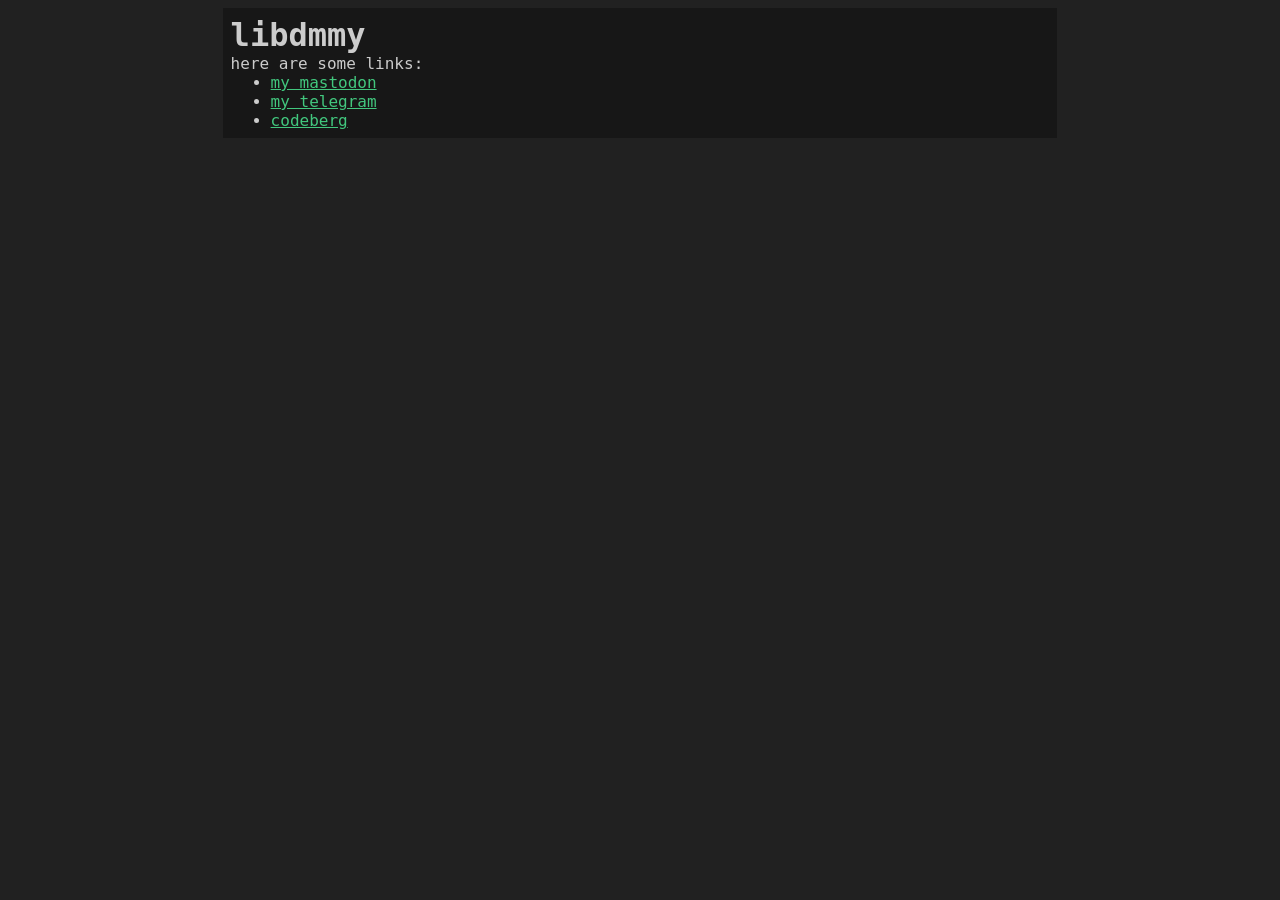
<file: index.html>
<!DOCTYPE html>
<html lang="en">

<head>
    <meta charset="UTF-8">
    <meta name="viewport" content="width=device-width, initial-scale=1.0">
    <meta name="darkreader-lock">

    <title>libdmmy's cool website</title>

    <style>
        body {
            background-color: #212121;
            color: #ccc;
            font-family: 'JetBrains Mono', monospace;
            src: url('jb.ttf');
            font-size: 16px;
        }

        h2 { 
            margin-top: 0;
            margin-bottom: 0;
            font-size: 32px;
        }

        ul {
            margin-top: 0;
            margin-bottom: 0;
        }

        a:link { color: #42c77e; }
        a:visited { color: #42c77e; }

        .root-box {
            background-color: #00000050;
            padding: 8px;
            max-width: 85ch;

            margin: 0 auto;
        }
    </style>
</head>

<body>
    <div class="root-box">
        <h2>libdmmy</h2>
        <div>here are some links:</div>

        <ul>
            <li><a rel="me" href="https://mastodon.social/@libdmmy">my mastodon</a></li>
            <li><a rel="me" href="https://t.me/libdmmy">my telegram</a></li>
            <li><a rel="me" href="https://codeberg.org/libdmmy">codeberg</a></li>
        </ul>
    </div>
</body>

</html>
</file>
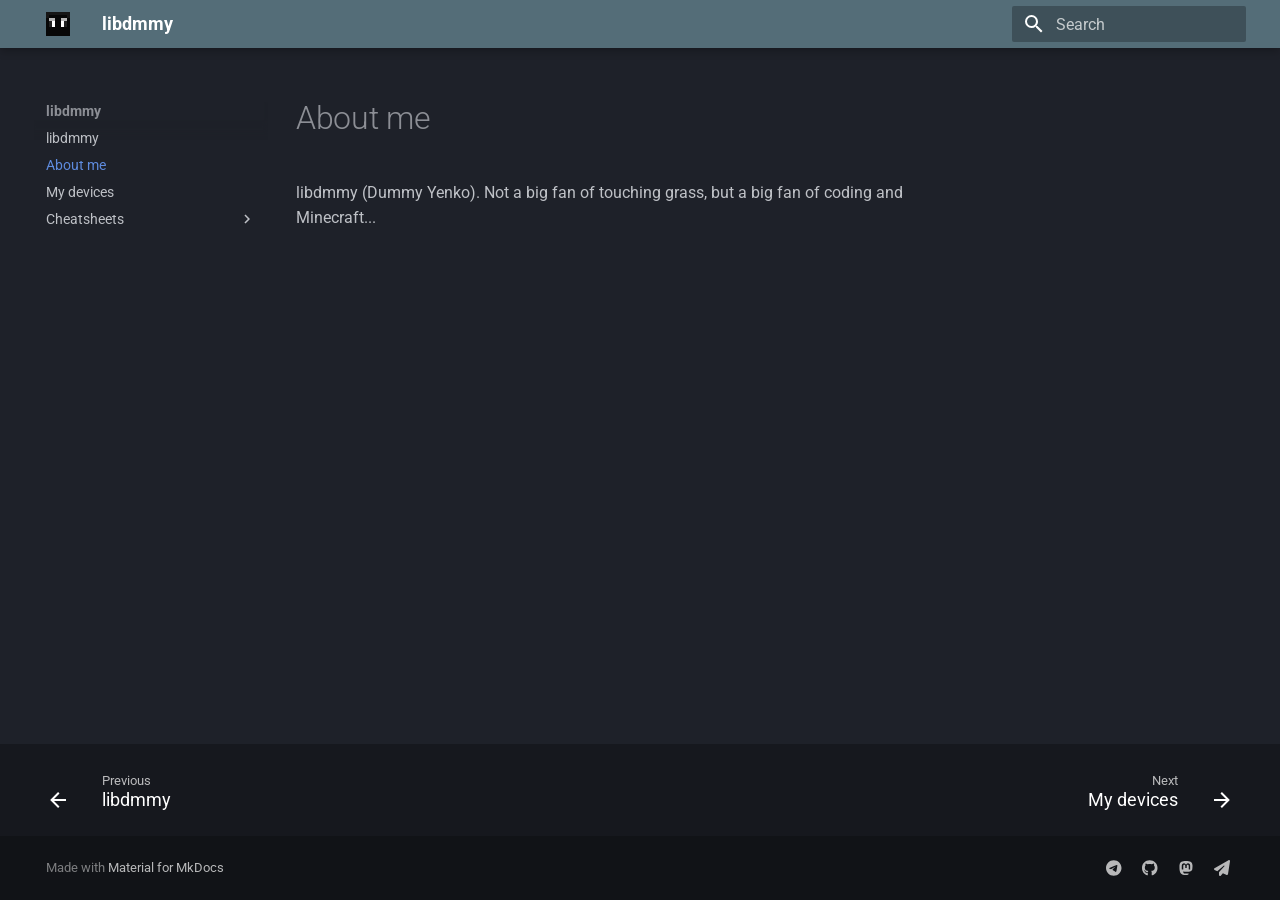
<file: biography/index.html>
<!doctype html>
<html lang="en" class="no-js">
  <head>
    
      <meta charset="utf-8">
      <meta name="viewport" content="width=device-width,initial-scale=1">
      
      
      
        <link rel="canonical" href="https://libdmmy.github.io/biography/">
      
      
        <link rel="prev" href="..">
      
      
        <link rel="next" href="../devices/">
      
      
      <link rel="icon" href="../assets/face.svg">
      <meta name="generator" content="mkdocs-1.6.1, mkdocs-material-9.6.15">
    
    
      
        <title>About me - libdmmy</title>
      
    
    
      <link rel="stylesheet" href="../assets/stylesheets/main.342714a4.min.css">
      
        
        <link rel="stylesheet" href="../assets/stylesheets/palette.06af60db.min.css">
      
      


    
    
      
    
    
      
        
        
        <link rel="preconnect" href="https://fonts.gstatic.com" crossorigin>
        <link rel="stylesheet" href="https://fonts.googleapis.com/css?family=Roboto:300,300i,400,400i,700,700i%7CRoboto+Mono:400,400i,700,700i&display=fallback">
        <style>:root{--md-text-font:"Roboto";--md-code-font:"Roboto Mono"}</style>
      
    
    
    <script>__md_scope=new URL("..",location),__md_hash=e=>[...e].reduce(((e,_)=>(e<<5)-e+_.charCodeAt(0)),0),__md_get=(e,_=localStorage,t=__md_scope)=>JSON.parse(_.getItem(t.pathname+"."+e)),__md_set=(e,_,t=localStorage,a=__md_scope)=>{try{t.setItem(a.pathname+"."+e,JSON.stringify(_))}catch(e){}}</script>
    
      

    
    
    
  </head>
  
  
    
    
    
    
    
    <body dir="ltr" data-md-color-scheme="slate" data-md-color-primary="blue-grey" data-md-color-accent="green">
  
    
    <input class="md-toggle" data-md-toggle="drawer" type="checkbox" id="__drawer" autocomplete="off">
    <input class="md-toggle" data-md-toggle="search" type="checkbox" id="__search" autocomplete="off">
    <label class="md-overlay" for="__drawer"></label>
    <div data-md-component="skip">
      
        
        <a href="#about-me" class="md-skip">
          Skip to content
        </a>
      
    </div>
    <div data-md-component="announce">
      
    </div>
    
    
      

  

<header class="md-header md-header--shadow" data-md-component="header">
  <nav class="md-header__inner md-grid" aria-label="Header">
    <a href=".." title="libdmmy" class="md-header__button md-logo" aria-label="libdmmy" data-md-component="logo">
      
  <img src="../assets/face.svg" alt="logo">

    </a>
    <label class="md-header__button md-icon" for="__drawer">
      
      <svg xmlns="http://www.w3.org/2000/svg" viewBox="0 0 24 24"><path d="M3 6h18v2H3zm0 5h18v2H3zm0 5h18v2H3z"/></svg>
    </label>
    <div class="md-header__title" data-md-component="header-title">
      <div class="md-header__ellipsis">
        <div class="md-header__topic">
          <span class="md-ellipsis">
            libdmmy
          </span>
        </div>
        <div class="md-header__topic" data-md-component="header-topic">
          <span class="md-ellipsis">
            
              About me
            
          </span>
        </div>
      </div>
    </div>
    
      
    
    
    
    
      
      
        <label class="md-header__button md-icon" for="__search">
          
          <svg xmlns="http://www.w3.org/2000/svg" viewBox="0 0 24 24"><path d="M9.5 3A6.5 6.5 0 0 1 16 9.5c0 1.61-.59 3.09-1.56 4.23l.27.27h.79l5 5-1.5 1.5-5-5v-.79l-.27-.27A6.52 6.52 0 0 1 9.5 16 6.5 6.5 0 0 1 3 9.5 6.5 6.5 0 0 1 9.5 3m0 2C7 5 5 7 5 9.5S7 14 9.5 14 14 12 14 9.5 12 5 9.5 5"/></svg>
        </label>
        <div class="md-search" data-md-component="search" role="dialog">
  <label class="md-search__overlay" for="__search"></label>
  <div class="md-search__inner" role="search">
    <form class="md-search__form" name="search">
      <input type="text" class="md-search__input" name="query" aria-label="Search" placeholder="Search" autocapitalize="off" autocorrect="off" autocomplete="off" spellcheck="false" data-md-component="search-query" required>
      <label class="md-search__icon md-icon" for="__search">
        
        <svg xmlns="http://www.w3.org/2000/svg" viewBox="0 0 24 24"><path d="M9.5 3A6.5 6.5 0 0 1 16 9.5c0 1.61-.59 3.09-1.56 4.23l.27.27h.79l5 5-1.5 1.5-5-5v-.79l-.27-.27A6.52 6.52 0 0 1 9.5 16 6.5 6.5 0 0 1 3 9.5 6.5 6.5 0 0 1 9.5 3m0 2C7 5 5 7 5 9.5S7 14 9.5 14 14 12 14 9.5 12 5 9.5 5"/></svg>
        
        <svg xmlns="http://www.w3.org/2000/svg" viewBox="0 0 24 24"><path d="M20 11v2H8l5.5 5.5-1.42 1.42L4.16 12l7.92-7.92L13.5 5.5 8 11z"/></svg>
      </label>
      <nav class="md-search__options" aria-label="Search">
        
        <button type="reset" class="md-search__icon md-icon" title="Clear" aria-label="Clear" tabindex="-1">
          
          <svg xmlns="http://www.w3.org/2000/svg" viewBox="0 0 24 24"><path d="M19 6.41 17.59 5 12 10.59 6.41 5 5 6.41 10.59 12 5 17.59 6.41 19 12 13.41 17.59 19 19 17.59 13.41 12z"/></svg>
        </button>
      </nav>
      
    </form>
    <div class="md-search__output">
      <div class="md-search__scrollwrap" tabindex="0" data-md-scrollfix>
        <div class="md-search-result" data-md-component="search-result">
          <div class="md-search-result__meta">
            Initializing search
          </div>
          <ol class="md-search-result__list" role="presentation"></ol>
        </div>
      </div>
    </div>
  </div>
</div>
      
    
    
  </nav>
  
</header>
    
    <div class="md-container" data-md-component="container">
      
      
        
          
        
      
      <main class="md-main" data-md-component="main">
        <div class="md-main__inner md-grid">
          
            
              
              <div class="md-sidebar md-sidebar--primary" data-md-component="sidebar" data-md-type="navigation" >
                <div class="md-sidebar__scrollwrap">
                  <div class="md-sidebar__inner">
                    



<nav class="md-nav md-nav--primary" aria-label="Navigation" data-md-level="0">
  <label class="md-nav__title" for="__drawer">
    <a href=".." title="libdmmy" class="md-nav__button md-logo" aria-label="libdmmy" data-md-component="logo">
      
  <img src="../assets/face.svg" alt="logo">

    </a>
    libdmmy
  </label>
  
  <ul class="md-nav__list" data-md-scrollfix>
    
      
      
  
  
  
  
    <li class="md-nav__item">
      <a href=".." class="md-nav__link">
        
  
  
  <span class="md-ellipsis">
    libdmmy
    
  </span>
  

      </a>
    </li>
  

    
      
      
  
  
    
  
  
  
    <li class="md-nav__item md-nav__item--active">
      
      <input class="md-nav__toggle md-toggle" type="checkbox" id="__toc">
      
      
        
      
      
      <a href="./" class="md-nav__link md-nav__link--active">
        
  
  
  <span class="md-ellipsis">
    About me
    
  </span>
  

      </a>
      
    </li>
  

    
      
      
  
  
  
  
    <li class="md-nav__item">
      <a href="../devices/" class="md-nav__link">
        
  
  
  <span class="md-ellipsis">
    My devices
    
  </span>
  

      </a>
    </li>
  

    
      
      
  
  
  
  
    
    
    
    
    
    <li class="md-nav__item md-nav__item--nested">
      
        
        
        <input class="md-nav__toggle md-toggle " type="checkbox" id="__nav_4" >
        
          
          <label class="md-nav__link" for="__nav_4" id="__nav_4_label" tabindex="0">
            
  
  
  <span class="md-ellipsis">
    Cheatsheets
    
  </span>
  

            <span class="md-nav__icon md-icon"></span>
          </label>
        
        <nav class="md-nav" data-md-level="1" aria-labelledby="__nav_4_label" aria-expanded="false">
          <label class="md-nav__title" for="__nav_4">
            <span class="md-nav__icon md-icon"></span>
            Cheatsheets
          </label>
          <ul class="md-nav__list" data-md-scrollfix>
            
              
                
  
  
  
  
    <li class="md-nav__item">
      <a href="../Cheatsheets/markdown/" class="md-nav__link">
        
  
  
  <span class="md-ellipsis">
    markdown
    
  </span>
  

      </a>
    </li>
  

              
            
              
                
  
  
  
  
    <li class="md-nav__item">
      <a href="../Cheatsheets/python/" class="md-nav__link">
        
  
  
  <span class="md-ellipsis">
    Python snippets
    
  </span>
  

      </a>
    </li>
  

              
            
              
                
  
  
  
  
    <li class="md-nav__item">
      <a href="../Cheatsheets/sqlite/" class="md-nav__link">
        
  
  
  <span class="md-ellipsis">
    sqlite
    
  </span>
  

      </a>
    </li>
  

              
            
              
                
  
  
  
  
    <li class="md-nav__item">
      <a href="../Cheatsheets/tmux/" class="md-nav__link">
        
  
  
  <span class="md-ellipsis">
    tmux
    
  </span>
  

      </a>
    </li>
  

              
            
          </ul>
        </nav>
      
    </li>
  

    
  </ul>
</nav>
                  </div>
                </div>
              </div>
            
            
              
              <div class="md-sidebar md-sidebar--secondary" data-md-component="sidebar" data-md-type="toc" >
                <div class="md-sidebar__scrollwrap">
                  <div class="md-sidebar__inner">
                    

<nav class="md-nav md-nav--secondary" aria-label="Table of contents">
  
  
  
    
  
  
</nav>
                  </div>
                </div>
              </div>
            
          
          
            <div class="md-content" data-md-component="content">
              <article class="md-content__inner md-typeset">
                
                  



<h1 id="about-me">About me</h1>
<p>libdmmy (Dummy Yenko). Not a big fan of touching grass, but a big fan of coding and Minecraft...</p>












                
              </article>
            </div>
          
          
<script>var target=document.getElementById(location.hash.slice(1));target&&target.name&&(target.checked=target.name.startsWith("__tabbed_"))</script>
        </div>
        
      </main>
      
        <footer class="md-footer">
  
    
      
      <nav class="md-footer__inner md-grid" aria-label="Footer" >
        
          
          <a href=".." class="md-footer__link md-footer__link--prev" aria-label="Previous: libdmmy">
            <div class="md-footer__button md-icon">
              
              <svg xmlns="http://www.w3.org/2000/svg" viewBox="0 0 24 24"><path d="M20 11v2H8l5.5 5.5-1.42 1.42L4.16 12l7.92-7.92L13.5 5.5 8 11z"/></svg>
            </div>
            <div class="md-footer__title">
              <span class="md-footer__direction">
                Previous
              </span>
              <div class="md-ellipsis">
                libdmmy
              </div>
            </div>
          </a>
        
        
          
          <a href="../devices/" class="md-footer__link md-footer__link--next" aria-label="Next: My devices">
            <div class="md-footer__title">
              <span class="md-footer__direction">
                Next
              </span>
              <div class="md-ellipsis">
                My devices
              </div>
            </div>
            <div class="md-footer__button md-icon">
              
              <svg xmlns="http://www.w3.org/2000/svg" viewBox="0 0 24 24"><path d="M4 11v2h12l-5.5 5.5 1.42 1.42L19.84 12l-7.92-7.92L10.5 5.5 16 11z"/></svg>
            </div>
          </a>
        
      </nav>
    
  
  <div class="md-footer-meta md-typeset">
    <div class="md-footer-meta__inner md-grid">
      <div class="md-copyright">
  
  
    Made with
    <a href="https://squidfunk.github.io/mkdocs-material/" target="_blank" rel="noopener">
      Material for MkDocs
    </a>
  
</div>
      
        <div class="md-social">
  
    
    
    
    
      
      
    
    <a href="https://t.me/libdmmy" target="_blank" rel="noopener" title="t.me" class="md-social__link">
      <svg xmlns="http://www.w3.org/2000/svg" viewBox="0 0 496 512"><!--! Font Awesome Free 6.7.2 by @fontawesome - https://fontawesome.com License - https://fontawesome.com/license/free (Icons: CC BY 4.0, Fonts: SIL OFL 1.1, Code: MIT License) Copyright 2024 Fonticons, Inc.--><path d="M248 8C111.033 8 0 119.033 0 256s111.033 248 248 248 248-111.033 248-248S384.967 8 248 8m114.952 168.66c-3.732 39.215-19.881 134.378-28.1 178.3-3.476 18.584-10.322 24.816-16.948 25.425-14.4 1.326-25.338-9.517-39.287-18.661-21.827-14.308-34.158-23.215-55.346-37.177-24.485-16.135-8.612-25 5.342-39.5 3.652-3.793 67.107-61.51 68.335-66.746.153-.655.3-3.1-1.154-4.384s-3.59-.849-5.135-.5q-3.283.746-104.608 69.142-14.845 10.194-26.894 9.934c-8.855-.191-25.888-5.006-38.551-9.123-15.531-5.048-27.875-7.717-26.8-16.291q.84-6.7 18.45-13.7 108.446-47.248 144.628-62.3c68.872-28.647 83.183-33.623 92.511-33.789 2.052-.034 6.639.474 9.61 2.885a10.45 10.45 0 0 1 3.53 6.716 43.8 43.8 0 0 1 .417 9.769"/></svg>
    </a>
  
    
    
    
    
      
      
    
    <a href="https://github.com/libdmmy" target="_blank" rel="noopener" title="github.com" class="md-social__link">
      <svg xmlns="http://www.w3.org/2000/svg" viewBox="0 0 496 512"><!--! Font Awesome Free 6.7.2 by @fontawesome - https://fontawesome.com License - https://fontawesome.com/license/free (Icons: CC BY 4.0, Fonts: SIL OFL 1.1, Code: MIT License) Copyright 2024 Fonticons, Inc.--><path d="M165.9 397.4c0 2-2.3 3.6-5.2 3.6-3.3.3-5.6-1.3-5.6-3.6 0-2 2.3-3.6 5.2-3.6 3-.3 5.6 1.3 5.6 3.6m-31.1-4.5c-.7 2 1.3 4.3 4.3 4.9 2.6 1 5.6 0 6.2-2s-1.3-4.3-4.3-5.2c-2.6-.7-5.5.3-6.2 2.3m44.2-1.7c-2.9.7-4.9 2.6-4.6 4.9.3 2 2.9 3.3 5.9 2.6 2.9-.7 4.9-2.6 4.6-4.6-.3-1.9-3-3.2-5.9-2.9M244.8 8C106.1 8 0 113.3 0 252c0 110.9 69.8 205.8 169.5 239.2 12.8 2.3 17.3-5.6 17.3-12.1 0-6.2-.3-40.4-.3-61.4 0 0-70 15-84.7-29.8 0 0-11.4-29.1-27.8-36.6 0 0-22.9-15.7 1.6-15.4 0 0 24.9 2 38.6 25.8 21.9 38.6 58.6 27.5 72.9 20.9 2.3-16 8.8-27.1 16-33.7-55.9-6.2-112.3-14.3-112.3-110.5 0-27.5 7.6-41.3 23.6-58.9-2.6-6.5-11.1-33.3 2.6-67.9 20.9-6.5 69 27 69 27 20-5.6 41.5-8.5 62.8-8.5s42.8 2.9 62.8 8.5c0 0 48.1-33.6 69-27 13.7 34.7 5.2 61.4 2.6 67.9 16 17.7 25.8 31.5 25.8 58.9 0 96.5-58.9 104.2-114.8 110.5 9.2 7.9 17 22.9 17 46.4 0 33.7-.3 75.4-.3 83.6 0 6.5 4.6 14.4 17.3 12.1C428.2 457.8 496 362.9 496 252 496 113.3 383.5 8 244.8 8M97.2 352.9c-1.3 1-1 3.3.7 5.2 1.6 1.6 3.9 2.3 5.2 1 1.3-1 1-3.3-.7-5.2-1.6-1.6-3.9-2.3-5.2-1m-10.8-8.1c-.7 1.3.3 2.9 2.3 3.9 1.6 1 3.6.7 4.3-.7.7-1.3-.3-2.9-2.3-3.9-2-.6-3.6-.3-4.3.7m32.4 35.6c-1.6 1.3-1 4.3 1.3 6.2 2.3 2.3 5.2 2.6 6.5 1 1.3-1.3.7-4.3-1.3-6.2-2.2-2.3-5.2-2.6-6.5-1m-11.4-14.7c-1.6 1-1.6 3.6 0 5.9s4.3 3.3 5.6 2.3c1.6-1.3 1.6-3.9 0-6.2-1.4-2.3-4-3.3-5.6-2"/></svg>
    </a>
  
    
    
      
    
    
    
      
      
    
    <a href="https://mastodon.social/@itsdummybot" target="_blank" rel="noopener me" title="mastodon.social" class="md-social__link">
      <svg xmlns="http://www.w3.org/2000/svg" viewBox="0 0 448 512"><!--! Font Awesome Free 6.7.2 by @fontawesome - https://fontawesome.com License - https://fontawesome.com/license/free (Icons: CC BY 4.0, Fonts: SIL OFL 1.1, Code: MIT License) Copyright 2024 Fonticons, Inc.--><path d="M433 179.11c0-97.2-63.71-125.7-63.71-125.7-62.52-28.7-228.56-28.4-290.48 0 0 0-63.72 28.5-63.72 125.7 0 115.7-6.6 259.4 105.63 289.1 40.51 10.7 75.32 13 103.33 11.4 50.81-2.8 79.32-18.1 79.32-18.1l-1.7-36.9s-36.31 11.4-77.12 10.1c-40.41-1.4-83-4.4-89.63-54a102.5 102.5 0 0 1-.9-13.9c85.63 20.9 158.65 9.1 178.75 6.7 56.12-6.7 105-41.3 111.23-72.9 9.8-49.8 9-121.5 9-121.5m-75.12 125.2h-46.63v-114.2c0-49.7-64-51.6-64 6.9v62.5h-46.33V197c0-58.5-64-56.6-64-6.9v114.2H90.19c0-122.1-5.2-147.9 18.41-175 25.9-28.9 79.82-30.8 103.83 6.1l11.6 19.5 11.6-19.5c24.11-37.1 78.12-34.8 103.83-6.1 23.71 27.3 18.4 53 18.4 175z"/></svg>
    </a>
  
    
    
    
    
    <a href="mailto:itsdummybot@gmail.com" target="_blank" rel="noopener" title="" class="md-social__link">
      <svg xmlns="http://www.w3.org/2000/svg" viewBox="0 0 512 512"><!--! Font Awesome Free 6.7.2 by @fontawesome - https://fontawesome.com License - https://fontawesome.com/license/free (Icons: CC BY 4.0, Fonts: SIL OFL 1.1, Code: MIT License) Copyright 2024 Fonticons, Inc.--><path d="M498.1 5.6c10.1 7 15.4 19.1 13.5 31.2l-64 416c-1.5 9.7-7.4 18.2-16 23s-18.9 5.4-28 1.6L284 427.7l-68.5 74.1c-8.9 9.7-22.9 12.9-35.2 8.1S160 493.2 160 480v-83.6c0-4 1.5-7.8 4.2-10.8l167.6-182.8c5.8-6.3 5.6-16-.4-22s-15.7-6.4-22-.7L106 360.8l-88.3-44.2C7.1 311.3.3 300.7 0 288.9s5.9-22.8 16.1-28.7l448-256c10.7-6.1 23.9-5.5 34 1.4"/></svg>
    </a>
  
</div>
      
    </div>
  </div>
</footer>
      
    </div>
    <div class="md-dialog" data-md-component="dialog">
      <div class="md-dialog__inner md-typeset"></div>
    </div>
    
    
    
      
      <script id="__config" type="application/json">{"base": "..", "features": ["navigation.footer", "navigation.instant", "content.code.copy"], "search": "../assets/javascripts/workers/search.d50fe291.min.js", "tags": null, "translations": {"clipboard.copied": "Copied to clipboard", "clipboard.copy": "Copy to clipboard", "search.result.more.one": "1 more on this page", "search.result.more.other": "# more on this page", "search.result.none": "No matching documents", "search.result.one": "1 matching document", "search.result.other": "# matching documents", "search.result.placeholder": "Type to start searching", "search.result.term.missing": "Missing", "select.version": "Select version"}, "version": null}</script>
    
    
      <script src="../assets/javascripts/bundle.56ea9cef.min.js"></script>
      
    
  </body>
</html>
</file>
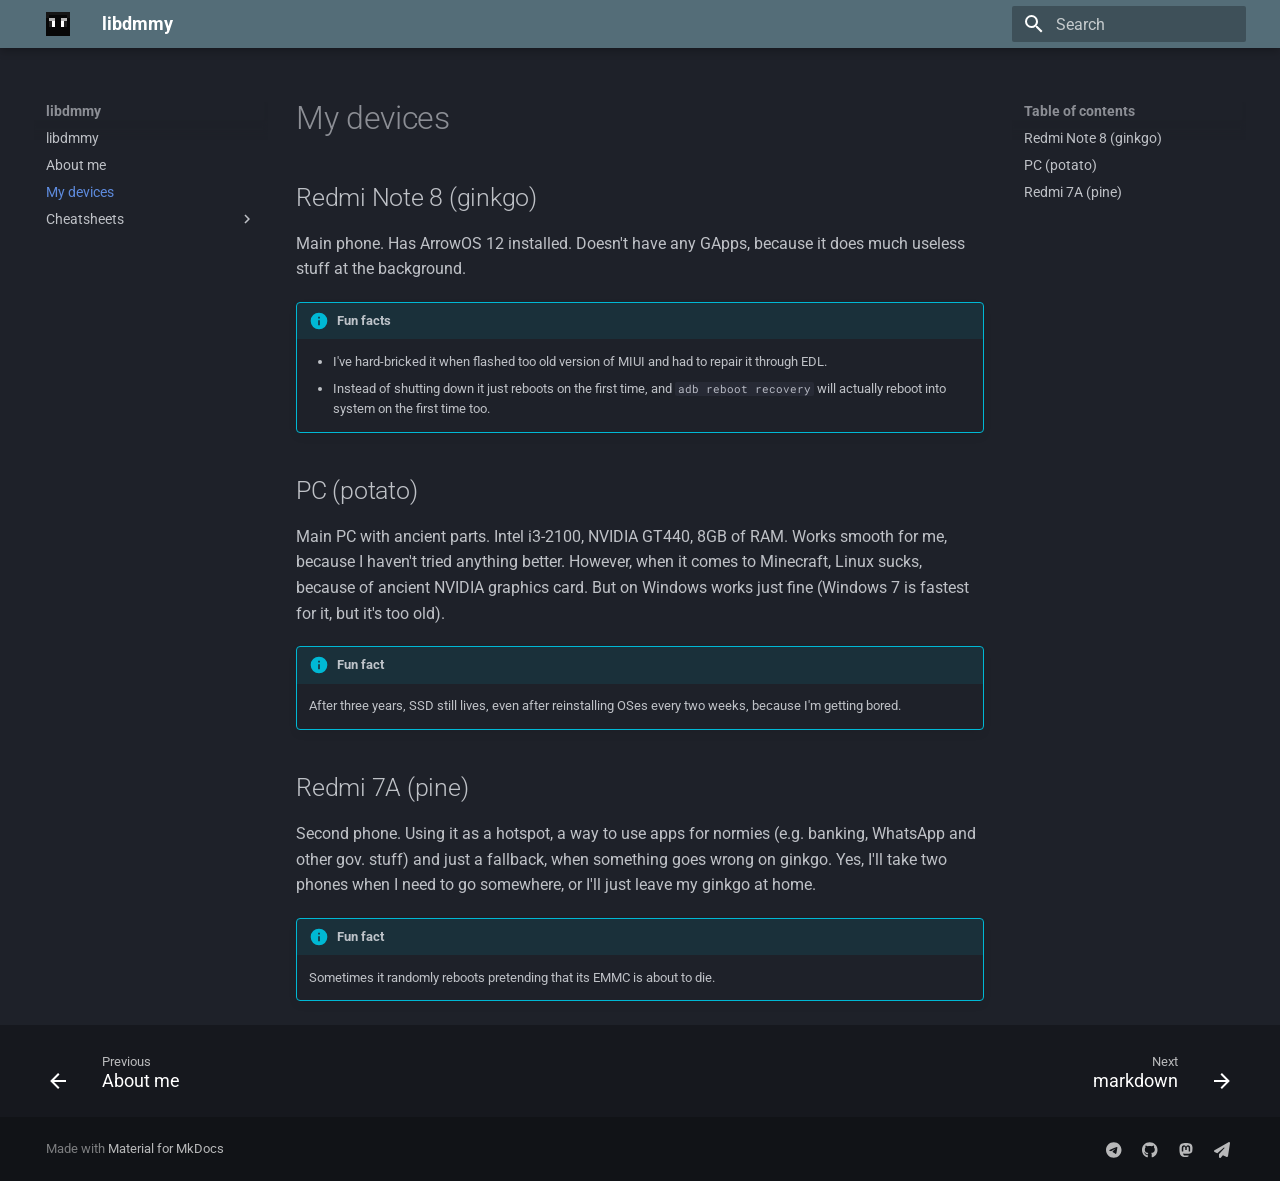
<file: devices/index.html>
<!doctype html>
<html lang="en" class="no-js">
  <head>
    
      <meta charset="utf-8">
      <meta name="viewport" content="width=device-width,initial-scale=1">
      
      
      
        <link rel="canonical" href="https://libdmmy.github.io/devices/">
      
      
        <link rel="prev" href="../biography/">
      
      
        <link rel="next" href="../Cheatsheets/markdown/">
      
      
      <link rel="icon" href="../assets/face.svg">
      <meta name="generator" content="mkdocs-1.6.1, mkdocs-material-9.6.15">
    
    
      
        <title>My devices - libdmmy</title>
      
    
    
      <link rel="stylesheet" href="../assets/stylesheets/main.342714a4.min.css">
      
        
        <link rel="stylesheet" href="../assets/stylesheets/palette.06af60db.min.css">
      
      


    
    
      
    
    
      
        
        
        <link rel="preconnect" href="https://fonts.gstatic.com" crossorigin>
        <link rel="stylesheet" href="https://fonts.googleapis.com/css?family=Roboto:300,300i,400,400i,700,700i%7CRoboto+Mono:400,400i,700,700i&display=fallback">
        <style>:root{--md-text-font:"Roboto";--md-code-font:"Roboto Mono"}</style>
      
    
    
    <script>__md_scope=new URL("..",location),__md_hash=e=>[...e].reduce(((e,_)=>(e<<5)-e+_.charCodeAt(0)),0),__md_get=(e,_=localStorage,t=__md_scope)=>JSON.parse(_.getItem(t.pathname+"."+e)),__md_set=(e,_,t=localStorage,a=__md_scope)=>{try{t.setItem(a.pathname+"."+e,JSON.stringify(_))}catch(e){}}</script>
    
      

    
    
    
  </head>
  
  
    
    
    
    
    
    <body dir="ltr" data-md-color-scheme="slate" data-md-color-primary="blue-grey" data-md-color-accent="green">
  
    
    <input class="md-toggle" data-md-toggle="drawer" type="checkbox" id="__drawer" autocomplete="off">
    <input class="md-toggle" data-md-toggle="search" type="checkbox" id="__search" autocomplete="off">
    <label class="md-overlay" for="__drawer"></label>
    <div data-md-component="skip">
      
        
        <a href="#my-devices" class="md-skip">
          Skip to content
        </a>
      
    </div>
    <div data-md-component="announce">
      
    </div>
    
    
      

  

<header class="md-header md-header--shadow" data-md-component="header">
  <nav class="md-header__inner md-grid" aria-label="Header">
    <a href=".." title="libdmmy" class="md-header__button md-logo" aria-label="libdmmy" data-md-component="logo">
      
  <img src="../assets/face.svg" alt="logo">

    </a>
    <label class="md-header__button md-icon" for="__drawer">
      
      <svg xmlns="http://www.w3.org/2000/svg" viewBox="0 0 24 24"><path d="M3 6h18v2H3zm0 5h18v2H3zm0 5h18v2H3z"/></svg>
    </label>
    <div class="md-header__title" data-md-component="header-title">
      <div class="md-header__ellipsis">
        <div class="md-header__topic">
          <span class="md-ellipsis">
            libdmmy
          </span>
        </div>
        <div class="md-header__topic" data-md-component="header-topic">
          <span class="md-ellipsis">
            
              My devices
            
          </span>
        </div>
      </div>
    </div>
    
      
    
    
    
    
      
      
        <label class="md-header__button md-icon" for="__search">
          
          <svg xmlns="http://www.w3.org/2000/svg" viewBox="0 0 24 24"><path d="M9.5 3A6.5 6.5 0 0 1 16 9.5c0 1.61-.59 3.09-1.56 4.23l.27.27h.79l5 5-1.5 1.5-5-5v-.79l-.27-.27A6.52 6.52 0 0 1 9.5 16 6.5 6.5 0 0 1 3 9.5 6.5 6.5 0 0 1 9.5 3m0 2C7 5 5 7 5 9.5S7 14 9.5 14 14 12 14 9.5 12 5 9.5 5"/></svg>
        </label>
        <div class="md-search" data-md-component="search" role="dialog">
  <label class="md-search__overlay" for="__search"></label>
  <div class="md-search__inner" role="search">
    <form class="md-search__form" name="search">
      <input type="text" class="md-search__input" name="query" aria-label="Search" placeholder="Search" autocapitalize="off" autocorrect="off" autocomplete="off" spellcheck="false" data-md-component="search-query" required>
      <label class="md-search__icon md-icon" for="__search">
        
        <svg xmlns="http://www.w3.org/2000/svg" viewBox="0 0 24 24"><path d="M9.5 3A6.5 6.5 0 0 1 16 9.5c0 1.61-.59 3.09-1.56 4.23l.27.27h.79l5 5-1.5 1.5-5-5v-.79l-.27-.27A6.52 6.52 0 0 1 9.5 16 6.5 6.5 0 0 1 3 9.5 6.5 6.5 0 0 1 9.5 3m0 2C7 5 5 7 5 9.5S7 14 9.5 14 14 12 14 9.5 12 5 9.5 5"/></svg>
        
        <svg xmlns="http://www.w3.org/2000/svg" viewBox="0 0 24 24"><path d="M20 11v2H8l5.5 5.5-1.42 1.42L4.16 12l7.92-7.92L13.5 5.5 8 11z"/></svg>
      </label>
      <nav class="md-search__options" aria-label="Search">
        
        <button type="reset" class="md-search__icon md-icon" title="Clear" aria-label="Clear" tabindex="-1">
          
          <svg xmlns="http://www.w3.org/2000/svg" viewBox="0 0 24 24"><path d="M19 6.41 17.59 5 12 10.59 6.41 5 5 6.41 10.59 12 5 17.59 6.41 19 12 13.41 17.59 19 19 17.59 13.41 12z"/></svg>
        </button>
      </nav>
      
    </form>
    <div class="md-search__output">
      <div class="md-search__scrollwrap" tabindex="0" data-md-scrollfix>
        <div class="md-search-result" data-md-component="search-result">
          <div class="md-search-result__meta">
            Initializing search
          </div>
          <ol class="md-search-result__list" role="presentation"></ol>
        </div>
      </div>
    </div>
  </div>
</div>
      
    
    
  </nav>
  
</header>
    
    <div class="md-container" data-md-component="container">
      
      
        
          
        
      
      <main class="md-main" data-md-component="main">
        <div class="md-main__inner md-grid">
          
            
              
              <div class="md-sidebar md-sidebar--primary" data-md-component="sidebar" data-md-type="navigation" >
                <div class="md-sidebar__scrollwrap">
                  <div class="md-sidebar__inner">
                    



<nav class="md-nav md-nav--primary" aria-label="Navigation" data-md-level="0">
  <label class="md-nav__title" for="__drawer">
    <a href=".." title="libdmmy" class="md-nav__button md-logo" aria-label="libdmmy" data-md-component="logo">
      
  <img src="../assets/face.svg" alt="logo">

    </a>
    libdmmy
  </label>
  
  <ul class="md-nav__list" data-md-scrollfix>
    
      
      
  
  
  
  
    <li class="md-nav__item">
      <a href=".." class="md-nav__link">
        
  
  
  <span class="md-ellipsis">
    libdmmy
    
  </span>
  

      </a>
    </li>
  

    
      
      
  
  
  
  
    <li class="md-nav__item">
      <a href="../biography/" class="md-nav__link">
        
  
  
  <span class="md-ellipsis">
    About me
    
  </span>
  

      </a>
    </li>
  

    
      
      
  
  
    
  
  
  
    <li class="md-nav__item md-nav__item--active">
      
      <input class="md-nav__toggle md-toggle" type="checkbox" id="__toc">
      
      
        
      
      
        <label class="md-nav__link md-nav__link--active" for="__toc">
          
  
  
  <span class="md-ellipsis">
    My devices
    
  </span>
  

          <span class="md-nav__icon md-icon"></span>
        </label>
      
      <a href="./" class="md-nav__link md-nav__link--active">
        
  
  
  <span class="md-ellipsis">
    My devices
    
  </span>
  

      </a>
      
        

<nav class="md-nav md-nav--secondary" aria-label="Table of contents">
  
  
  
    
  
  
    <label class="md-nav__title" for="__toc">
      <span class="md-nav__icon md-icon"></span>
      Table of contents
    </label>
    <ul class="md-nav__list" data-md-component="toc" data-md-scrollfix>
      
        <li class="md-nav__item">
  <a href="#redmi-note-8-ginkgo" class="md-nav__link">
    <span class="md-ellipsis">
      Redmi Note 8 (ginkgo)
    </span>
  </a>
  
</li>
      
        <li class="md-nav__item">
  <a href="#pc-potato" class="md-nav__link">
    <span class="md-ellipsis">
      PC (potato)
    </span>
  </a>
  
</li>
      
        <li class="md-nav__item">
  <a href="#redmi-7a-pine" class="md-nav__link">
    <span class="md-ellipsis">
      Redmi 7A (pine)
    </span>
  </a>
  
</li>
      
    </ul>
  
</nav>
      
    </li>
  

    
      
      
  
  
  
  
    
    
    
    
    
    <li class="md-nav__item md-nav__item--nested">
      
        
        
        <input class="md-nav__toggle md-toggle " type="checkbox" id="__nav_4" >
        
          
          <label class="md-nav__link" for="__nav_4" id="__nav_4_label" tabindex="0">
            
  
  
  <span class="md-ellipsis">
    Cheatsheets
    
  </span>
  

            <span class="md-nav__icon md-icon"></span>
          </label>
        
        <nav class="md-nav" data-md-level="1" aria-labelledby="__nav_4_label" aria-expanded="false">
          <label class="md-nav__title" for="__nav_4">
            <span class="md-nav__icon md-icon"></span>
            Cheatsheets
          </label>
          <ul class="md-nav__list" data-md-scrollfix>
            
              
                
  
  
  
  
    <li class="md-nav__item">
      <a href="../Cheatsheets/markdown/" class="md-nav__link">
        
  
  
  <span class="md-ellipsis">
    markdown
    
  </span>
  

      </a>
    </li>
  

              
            
              
                
  
  
  
  
    <li class="md-nav__item">
      <a href="../Cheatsheets/python/" class="md-nav__link">
        
  
  
  <span class="md-ellipsis">
    Python snippets
    
  </span>
  

      </a>
    </li>
  

              
            
              
                
  
  
  
  
    <li class="md-nav__item">
      <a href="../Cheatsheets/sqlite/" class="md-nav__link">
        
  
  
  <span class="md-ellipsis">
    sqlite
    
  </span>
  

      </a>
    </li>
  

              
            
              
                
  
  
  
  
    <li class="md-nav__item">
      <a href="../Cheatsheets/tmux/" class="md-nav__link">
        
  
  
  <span class="md-ellipsis">
    tmux
    
  </span>
  

      </a>
    </li>
  

              
            
          </ul>
        </nav>
      
    </li>
  

    
  </ul>
</nav>
                  </div>
                </div>
              </div>
            
            
              
              <div class="md-sidebar md-sidebar--secondary" data-md-component="sidebar" data-md-type="toc" >
                <div class="md-sidebar__scrollwrap">
                  <div class="md-sidebar__inner">
                    

<nav class="md-nav md-nav--secondary" aria-label="Table of contents">
  
  
  
    
  
  
    <label class="md-nav__title" for="__toc">
      <span class="md-nav__icon md-icon"></span>
      Table of contents
    </label>
    <ul class="md-nav__list" data-md-component="toc" data-md-scrollfix>
      
        <li class="md-nav__item">
  <a href="#redmi-note-8-ginkgo" class="md-nav__link">
    <span class="md-ellipsis">
      Redmi Note 8 (ginkgo)
    </span>
  </a>
  
</li>
      
        <li class="md-nav__item">
  <a href="#pc-potato" class="md-nav__link">
    <span class="md-ellipsis">
      PC (potato)
    </span>
  </a>
  
</li>
      
        <li class="md-nav__item">
  <a href="#redmi-7a-pine" class="md-nav__link">
    <span class="md-ellipsis">
      Redmi 7A (pine)
    </span>
  </a>
  
</li>
      
    </ul>
  
</nav>
                  </div>
                </div>
              </div>
            
          
          
            <div class="md-content" data-md-component="content">
              <article class="md-content__inner md-typeset">
                
                  



<h1 id="my-devices">My devices</h1>
<h2 id="redmi-note-8-ginkgo">Redmi Note 8 (ginkgo)</h2>
<p>Main phone. Has ArrowOS 12 installed. Doesn't have any GApps, because it does much useless stuff at the background.</p>
<div class="admonition info">
<p class="admonition-title">Fun facts</p>
<ul>
<li>I've hard-bricked it when flashed too old version of MIUI and had to repair it through EDL.</li>
<li>Instead of shutting down it just reboots on the first time, and <code>adb reboot recovery</code> will actually reboot into system on the first time too.</li>
</ul>
</div>
<h2 id="pc-potato">PC (potato)</h2>
<p>Main PC with ancient parts. Intel i3-2100, NVIDIA GT440, 8GB of RAM. Works smooth for me, because I haven't tried anything better. However, when it comes to Minecraft, Linux sucks, because of ancient NVIDIA graphics card. But on Windows works just fine (Windows 7 is fastest for it, but it's too old).</p>
<div class="admonition info">
<p class="admonition-title">Fun fact</p>
<p>After three years, SSD still lives, even after reinstalling OSes every two weeks, because I'm getting bored.</p>
</div>
<h2 id="redmi-7a-pine">Redmi 7A (pine)</h2>
<p>Second phone. Using it as a hotspot, a way to use apps for normies (e.g. banking, WhatsApp and other gov. stuff) and just a fallback, when something goes wrong on ginkgo. Yes, I'll take two phones when I need to go somewhere, or I'll just leave my ginkgo at home.</p>
<div class="admonition info">
<p class="admonition-title">Fun fact</p>
<p>Sometimes it randomly reboots pretending that its EMMC is about to die.</p>
</div>












                
              </article>
            </div>
          
          
<script>var target=document.getElementById(location.hash.slice(1));target&&target.name&&(target.checked=target.name.startsWith("__tabbed_"))</script>
        </div>
        
      </main>
      
        <footer class="md-footer">
  
    
      
      <nav class="md-footer__inner md-grid" aria-label="Footer" >
        
          
          <a href="../biography/" class="md-footer__link md-footer__link--prev" aria-label="Previous: About me">
            <div class="md-footer__button md-icon">
              
              <svg xmlns="http://www.w3.org/2000/svg" viewBox="0 0 24 24"><path d="M20 11v2H8l5.5 5.5-1.42 1.42L4.16 12l7.92-7.92L13.5 5.5 8 11z"/></svg>
            </div>
            <div class="md-footer__title">
              <span class="md-footer__direction">
                Previous
              </span>
              <div class="md-ellipsis">
                About me
              </div>
            </div>
          </a>
        
        
          
          <a href="../Cheatsheets/markdown/" class="md-footer__link md-footer__link--next" aria-label="Next: markdown">
            <div class="md-footer__title">
              <span class="md-footer__direction">
                Next
              </span>
              <div class="md-ellipsis">
                markdown
              </div>
            </div>
            <div class="md-footer__button md-icon">
              
              <svg xmlns="http://www.w3.org/2000/svg" viewBox="0 0 24 24"><path d="M4 11v2h12l-5.5 5.5 1.42 1.42L19.84 12l-7.92-7.92L10.5 5.5 16 11z"/></svg>
            </div>
          </a>
        
      </nav>
    
  
  <div class="md-footer-meta md-typeset">
    <div class="md-footer-meta__inner md-grid">
      <div class="md-copyright">
  
  
    Made with
    <a href="https://squidfunk.github.io/mkdocs-material/" target="_blank" rel="noopener">
      Material for MkDocs
    </a>
  
</div>
      
        <div class="md-social">
  
    
    
    
    
      
      
    
    <a href="https://t.me/libdmmy" target="_blank" rel="noopener" title="t.me" class="md-social__link">
      <svg xmlns="http://www.w3.org/2000/svg" viewBox="0 0 496 512"><!--! Font Awesome Free 6.7.2 by @fontawesome - https://fontawesome.com License - https://fontawesome.com/license/free (Icons: CC BY 4.0, Fonts: SIL OFL 1.1, Code: MIT License) Copyright 2024 Fonticons, Inc.--><path d="M248 8C111.033 8 0 119.033 0 256s111.033 248 248 248 248-111.033 248-248S384.967 8 248 8m114.952 168.66c-3.732 39.215-19.881 134.378-28.1 178.3-3.476 18.584-10.322 24.816-16.948 25.425-14.4 1.326-25.338-9.517-39.287-18.661-21.827-14.308-34.158-23.215-55.346-37.177-24.485-16.135-8.612-25 5.342-39.5 3.652-3.793 67.107-61.51 68.335-66.746.153-.655.3-3.1-1.154-4.384s-3.59-.849-5.135-.5q-3.283.746-104.608 69.142-14.845 10.194-26.894 9.934c-8.855-.191-25.888-5.006-38.551-9.123-15.531-5.048-27.875-7.717-26.8-16.291q.84-6.7 18.45-13.7 108.446-47.248 144.628-62.3c68.872-28.647 83.183-33.623 92.511-33.789 2.052-.034 6.639.474 9.61 2.885a10.45 10.45 0 0 1 3.53 6.716 43.8 43.8 0 0 1 .417 9.769"/></svg>
    </a>
  
    
    
    
    
      
      
    
    <a href="https://github.com/libdmmy" target="_blank" rel="noopener" title="github.com" class="md-social__link">
      <svg xmlns="http://www.w3.org/2000/svg" viewBox="0 0 496 512"><!--! Font Awesome Free 6.7.2 by @fontawesome - https://fontawesome.com License - https://fontawesome.com/license/free (Icons: CC BY 4.0, Fonts: SIL OFL 1.1, Code: MIT License) Copyright 2024 Fonticons, Inc.--><path d="M165.9 397.4c0 2-2.3 3.6-5.2 3.6-3.3.3-5.6-1.3-5.6-3.6 0-2 2.3-3.6 5.2-3.6 3-.3 5.6 1.3 5.6 3.6m-31.1-4.5c-.7 2 1.3 4.3 4.3 4.9 2.6 1 5.6 0 6.2-2s-1.3-4.3-4.3-5.2c-2.6-.7-5.5.3-6.2 2.3m44.2-1.7c-2.9.7-4.9 2.6-4.6 4.9.3 2 2.9 3.3 5.9 2.6 2.9-.7 4.9-2.6 4.6-4.6-.3-1.9-3-3.2-5.9-2.9M244.8 8C106.1 8 0 113.3 0 252c0 110.9 69.8 205.8 169.5 239.2 12.8 2.3 17.3-5.6 17.3-12.1 0-6.2-.3-40.4-.3-61.4 0 0-70 15-84.7-29.8 0 0-11.4-29.1-27.8-36.6 0 0-22.9-15.7 1.6-15.4 0 0 24.9 2 38.6 25.8 21.9 38.6 58.6 27.5 72.9 20.9 2.3-16 8.8-27.1 16-33.7-55.9-6.2-112.3-14.3-112.3-110.5 0-27.5 7.6-41.3 23.6-58.9-2.6-6.5-11.1-33.3 2.6-67.9 20.9-6.5 69 27 69 27 20-5.6 41.5-8.5 62.8-8.5s42.8 2.9 62.8 8.5c0 0 48.1-33.6 69-27 13.7 34.7 5.2 61.4 2.6 67.9 16 17.7 25.8 31.5 25.8 58.9 0 96.5-58.9 104.2-114.8 110.5 9.2 7.9 17 22.9 17 46.4 0 33.7-.3 75.4-.3 83.6 0 6.5 4.6 14.4 17.3 12.1C428.2 457.8 496 362.9 496 252 496 113.3 383.5 8 244.8 8M97.2 352.9c-1.3 1-1 3.3.7 5.2 1.6 1.6 3.9 2.3 5.2 1 1.3-1 1-3.3-.7-5.2-1.6-1.6-3.9-2.3-5.2-1m-10.8-8.1c-.7 1.3.3 2.9 2.3 3.9 1.6 1 3.6.7 4.3-.7.7-1.3-.3-2.9-2.3-3.9-2-.6-3.6-.3-4.3.7m32.4 35.6c-1.6 1.3-1 4.3 1.3 6.2 2.3 2.3 5.2 2.6 6.5 1 1.3-1.3.7-4.3-1.3-6.2-2.2-2.3-5.2-2.6-6.5-1m-11.4-14.7c-1.6 1-1.6 3.6 0 5.9s4.3 3.3 5.6 2.3c1.6-1.3 1.6-3.9 0-6.2-1.4-2.3-4-3.3-5.6-2"/></svg>
    </a>
  
    
    
      
    
    
    
      
      
    
    <a href="https://mastodon.social/@itsdummybot" target="_blank" rel="noopener me" title="mastodon.social" class="md-social__link">
      <svg xmlns="http://www.w3.org/2000/svg" viewBox="0 0 448 512"><!--! Font Awesome Free 6.7.2 by @fontawesome - https://fontawesome.com License - https://fontawesome.com/license/free (Icons: CC BY 4.0, Fonts: SIL OFL 1.1, Code: MIT License) Copyright 2024 Fonticons, Inc.--><path d="M433 179.11c0-97.2-63.71-125.7-63.71-125.7-62.52-28.7-228.56-28.4-290.48 0 0 0-63.72 28.5-63.72 125.7 0 115.7-6.6 259.4 105.63 289.1 40.51 10.7 75.32 13 103.33 11.4 50.81-2.8 79.32-18.1 79.32-18.1l-1.7-36.9s-36.31 11.4-77.12 10.1c-40.41-1.4-83-4.4-89.63-54a102.5 102.5 0 0 1-.9-13.9c85.63 20.9 158.65 9.1 178.75 6.7 56.12-6.7 105-41.3 111.23-72.9 9.8-49.8 9-121.5 9-121.5m-75.12 125.2h-46.63v-114.2c0-49.7-64-51.6-64 6.9v62.5h-46.33V197c0-58.5-64-56.6-64-6.9v114.2H90.19c0-122.1-5.2-147.9 18.41-175 25.9-28.9 79.82-30.8 103.83 6.1l11.6 19.5 11.6-19.5c24.11-37.1 78.12-34.8 103.83-6.1 23.71 27.3 18.4 53 18.4 175z"/></svg>
    </a>
  
    
    
    
    
    <a href="mailto:itsdummybot@gmail.com" target="_blank" rel="noopener" title="" class="md-social__link">
      <svg xmlns="http://www.w3.org/2000/svg" viewBox="0 0 512 512"><!--! Font Awesome Free 6.7.2 by @fontawesome - https://fontawesome.com License - https://fontawesome.com/license/free (Icons: CC BY 4.0, Fonts: SIL OFL 1.1, Code: MIT License) Copyright 2024 Fonticons, Inc.--><path d="M498.1 5.6c10.1 7 15.4 19.1 13.5 31.2l-64 416c-1.5 9.7-7.4 18.2-16 23s-18.9 5.4-28 1.6L284 427.7l-68.5 74.1c-8.9 9.7-22.9 12.9-35.2 8.1S160 493.2 160 480v-83.6c0-4 1.5-7.8 4.2-10.8l167.6-182.8c5.8-6.3 5.6-16-.4-22s-15.7-6.4-22-.7L106 360.8l-88.3-44.2C7.1 311.3.3 300.7 0 288.9s5.9-22.8 16.1-28.7l448-256c10.7-6.1 23.9-5.5 34 1.4"/></svg>
    </a>
  
</div>
      
    </div>
  </div>
</footer>
      
    </div>
    <div class="md-dialog" data-md-component="dialog">
      <div class="md-dialog__inner md-typeset"></div>
    </div>
    
    
    
      
      <script id="__config" type="application/json">{"base": "..", "features": ["navigation.footer", "navigation.instant", "content.code.copy"], "search": "../assets/javascripts/workers/search.d50fe291.min.js", "tags": null, "translations": {"clipboard.copied": "Copied to clipboard", "clipboard.copy": "Copy to clipboard", "search.result.more.one": "1 more on this page", "search.result.more.other": "# more on this page", "search.result.none": "No matching documents", "search.result.one": "1 matching document", "search.result.other": "# matching documents", "search.result.placeholder": "Type to start searching", "search.result.term.missing": "Missing", "select.version": "Select version"}, "version": null}</script>
    
    
      <script src="../assets/javascripts/bundle.56ea9cef.min.js"></script>
      
    
  </body>
</html>
</file>
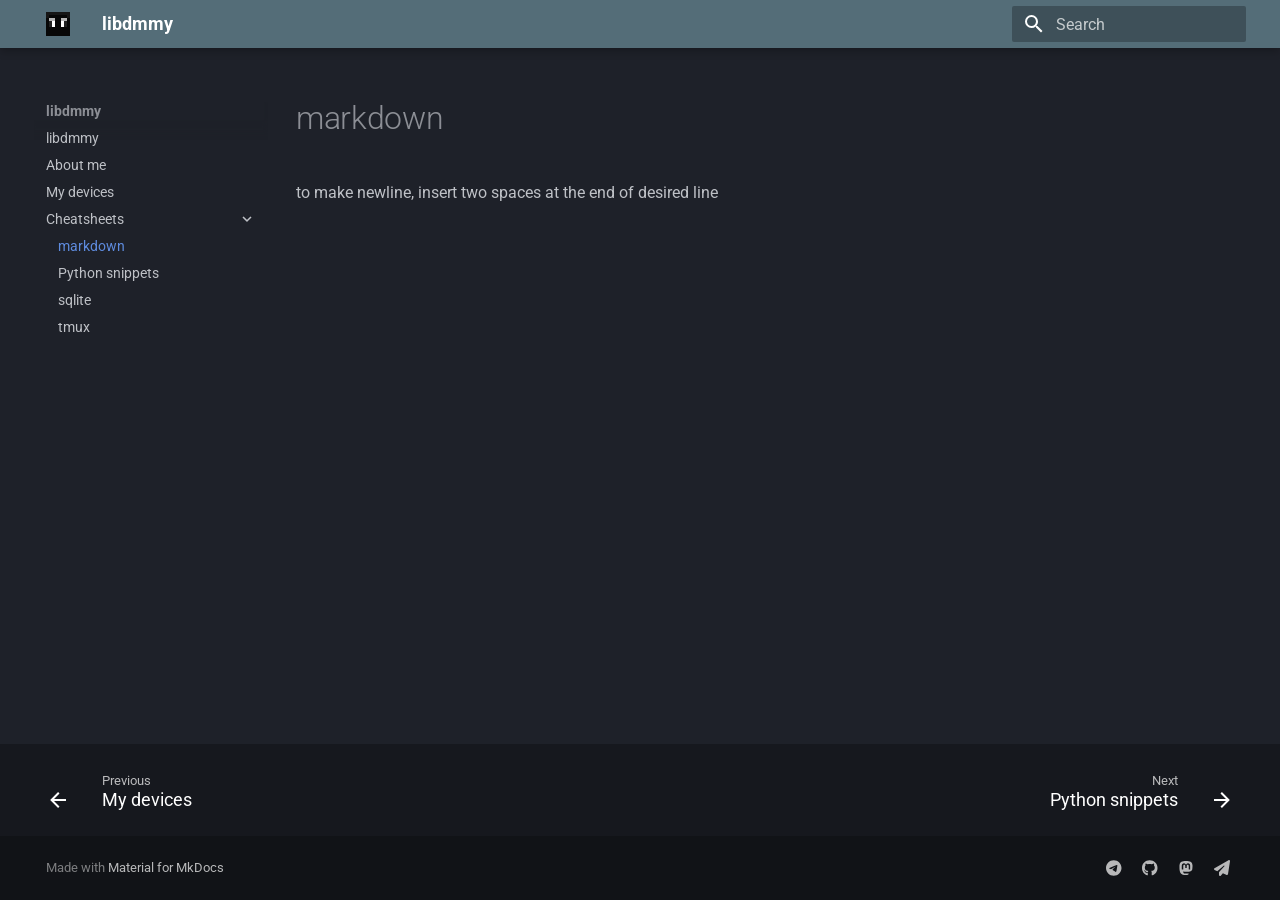
<file: Cheatsheets/markdown/index.html>
<!doctype html>
<html lang="en" class="no-js">
  <head>
    
      <meta charset="utf-8">
      <meta name="viewport" content="width=device-width,initial-scale=1">
      
      
      
        <link rel="canonical" href="https://libdmmy.github.io/Cheatsheets/markdown/">
      
      
        <link rel="prev" href="../../devices/">
      
      
        <link rel="next" href="../python/">
      
      
      <link rel="icon" href="../../assets/face.svg">
      <meta name="generator" content="mkdocs-1.6.1, mkdocs-material-9.6.15">
    
    
      
        <title>markdown - libdmmy</title>
      
    
    
      <link rel="stylesheet" href="../../assets/stylesheets/main.342714a4.min.css">
      
        
        <link rel="stylesheet" href="../../assets/stylesheets/palette.06af60db.min.css">
      
      


    
    
      
    
    
      
        
        
        <link rel="preconnect" href="https://fonts.gstatic.com" crossorigin>
        <link rel="stylesheet" href="https://fonts.googleapis.com/css?family=Roboto:300,300i,400,400i,700,700i%7CRoboto+Mono:400,400i,700,700i&display=fallback">
        <style>:root{--md-text-font:"Roboto";--md-code-font:"Roboto Mono"}</style>
      
    
    
    <script>__md_scope=new URL("../..",location),__md_hash=e=>[...e].reduce(((e,_)=>(e<<5)-e+_.charCodeAt(0)),0),__md_get=(e,_=localStorage,t=__md_scope)=>JSON.parse(_.getItem(t.pathname+"."+e)),__md_set=(e,_,t=localStorage,a=__md_scope)=>{try{t.setItem(a.pathname+"."+e,JSON.stringify(_))}catch(e){}}</script>
    
      

    
    
    
  </head>
  
  
    
    
    
    
    
    <body dir="ltr" data-md-color-scheme="slate" data-md-color-primary="blue-grey" data-md-color-accent="green">
  
    
    <input class="md-toggle" data-md-toggle="drawer" type="checkbox" id="__drawer" autocomplete="off">
    <input class="md-toggle" data-md-toggle="search" type="checkbox" id="__search" autocomplete="off">
    <label class="md-overlay" for="__drawer"></label>
    <div data-md-component="skip">
      
        
        <a href="#markdown" class="md-skip">
          Skip to content
        </a>
      
    </div>
    <div data-md-component="announce">
      
    </div>
    
    
      

  

<header class="md-header md-header--shadow" data-md-component="header">
  <nav class="md-header__inner md-grid" aria-label="Header">
    <a href="../.." title="libdmmy" class="md-header__button md-logo" aria-label="libdmmy" data-md-component="logo">
      
  <img src="../../assets/face.svg" alt="logo">

    </a>
    <label class="md-header__button md-icon" for="__drawer">
      
      <svg xmlns="http://www.w3.org/2000/svg" viewBox="0 0 24 24"><path d="M3 6h18v2H3zm0 5h18v2H3zm0 5h18v2H3z"/></svg>
    </label>
    <div class="md-header__title" data-md-component="header-title">
      <div class="md-header__ellipsis">
        <div class="md-header__topic">
          <span class="md-ellipsis">
            libdmmy
          </span>
        </div>
        <div class="md-header__topic" data-md-component="header-topic">
          <span class="md-ellipsis">
            
              markdown
            
          </span>
        </div>
      </div>
    </div>
    
      
    
    
    
    
      
      
        <label class="md-header__button md-icon" for="__search">
          
          <svg xmlns="http://www.w3.org/2000/svg" viewBox="0 0 24 24"><path d="M9.5 3A6.5 6.5 0 0 1 16 9.5c0 1.61-.59 3.09-1.56 4.23l.27.27h.79l5 5-1.5 1.5-5-5v-.79l-.27-.27A6.52 6.52 0 0 1 9.5 16 6.5 6.5 0 0 1 3 9.5 6.5 6.5 0 0 1 9.5 3m0 2C7 5 5 7 5 9.5S7 14 9.5 14 14 12 14 9.5 12 5 9.5 5"/></svg>
        </label>
        <div class="md-search" data-md-component="search" role="dialog">
  <label class="md-search__overlay" for="__search"></label>
  <div class="md-search__inner" role="search">
    <form class="md-search__form" name="search">
      <input type="text" class="md-search__input" name="query" aria-label="Search" placeholder="Search" autocapitalize="off" autocorrect="off" autocomplete="off" spellcheck="false" data-md-component="search-query" required>
      <label class="md-search__icon md-icon" for="__search">
        
        <svg xmlns="http://www.w3.org/2000/svg" viewBox="0 0 24 24"><path d="M9.5 3A6.5 6.5 0 0 1 16 9.5c0 1.61-.59 3.09-1.56 4.23l.27.27h.79l5 5-1.5 1.5-5-5v-.79l-.27-.27A6.52 6.52 0 0 1 9.5 16 6.5 6.5 0 0 1 3 9.5 6.5 6.5 0 0 1 9.5 3m0 2C7 5 5 7 5 9.5S7 14 9.5 14 14 12 14 9.5 12 5 9.5 5"/></svg>
        
        <svg xmlns="http://www.w3.org/2000/svg" viewBox="0 0 24 24"><path d="M20 11v2H8l5.5 5.5-1.42 1.42L4.16 12l7.92-7.92L13.5 5.5 8 11z"/></svg>
      </label>
      <nav class="md-search__options" aria-label="Search">
        
        <button type="reset" class="md-search__icon md-icon" title="Clear" aria-label="Clear" tabindex="-1">
          
          <svg xmlns="http://www.w3.org/2000/svg" viewBox="0 0 24 24"><path d="M19 6.41 17.59 5 12 10.59 6.41 5 5 6.41 10.59 12 5 17.59 6.41 19 12 13.41 17.59 19 19 17.59 13.41 12z"/></svg>
        </button>
      </nav>
      
    </form>
    <div class="md-search__output">
      <div class="md-search__scrollwrap" tabindex="0" data-md-scrollfix>
        <div class="md-search-result" data-md-component="search-result">
          <div class="md-search-result__meta">
            Initializing search
          </div>
          <ol class="md-search-result__list" role="presentation"></ol>
        </div>
      </div>
    </div>
  </div>
</div>
      
    
    
  </nav>
  
</header>
    
    <div class="md-container" data-md-component="container">
      
      
        
          
        
      
      <main class="md-main" data-md-component="main">
        <div class="md-main__inner md-grid">
          
            
              
              <div class="md-sidebar md-sidebar--primary" data-md-component="sidebar" data-md-type="navigation" >
                <div class="md-sidebar__scrollwrap">
                  <div class="md-sidebar__inner">
                    



<nav class="md-nav md-nav--primary" aria-label="Navigation" data-md-level="0">
  <label class="md-nav__title" for="__drawer">
    <a href="../.." title="libdmmy" class="md-nav__button md-logo" aria-label="libdmmy" data-md-component="logo">
      
  <img src="../../assets/face.svg" alt="logo">

    </a>
    libdmmy
  </label>
  
  <ul class="md-nav__list" data-md-scrollfix>
    
      
      
  
  
  
  
    <li class="md-nav__item">
      <a href="../.." class="md-nav__link">
        
  
  
  <span class="md-ellipsis">
    libdmmy
    
  </span>
  

      </a>
    </li>
  

    
      
      
  
  
  
  
    <li class="md-nav__item">
      <a href="../../biography/" class="md-nav__link">
        
  
  
  <span class="md-ellipsis">
    About me
    
  </span>
  

      </a>
    </li>
  

    
      
      
  
  
  
  
    <li class="md-nav__item">
      <a href="../../devices/" class="md-nav__link">
        
  
  
  <span class="md-ellipsis">
    My devices
    
  </span>
  

      </a>
    </li>
  

    
      
      
  
  
    
  
  
  
    
    
    
    
    
    <li class="md-nav__item md-nav__item--active md-nav__item--nested">
      
        
        
        <input class="md-nav__toggle md-toggle " type="checkbox" id="__nav_4" checked>
        
          
          <label class="md-nav__link" for="__nav_4" id="__nav_4_label" tabindex="0">
            
  
  
  <span class="md-ellipsis">
    Cheatsheets
    
  </span>
  

            <span class="md-nav__icon md-icon"></span>
          </label>
        
        <nav class="md-nav" data-md-level="1" aria-labelledby="__nav_4_label" aria-expanded="true">
          <label class="md-nav__title" for="__nav_4">
            <span class="md-nav__icon md-icon"></span>
            Cheatsheets
          </label>
          <ul class="md-nav__list" data-md-scrollfix>
            
              
                
  
  
    
  
  
  
    <li class="md-nav__item md-nav__item--active">
      
      <input class="md-nav__toggle md-toggle" type="checkbox" id="__toc">
      
      
        
      
      
      <a href="./" class="md-nav__link md-nav__link--active">
        
  
  
  <span class="md-ellipsis">
    markdown
    
  </span>
  

      </a>
      
    </li>
  

              
            
              
                
  
  
  
  
    <li class="md-nav__item">
      <a href="../python/" class="md-nav__link">
        
  
  
  <span class="md-ellipsis">
    Python snippets
    
  </span>
  

      </a>
    </li>
  

              
            
              
                
  
  
  
  
    <li class="md-nav__item">
      <a href="../sqlite/" class="md-nav__link">
        
  
  
  <span class="md-ellipsis">
    sqlite
    
  </span>
  

      </a>
    </li>
  

              
            
              
                
  
  
  
  
    <li class="md-nav__item">
      <a href="../tmux/" class="md-nav__link">
        
  
  
  <span class="md-ellipsis">
    tmux
    
  </span>
  

      </a>
    </li>
  

              
            
          </ul>
        </nav>
      
    </li>
  

    
  </ul>
</nav>
                  </div>
                </div>
              </div>
            
            
              
              <div class="md-sidebar md-sidebar--secondary" data-md-component="sidebar" data-md-type="toc" >
                <div class="md-sidebar__scrollwrap">
                  <div class="md-sidebar__inner">
                    

<nav class="md-nav md-nav--secondary" aria-label="Table of contents">
  
  
  
    
  
  
</nav>
                  </div>
                </div>
              </div>
            
          
          
            <div class="md-content" data-md-component="content">
              <article class="md-content__inner md-typeset">
                
                  



<h1 id="markdown">markdown</h1>
<p>to make newline, insert two spaces at the end of desired line</p>












                
              </article>
            </div>
          
          
<script>var target=document.getElementById(location.hash.slice(1));target&&target.name&&(target.checked=target.name.startsWith("__tabbed_"))</script>
        </div>
        
      </main>
      
        <footer class="md-footer">
  
    
      
      <nav class="md-footer__inner md-grid" aria-label="Footer" >
        
          
          <a href="../../devices/" class="md-footer__link md-footer__link--prev" aria-label="Previous: My devices">
            <div class="md-footer__button md-icon">
              
              <svg xmlns="http://www.w3.org/2000/svg" viewBox="0 0 24 24"><path d="M20 11v2H8l5.5 5.5-1.42 1.42L4.16 12l7.92-7.92L13.5 5.5 8 11z"/></svg>
            </div>
            <div class="md-footer__title">
              <span class="md-footer__direction">
                Previous
              </span>
              <div class="md-ellipsis">
                My devices
              </div>
            </div>
          </a>
        
        
          
          <a href="../python/" class="md-footer__link md-footer__link--next" aria-label="Next: Python snippets">
            <div class="md-footer__title">
              <span class="md-footer__direction">
                Next
              </span>
              <div class="md-ellipsis">
                Python snippets
              </div>
            </div>
            <div class="md-footer__button md-icon">
              
              <svg xmlns="http://www.w3.org/2000/svg" viewBox="0 0 24 24"><path d="M4 11v2h12l-5.5 5.5 1.42 1.42L19.84 12l-7.92-7.92L10.5 5.5 16 11z"/></svg>
            </div>
          </a>
        
      </nav>
    
  
  <div class="md-footer-meta md-typeset">
    <div class="md-footer-meta__inner md-grid">
      <div class="md-copyright">
  
  
    Made with
    <a href="https://squidfunk.github.io/mkdocs-material/" target="_blank" rel="noopener">
      Material for MkDocs
    </a>
  
</div>
      
        <div class="md-social">
  
    
    
    
    
      
      
    
    <a href="https://t.me/libdmmy" target="_blank" rel="noopener" title="t.me" class="md-social__link">
      <svg xmlns="http://www.w3.org/2000/svg" viewBox="0 0 496 512"><!--! Font Awesome Free 6.7.2 by @fontawesome - https://fontawesome.com License - https://fontawesome.com/license/free (Icons: CC BY 4.0, Fonts: SIL OFL 1.1, Code: MIT License) Copyright 2024 Fonticons, Inc.--><path d="M248 8C111.033 8 0 119.033 0 256s111.033 248 248 248 248-111.033 248-248S384.967 8 248 8m114.952 168.66c-3.732 39.215-19.881 134.378-28.1 178.3-3.476 18.584-10.322 24.816-16.948 25.425-14.4 1.326-25.338-9.517-39.287-18.661-21.827-14.308-34.158-23.215-55.346-37.177-24.485-16.135-8.612-25 5.342-39.5 3.652-3.793 67.107-61.51 68.335-66.746.153-.655.3-3.1-1.154-4.384s-3.59-.849-5.135-.5q-3.283.746-104.608 69.142-14.845 10.194-26.894 9.934c-8.855-.191-25.888-5.006-38.551-9.123-15.531-5.048-27.875-7.717-26.8-16.291q.84-6.7 18.45-13.7 108.446-47.248 144.628-62.3c68.872-28.647 83.183-33.623 92.511-33.789 2.052-.034 6.639.474 9.61 2.885a10.45 10.45 0 0 1 3.53 6.716 43.8 43.8 0 0 1 .417 9.769"/></svg>
    </a>
  
    
    
    
    
      
      
    
    <a href="https://github.com/libdmmy" target="_blank" rel="noopener" title="github.com" class="md-social__link">
      <svg xmlns="http://www.w3.org/2000/svg" viewBox="0 0 496 512"><!--! Font Awesome Free 6.7.2 by @fontawesome - https://fontawesome.com License - https://fontawesome.com/license/free (Icons: CC BY 4.0, Fonts: SIL OFL 1.1, Code: MIT License) Copyright 2024 Fonticons, Inc.--><path d="M165.9 397.4c0 2-2.3 3.6-5.2 3.6-3.3.3-5.6-1.3-5.6-3.6 0-2 2.3-3.6 5.2-3.6 3-.3 5.6 1.3 5.6 3.6m-31.1-4.5c-.7 2 1.3 4.3 4.3 4.9 2.6 1 5.6 0 6.2-2s-1.3-4.3-4.3-5.2c-2.6-.7-5.5.3-6.2 2.3m44.2-1.7c-2.9.7-4.9 2.6-4.6 4.9.3 2 2.9 3.3 5.9 2.6 2.9-.7 4.9-2.6 4.6-4.6-.3-1.9-3-3.2-5.9-2.9M244.8 8C106.1 8 0 113.3 0 252c0 110.9 69.8 205.8 169.5 239.2 12.8 2.3 17.3-5.6 17.3-12.1 0-6.2-.3-40.4-.3-61.4 0 0-70 15-84.7-29.8 0 0-11.4-29.1-27.8-36.6 0 0-22.9-15.7 1.6-15.4 0 0 24.9 2 38.6 25.8 21.9 38.6 58.6 27.5 72.9 20.9 2.3-16 8.8-27.1 16-33.7-55.9-6.2-112.3-14.3-112.3-110.5 0-27.5 7.6-41.3 23.6-58.9-2.6-6.5-11.1-33.3 2.6-67.9 20.9-6.5 69 27 69 27 20-5.6 41.5-8.5 62.8-8.5s42.8 2.9 62.8 8.5c0 0 48.1-33.6 69-27 13.7 34.7 5.2 61.4 2.6 67.9 16 17.7 25.8 31.5 25.8 58.9 0 96.5-58.9 104.2-114.8 110.5 9.2 7.9 17 22.9 17 46.4 0 33.7-.3 75.4-.3 83.6 0 6.5 4.6 14.4 17.3 12.1C428.2 457.8 496 362.9 496 252 496 113.3 383.5 8 244.8 8M97.2 352.9c-1.3 1-1 3.3.7 5.2 1.6 1.6 3.9 2.3 5.2 1 1.3-1 1-3.3-.7-5.2-1.6-1.6-3.9-2.3-5.2-1m-10.8-8.1c-.7 1.3.3 2.9 2.3 3.9 1.6 1 3.6.7 4.3-.7.7-1.3-.3-2.9-2.3-3.9-2-.6-3.6-.3-4.3.7m32.4 35.6c-1.6 1.3-1 4.3 1.3 6.2 2.3 2.3 5.2 2.6 6.5 1 1.3-1.3.7-4.3-1.3-6.2-2.2-2.3-5.2-2.6-6.5-1m-11.4-14.7c-1.6 1-1.6 3.6 0 5.9s4.3 3.3 5.6 2.3c1.6-1.3 1.6-3.9 0-6.2-1.4-2.3-4-3.3-5.6-2"/></svg>
    </a>
  
    
    
      
    
    
    
      
      
    
    <a href="https://mastodon.social/@itsdummybot" target="_blank" rel="noopener me" title="mastodon.social" class="md-social__link">
      <svg xmlns="http://www.w3.org/2000/svg" viewBox="0 0 448 512"><!--! Font Awesome Free 6.7.2 by @fontawesome - https://fontawesome.com License - https://fontawesome.com/license/free (Icons: CC BY 4.0, Fonts: SIL OFL 1.1, Code: MIT License) Copyright 2024 Fonticons, Inc.--><path d="M433 179.11c0-97.2-63.71-125.7-63.71-125.7-62.52-28.7-228.56-28.4-290.48 0 0 0-63.72 28.5-63.72 125.7 0 115.7-6.6 259.4 105.63 289.1 40.51 10.7 75.32 13 103.33 11.4 50.81-2.8 79.32-18.1 79.32-18.1l-1.7-36.9s-36.31 11.4-77.12 10.1c-40.41-1.4-83-4.4-89.63-54a102.5 102.5 0 0 1-.9-13.9c85.63 20.9 158.65 9.1 178.75 6.7 56.12-6.7 105-41.3 111.23-72.9 9.8-49.8 9-121.5 9-121.5m-75.12 125.2h-46.63v-114.2c0-49.7-64-51.6-64 6.9v62.5h-46.33V197c0-58.5-64-56.6-64-6.9v114.2H90.19c0-122.1-5.2-147.9 18.41-175 25.9-28.9 79.82-30.8 103.83 6.1l11.6 19.5 11.6-19.5c24.11-37.1 78.12-34.8 103.83-6.1 23.71 27.3 18.4 53 18.4 175z"/></svg>
    </a>
  
    
    
    
    
    <a href="mailto:itsdummybot@gmail.com" target="_blank" rel="noopener" title="" class="md-social__link">
      <svg xmlns="http://www.w3.org/2000/svg" viewBox="0 0 512 512"><!--! Font Awesome Free 6.7.2 by @fontawesome - https://fontawesome.com License - https://fontawesome.com/license/free (Icons: CC BY 4.0, Fonts: SIL OFL 1.1, Code: MIT License) Copyright 2024 Fonticons, Inc.--><path d="M498.1 5.6c10.1 7 15.4 19.1 13.5 31.2l-64 416c-1.5 9.7-7.4 18.2-16 23s-18.9 5.4-28 1.6L284 427.7l-68.5 74.1c-8.9 9.7-22.9 12.9-35.2 8.1S160 493.2 160 480v-83.6c0-4 1.5-7.8 4.2-10.8l167.6-182.8c5.8-6.3 5.6-16-.4-22s-15.7-6.4-22-.7L106 360.8l-88.3-44.2C7.1 311.3.3 300.7 0 288.9s5.9-22.8 16.1-28.7l448-256c10.7-6.1 23.9-5.5 34 1.4"/></svg>
    </a>
  
</div>
      
    </div>
  </div>
</footer>
      
    </div>
    <div class="md-dialog" data-md-component="dialog">
      <div class="md-dialog__inner md-typeset"></div>
    </div>
    
    
    
      
      <script id="__config" type="application/json">{"base": "../..", "features": ["navigation.footer", "navigation.instant", "content.code.copy"], "search": "../../assets/javascripts/workers/search.d50fe291.min.js", "tags": null, "translations": {"clipboard.copied": "Copied to clipboard", "clipboard.copy": "Copy to clipboard", "search.result.more.one": "1 more on this page", "search.result.more.other": "# more on this page", "search.result.none": "No matching documents", "search.result.one": "1 matching document", "search.result.other": "# matching documents", "search.result.placeholder": "Type to start searching", "search.result.term.missing": "Missing", "select.version": "Select version"}, "version": null}</script>
    
    
      <script src="../../assets/javascripts/bundle.56ea9cef.min.js"></script>
      
    
  </body>
</html>
</file>
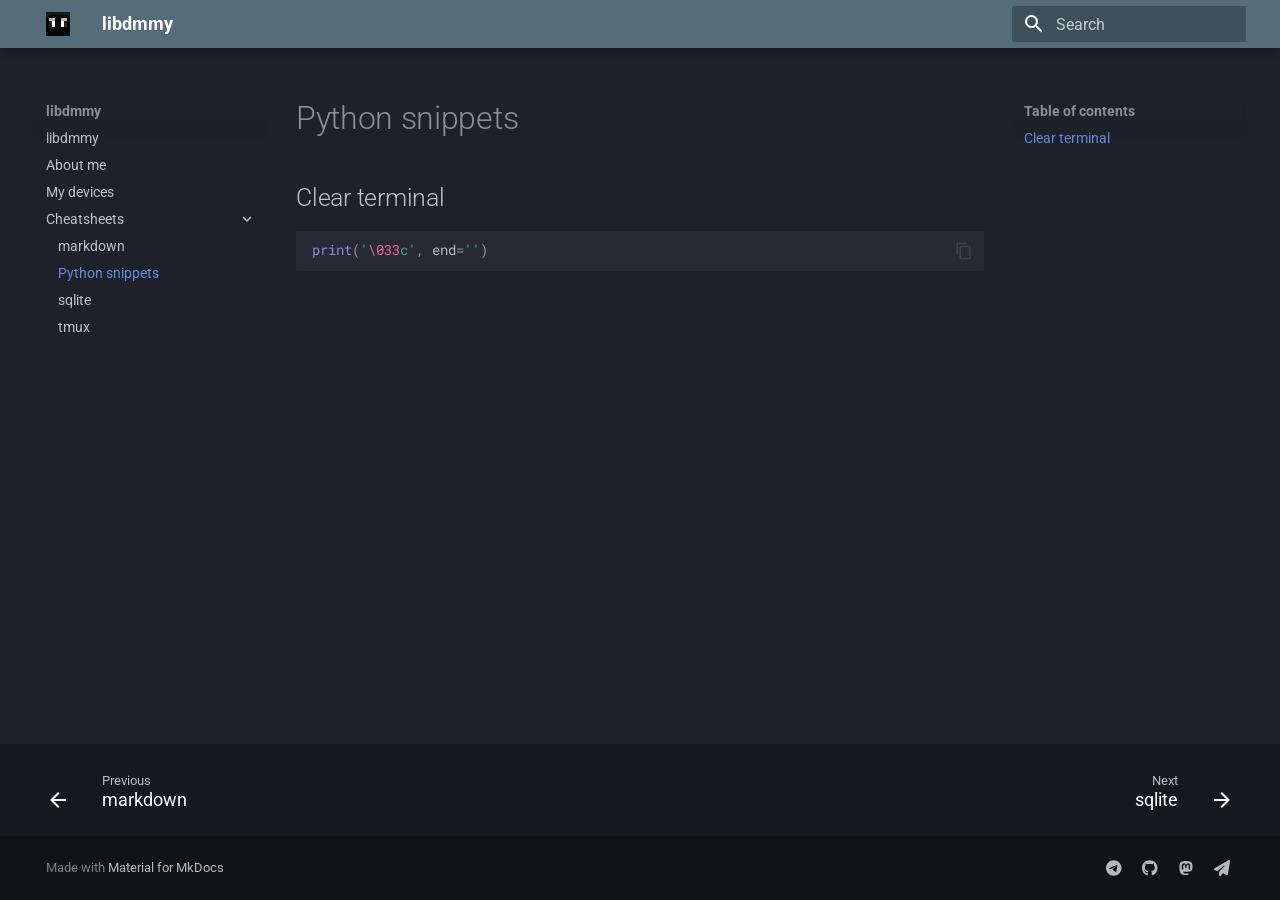
<file: Cheatsheets/python/index.html>
<!doctype html>
<html lang="en" class="no-js">
  <head>
    
      <meta charset="utf-8">
      <meta name="viewport" content="width=device-width,initial-scale=1">
      
      
      
        <link rel="canonical" href="https://libdmmy.github.io/Cheatsheets/python/">
      
      
        <link rel="prev" href="../markdown/">
      
      
        <link rel="next" href="../sqlite/">
      
      
      <link rel="icon" href="../../assets/face.svg">
      <meta name="generator" content="mkdocs-1.6.1, mkdocs-material-9.6.15">
    
    
      
        <title>Python snippets - libdmmy</title>
      
    
    
      <link rel="stylesheet" href="../../assets/stylesheets/main.342714a4.min.css">
      
        
        <link rel="stylesheet" href="../../assets/stylesheets/palette.06af60db.min.css">
      
      


    
    
      
    
    
      
        
        
        <link rel="preconnect" href="https://fonts.gstatic.com" crossorigin>
        <link rel="stylesheet" href="https://fonts.googleapis.com/css?family=Roboto:300,300i,400,400i,700,700i%7CRoboto+Mono:400,400i,700,700i&display=fallback">
        <style>:root{--md-text-font:"Roboto";--md-code-font:"Roboto Mono"}</style>
      
    
    
    <script>__md_scope=new URL("../..",location),__md_hash=e=>[...e].reduce(((e,_)=>(e<<5)-e+_.charCodeAt(0)),0),__md_get=(e,_=localStorage,t=__md_scope)=>JSON.parse(_.getItem(t.pathname+"."+e)),__md_set=(e,_,t=localStorage,a=__md_scope)=>{try{t.setItem(a.pathname+"."+e,JSON.stringify(_))}catch(e){}}</script>
    
      

    
    
    
  </head>
  
  
    
    
    
    
    
    <body dir="ltr" data-md-color-scheme="slate" data-md-color-primary="blue-grey" data-md-color-accent="green">
  
    
    <input class="md-toggle" data-md-toggle="drawer" type="checkbox" id="__drawer" autocomplete="off">
    <input class="md-toggle" data-md-toggle="search" type="checkbox" id="__search" autocomplete="off">
    <label class="md-overlay" for="__drawer"></label>
    <div data-md-component="skip">
      
        
        <a href="#python-snippets" class="md-skip">
          Skip to content
        </a>
      
    </div>
    <div data-md-component="announce">
      
    </div>
    
    
      

  

<header class="md-header md-header--shadow" data-md-component="header">
  <nav class="md-header__inner md-grid" aria-label="Header">
    <a href="../.." title="libdmmy" class="md-header__button md-logo" aria-label="libdmmy" data-md-component="logo">
      
  <img src="../../assets/face.svg" alt="logo">

    </a>
    <label class="md-header__button md-icon" for="__drawer">
      
      <svg xmlns="http://www.w3.org/2000/svg" viewBox="0 0 24 24"><path d="M3 6h18v2H3zm0 5h18v2H3zm0 5h18v2H3z"/></svg>
    </label>
    <div class="md-header__title" data-md-component="header-title">
      <div class="md-header__ellipsis">
        <div class="md-header__topic">
          <span class="md-ellipsis">
            libdmmy
          </span>
        </div>
        <div class="md-header__topic" data-md-component="header-topic">
          <span class="md-ellipsis">
            
              Python snippets
            
          </span>
        </div>
      </div>
    </div>
    
      
    
    
    
    
      
      
        <label class="md-header__button md-icon" for="__search">
          
          <svg xmlns="http://www.w3.org/2000/svg" viewBox="0 0 24 24"><path d="M9.5 3A6.5 6.5 0 0 1 16 9.5c0 1.61-.59 3.09-1.56 4.23l.27.27h.79l5 5-1.5 1.5-5-5v-.79l-.27-.27A6.52 6.52 0 0 1 9.5 16 6.5 6.5 0 0 1 3 9.5 6.5 6.5 0 0 1 9.5 3m0 2C7 5 5 7 5 9.5S7 14 9.5 14 14 12 14 9.5 12 5 9.5 5"/></svg>
        </label>
        <div class="md-search" data-md-component="search" role="dialog">
  <label class="md-search__overlay" for="__search"></label>
  <div class="md-search__inner" role="search">
    <form class="md-search__form" name="search">
      <input type="text" class="md-search__input" name="query" aria-label="Search" placeholder="Search" autocapitalize="off" autocorrect="off" autocomplete="off" spellcheck="false" data-md-component="search-query" required>
      <label class="md-search__icon md-icon" for="__search">
        
        <svg xmlns="http://www.w3.org/2000/svg" viewBox="0 0 24 24"><path d="M9.5 3A6.5 6.5 0 0 1 16 9.5c0 1.61-.59 3.09-1.56 4.23l.27.27h.79l5 5-1.5 1.5-5-5v-.79l-.27-.27A6.52 6.52 0 0 1 9.5 16 6.5 6.5 0 0 1 3 9.5 6.5 6.5 0 0 1 9.5 3m0 2C7 5 5 7 5 9.5S7 14 9.5 14 14 12 14 9.5 12 5 9.5 5"/></svg>
        
        <svg xmlns="http://www.w3.org/2000/svg" viewBox="0 0 24 24"><path d="M20 11v2H8l5.5 5.5-1.42 1.42L4.16 12l7.92-7.92L13.5 5.5 8 11z"/></svg>
      </label>
      <nav class="md-search__options" aria-label="Search">
        
        <button type="reset" class="md-search__icon md-icon" title="Clear" aria-label="Clear" tabindex="-1">
          
          <svg xmlns="http://www.w3.org/2000/svg" viewBox="0 0 24 24"><path d="M19 6.41 17.59 5 12 10.59 6.41 5 5 6.41 10.59 12 5 17.59 6.41 19 12 13.41 17.59 19 19 17.59 13.41 12z"/></svg>
        </button>
      </nav>
      
    </form>
    <div class="md-search__output">
      <div class="md-search__scrollwrap" tabindex="0" data-md-scrollfix>
        <div class="md-search-result" data-md-component="search-result">
          <div class="md-search-result__meta">
            Initializing search
          </div>
          <ol class="md-search-result__list" role="presentation"></ol>
        </div>
      </div>
    </div>
  </div>
</div>
      
    
    
  </nav>
  
</header>
    
    <div class="md-container" data-md-component="container">
      
      
        
          
        
      
      <main class="md-main" data-md-component="main">
        <div class="md-main__inner md-grid">
          
            
              
              <div class="md-sidebar md-sidebar--primary" data-md-component="sidebar" data-md-type="navigation" >
                <div class="md-sidebar__scrollwrap">
                  <div class="md-sidebar__inner">
                    



<nav class="md-nav md-nav--primary" aria-label="Navigation" data-md-level="0">
  <label class="md-nav__title" for="__drawer">
    <a href="../.." title="libdmmy" class="md-nav__button md-logo" aria-label="libdmmy" data-md-component="logo">
      
  <img src="../../assets/face.svg" alt="logo">

    </a>
    libdmmy
  </label>
  
  <ul class="md-nav__list" data-md-scrollfix>
    
      
      
  
  
  
  
    <li class="md-nav__item">
      <a href="../.." class="md-nav__link">
        
  
  
  <span class="md-ellipsis">
    libdmmy
    
  </span>
  

      </a>
    </li>
  

    
      
      
  
  
  
  
    <li class="md-nav__item">
      <a href="../../biography/" class="md-nav__link">
        
  
  
  <span class="md-ellipsis">
    About me
    
  </span>
  

      </a>
    </li>
  

    
      
      
  
  
  
  
    <li class="md-nav__item">
      <a href="../../devices/" class="md-nav__link">
        
  
  
  <span class="md-ellipsis">
    My devices
    
  </span>
  

      </a>
    </li>
  

    
      
      
  
  
    
  
  
  
    
    
    
    
    
    <li class="md-nav__item md-nav__item--active md-nav__item--nested">
      
        
        
        <input class="md-nav__toggle md-toggle " type="checkbox" id="__nav_4" checked>
        
          
          <label class="md-nav__link" for="__nav_4" id="__nav_4_label" tabindex="0">
            
  
  
  <span class="md-ellipsis">
    Cheatsheets
    
  </span>
  

            <span class="md-nav__icon md-icon"></span>
          </label>
        
        <nav class="md-nav" data-md-level="1" aria-labelledby="__nav_4_label" aria-expanded="true">
          <label class="md-nav__title" for="__nav_4">
            <span class="md-nav__icon md-icon"></span>
            Cheatsheets
          </label>
          <ul class="md-nav__list" data-md-scrollfix>
            
              
                
  
  
  
  
    <li class="md-nav__item">
      <a href="../markdown/" class="md-nav__link">
        
  
  
  <span class="md-ellipsis">
    markdown
    
  </span>
  

      </a>
    </li>
  

              
            
              
                
  
  
    
  
  
  
    <li class="md-nav__item md-nav__item--active">
      
      <input class="md-nav__toggle md-toggle" type="checkbox" id="__toc">
      
      
        
      
      
        <label class="md-nav__link md-nav__link--active" for="__toc">
          
  
  
  <span class="md-ellipsis">
    Python snippets
    
  </span>
  

          <span class="md-nav__icon md-icon"></span>
        </label>
      
      <a href="./" class="md-nav__link md-nav__link--active">
        
  
  
  <span class="md-ellipsis">
    Python snippets
    
  </span>
  

      </a>
      
        

<nav class="md-nav md-nav--secondary" aria-label="Table of contents">
  
  
  
    
  
  
    <label class="md-nav__title" for="__toc">
      <span class="md-nav__icon md-icon"></span>
      Table of contents
    </label>
    <ul class="md-nav__list" data-md-component="toc" data-md-scrollfix>
      
        <li class="md-nav__item">
  <a href="#clear-terminal" class="md-nav__link">
    <span class="md-ellipsis">
      Clear terminal
    </span>
  </a>
  
</li>
      
    </ul>
  
</nav>
      
    </li>
  

              
            
              
                
  
  
  
  
    <li class="md-nav__item">
      <a href="../sqlite/" class="md-nav__link">
        
  
  
  <span class="md-ellipsis">
    sqlite
    
  </span>
  

      </a>
    </li>
  

              
            
              
                
  
  
  
  
    <li class="md-nav__item">
      <a href="../tmux/" class="md-nav__link">
        
  
  
  <span class="md-ellipsis">
    tmux
    
  </span>
  

      </a>
    </li>
  

              
            
          </ul>
        </nav>
      
    </li>
  

    
  </ul>
</nav>
                  </div>
                </div>
              </div>
            
            
              
              <div class="md-sidebar md-sidebar--secondary" data-md-component="sidebar" data-md-type="toc" >
                <div class="md-sidebar__scrollwrap">
                  <div class="md-sidebar__inner">
                    

<nav class="md-nav md-nav--secondary" aria-label="Table of contents">
  
  
  
    
  
  
    <label class="md-nav__title" for="__toc">
      <span class="md-nav__icon md-icon"></span>
      Table of contents
    </label>
    <ul class="md-nav__list" data-md-component="toc" data-md-scrollfix>
      
        <li class="md-nav__item">
  <a href="#clear-terminal" class="md-nav__link">
    <span class="md-ellipsis">
      Clear terminal
    </span>
  </a>
  
</li>
      
    </ul>
  
</nav>
                  </div>
                </div>
              </div>
            
          
          
            <div class="md-content" data-md-component="content">
              <article class="md-content__inner md-typeset">
                
                  



<h1 id="python-snippets">Python snippets</h1>
<h2 id="clear-terminal">Clear terminal</h2>
<div class="highlight"><pre><span></span><code><span class="nb">print</span><span class="p">(</span><span class="s1">&#39;</span><span class="se">\033</span><span class="s1">c&#39;</span><span class="p">,</span> <span class="n">end</span><span class="o">=</span><span class="s1">&#39;&#39;</span><span class="p">)</span>
</code></pre></div>












                
              </article>
            </div>
          
          
<script>var target=document.getElementById(location.hash.slice(1));target&&target.name&&(target.checked=target.name.startsWith("__tabbed_"))</script>
        </div>
        
      </main>
      
        <footer class="md-footer">
  
    
      
      <nav class="md-footer__inner md-grid" aria-label="Footer" >
        
          
          <a href="../markdown/" class="md-footer__link md-footer__link--prev" aria-label="Previous: markdown">
            <div class="md-footer__button md-icon">
              
              <svg xmlns="http://www.w3.org/2000/svg" viewBox="0 0 24 24"><path d="M20 11v2H8l5.5 5.5-1.42 1.42L4.16 12l7.92-7.92L13.5 5.5 8 11z"/></svg>
            </div>
            <div class="md-footer__title">
              <span class="md-footer__direction">
                Previous
              </span>
              <div class="md-ellipsis">
                markdown
              </div>
            </div>
          </a>
        
        
          
          <a href="../sqlite/" class="md-footer__link md-footer__link--next" aria-label="Next: sqlite">
            <div class="md-footer__title">
              <span class="md-footer__direction">
                Next
              </span>
              <div class="md-ellipsis">
                sqlite
              </div>
            </div>
            <div class="md-footer__button md-icon">
              
              <svg xmlns="http://www.w3.org/2000/svg" viewBox="0 0 24 24"><path d="M4 11v2h12l-5.5 5.5 1.42 1.42L19.84 12l-7.92-7.92L10.5 5.5 16 11z"/></svg>
            </div>
          </a>
        
      </nav>
    
  
  <div class="md-footer-meta md-typeset">
    <div class="md-footer-meta__inner md-grid">
      <div class="md-copyright">
  
  
    Made with
    <a href="https://squidfunk.github.io/mkdocs-material/" target="_blank" rel="noopener">
      Material for MkDocs
    </a>
  
</div>
      
        <div class="md-social">
  
    
    
    
    
      
      
    
    <a href="https://t.me/libdmmy" target="_blank" rel="noopener" title="t.me" class="md-social__link">
      <svg xmlns="http://www.w3.org/2000/svg" viewBox="0 0 496 512"><!--! Font Awesome Free 6.7.2 by @fontawesome - https://fontawesome.com License - https://fontawesome.com/license/free (Icons: CC BY 4.0, Fonts: SIL OFL 1.1, Code: MIT License) Copyright 2024 Fonticons, Inc.--><path d="M248 8C111.033 8 0 119.033 0 256s111.033 248 248 248 248-111.033 248-248S384.967 8 248 8m114.952 168.66c-3.732 39.215-19.881 134.378-28.1 178.3-3.476 18.584-10.322 24.816-16.948 25.425-14.4 1.326-25.338-9.517-39.287-18.661-21.827-14.308-34.158-23.215-55.346-37.177-24.485-16.135-8.612-25 5.342-39.5 3.652-3.793 67.107-61.51 68.335-66.746.153-.655.3-3.1-1.154-4.384s-3.59-.849-5.135-.5q-3.283.746-104.608 69.142-14.845 10.194-26.894 9.934c-8.855-.191-25.888-5.006-38.551-9.123-15.531-5.048-27.875-7.717-26.8-16.291q.84-6.7 18.45-13.7 108.446-47.248 144.628-62.3c68.872-28.647 83.183-33.623 92.511-33.789 2.052-.034 6.639.474 9.61 2.885a10.45 10.45 0 0 1 3.53 6.716 43.8 43.8 0 0 1 .417 9.769"/></svg>
    </a>
  
    
    
    
    
      
      
    
    <a href="https://github.com/libdmmy" target="_blank" rel="noopener" title="github.com" class="md-social__link">
      <svg xmlns="http://www.w3.org/2000/svg" viewBox="0 0 496 512"><!--! Font Awesome Free 6.7.2 by @fontawesome - https://fontawesome.com License - https://fontawesome.com/license/free (Icons: CC BY 4.0, Fonts: SIL OFL 1.1, Code: MIT License) Copyright 2024 Fonticons, Inc.--><path d="M165.9 397.4c0 2-2.3 3.6-5.2 3.6-3.3.3-5.6-1.3-5.6-3.6 0-2 2.3-3.6 5.2-3.6 3-.3 5.6 1.3 5.6 3.6m-31.1-4.5c-.7 2 1.3 4.3 4.3 4.9 2.6 1 5.6 0 6.2-2s-1.3-4.3-4.3-5.2c-2.6-.7-5.5.3-6.2 2.3m44.2-1.7c-2.9.7-4.9 2.6-4.6 4.9.3 2 2.9 3.3 5.9 2.6 2.9-.7 4.9-2.6 4.6-4.6-.3-1.9-3-3.2-5.9-2.9M244.8 8C106.1 8 0 113.3 0 252c0 110.9 69.8 205.8 169.5 239.2 12.8 2.3 17.3-5.6 17.3-12.1 0-6.2-.3-40.4-.3-61.4 0 0-70 15-84.7-29.8 0 0-11.4-29.1-27.8-36.6 0 0-22.9-15.7 1.6-15.4 0 0 24.9 2 38.6 25.8 21.9 38.6 58.6 27.5 72.9 20.9 2.3-16 8.8-27.1 16-33.7-55.9-6.2-112.3-14.3-112.3-110.5 0-27.5 7.6-41.3 23.6-58.9-2.6-6.5-11.1-33.3 2.6-67.9 20.9-6.5 69 27 69 27 20-5.6 41.5-8.5 62.8-8.5s42.8 2.9 62.8 8.5c0 0 48.1-33.6 69-27 13.7 34.7 5.2 61.4 2.6 67.9 16 17.7 25.8 31.5 25.8 58.9 0 96.5-58.9 104.2-114.8 110.5 9.2 7.9 17 22.9 17 46.4 0 33.7-.3 75.4-.3 83.6 0 6.5 4.6 14.4 17.3 12.1C428.2 457.8 496 362.9 496 252 496 113.3 383.5 8 244.8 8M97.2 352.9c-1.3 1-1 3.3.7 5.2 1.6 1.6 3.9 2.3 5.2 1 1.3-1 1-3.3-.7-5.2-1.6-1.6-3.9-2.3-5.2-1m-10.8-8.1c-.7 1.3.3 2.9 2.3 3.9 1.6 1 3.6.7 4.3-.7.7-1.3-.3-2.9-2.3-3.9-2-.6-3.6-.3-4.3.7m32.4 35.6c-1.6 1.3-1 4.3 1.3 6.2 2.3 2.3 5.2 2.6 6.5 1 1.3-1.3.7-4.3-1.3-6.2-2.2-2.3-5.2-2.6-6.5-1m-11.4-14.7c-1.6 1-1.6 3.6 0 5.9s4.3 3.3 5.6 2.3c1.6-1.3 1.6-3.9 0-6.2-1.4-2.3-4-3.3-5.6-2"/></svg>
    </a>
  
    
    
      
    
    
    
      
      
    
    <a href="https://mastodon.social/@itsdummybot" target="_blank" rel="noopener me" title="mastodon.social" class="md-social__link">
      <svg xmlns="http://www.w3.org/2000/svg" viewBox="0 0 448 512"><!--! Font Awesome Free 6.7.2 by @fontawesome - https://fontawesome.com License - https://fontawesome.com/license/free (Icons: CC BY 4.0, Fonts: SIL OFL 1.1, Code: MIT License) Copyright 2024 Fonticons, Inc.--><path d="M433 179.11c0-97.2-63.71-125.7-63.71-125.7-62.52-28.7-228.56-28.4-290.48 0 0 0-63.72 28.5-63.72 125.7 0 115.7-6.6 259.4 105.63 289.1 40.51 10.7 75.32 13 103.33 11.4 50.81-2.8 79.32-18.1 79.32-18.1l-1.7-36.9s-36.31 11.4-77.12 10.1c-40.41-1.4-83-4.4-89.63-54a102.5 102.5 0 0 1-.9-13.9c85.63 20.9 158.65 9.1 178.75 6.7 56.12-6.7 105-41.3 111.23-72.9 9.8-49.8 9-121.5 9-121.5m-75.12 125.2h-46.63v-114.2c0-49.7-64-51.6-64 6.9v62.5h-46.33V197c0-58.5-64-56.6-64-6.9v114.2H90.19c0-122.1-5.2-147.9 18.41-175 25.9-28.9 79.82-30.8 103.83 6.1l11.6 19.5 11.6-19.5c24.11-37.1 78.12-34.8 103.83-6.1 23.71 27.3 18.4 53 18.4 175z"/></svg>
    </a>
  
    
    
    
    
    <a href="mailto:itsdummybot@gmail.com" target="_blank" rel="noopener" title="" class="md-social__link">
      <svg xmlns="http://www.w3.org/2000/svg" viewBox="0 0 512 512"><!--! Font Awesome Free 6.7.2 by @fontawesome - https://fontawesome.com License - https://fontawesome.com/license/free (Icons: CC BY 4.0, Fonts: SIL OFL 1.1, Code: MIT License) Copyright 2024 Fonticons, Inc.--><path d="M498.1 5.6c10.1 7 15.4 19.1 13.5 31.2l-64 416c-1.5 9.7-7.4 18.2-16 23s-18.9 5.4-28 1.6L284 427.7l-68.5 74.1c-8.9 9.7-22.9 12.9-35.2 8.1S160 493.2 160 480v-83.6c0-4 1.5-7.8 4.2-10.8l167.6-182.8c5.8-6.3 5.6-16-.4-22s-15.7-6.4-22-.7L106 360.8l-88.3-44.2C7.1 311.3.3 300.7 0 288.9s5.9-22.8 16.1-28.7l448-256c10.7-6.1 23.9-5.5 34 1.4"/></svg>
    </a>
  
</div>
      
    </div>
  </div>
</footer>
      
    </div>
    <div class="md-dialog" data-md-component="dialog">
      <div class="md-dialog__inner md-typeset"></div>
    </div>
    
    
    
      
      <script id="__config" type="application/json">{"base": "../..", "features": ["navigation.footer", "navigation.instant", "content.code.copy"], "search": "../../assets/javascripts/workers/search.d50fe291.min.js", "tags": null, "translations": {"clipboard.copied": "Copied to clipboard", "clipboard.copy": "Copy to clipboard", "search.result.more.one": "1 more on this page", "search.result.more.other": "# more on this page", "search.result.none": "No matching documents", "search.result.one": "1 matching document", "search.result.other": "# matching documents", "search.result.placeholder": "Type to start searching", "search.result.term.missing": "Missing", "select.version": "Select version"}, "version": null}</script>
    
    
      <script src="../../assets/javascripts/bundle.56ea9cef.min.js"></script>
      
    
  </body>
</html>
</file>
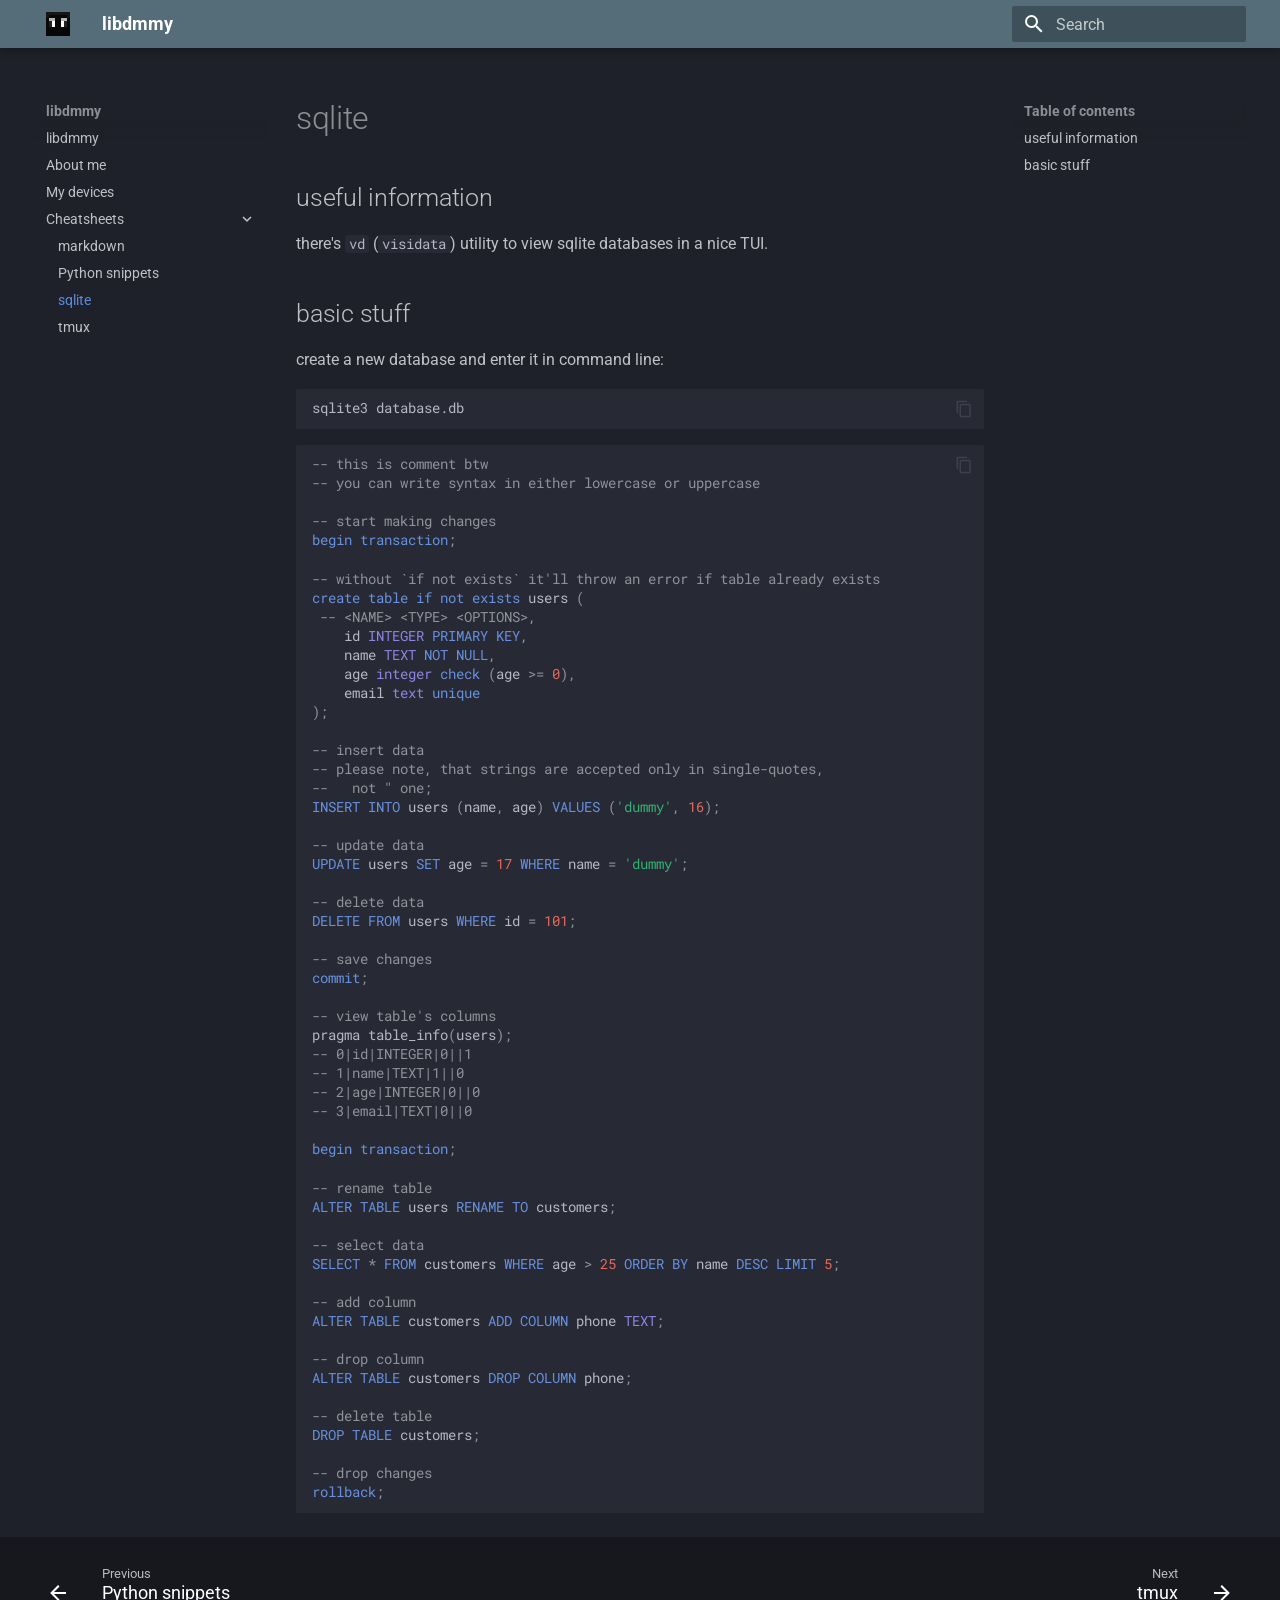
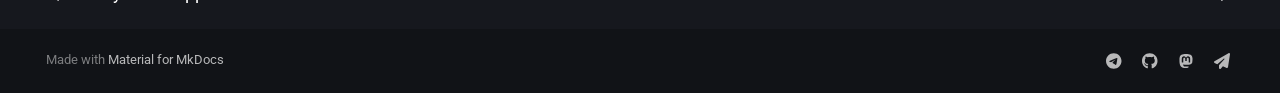
<file: Cheatsheets/sqlite/index.html>
<!doctype html>
<html lang="en" class="no-js">
  <head>
    
      <meta charset="utf-8">
      <meta name="viewport" content="width=device-width,initial-scale=1">
      
      
      
        <link rel="canonical" href="https://libdmmy.github.io/Cheatsheets/sqlite/">
      
      
        <link rel="prev" href="../python/">
      
      
        <link rel="next" href="../tmux/">
      
      
      <link rel="icon" href="../../assets/face.svg">
      <meta name="generator" content="mkdocs-1.6.1, mkdocs-material-9.6.15">
    
    
      
        <title>sqlite - libdmmy</title>
      
    
    
      <link rel="stylesheet" href="../../assets/stylesheets/main.342714a4.min.css">
      
        
        <link rel="stylesheet" href="../../assets/stylesheets/palette.06af60db.min.css">
      
      


    
    
      
    
    
      
        
        
        <link rel="preconnect" href="https://fonts.gstatic.com" crossorigin>
        <link rel="stylesheet" href="https://fonts.googleapis.com/css?family=Roboto:300,300i,400,400i,700,700i%7CRoboto+Mono:400,400i,700,700i&display=fallback">
        <style>:root{--md-text-font:"Roboto";--md-code-font:"Roboto Mono"}</style>
      
    
    
    <script>__md_scope=new URL("../..",location),__md_hash=e=>[...e].reduce(((e,_)=>(e<<5)-e+_.charCodeAt(0)),0),__md_get=(e,_=localStorage,t=__md_scope)=>JSON.parse(_.getItem(t.pathname+"."+e)),__md_set=(e,_,t=localStorage,a=__md_scope)=>{try{t.setItem(a.pathname+"."+e,JSON.stringify(_))}catch(e){}}</script>
    
      

    
    
    
  </head>
  
  
    
    
    
    
    
    <body dir="ltr" data-md-color-scheme="slate" data-md-color-primary="blue-grey" data-md-color-accent="green">
  
    
    <input class="md-toggle" data-md-toggle="drawer" type="checkbox" id="__drawer" autocomplete="off">
    <input class="md-toggle" data-md-toggle="search" type="checkbox" id="__search" autocomplete="off">
    <label class="md-overlay" for="__drawer"></label>
    <div data-md-component="skip">
      
        
        <a href="#sqlite" class="md-skip">
          Skip to content
        </a>
      
    </div>
    <div data-md-component="announce">
      
    </div>
    
    
      

  

<header class="md-header md-header--shadow" data-md-component="header">
  <nav class="md-header__inner md-grid" aria-label="Header">
    <a href="../.." title="libdmmy" class="md-header__button md-logo" aria-label="libdmmy" data-md-component="logo">
      
  <img src="../../assets/face.svg" alt="logo">

    </a>
    <label class="md-header__button md-icon" for="__drawer">
      
      <svg xmlns="http://www.w3.org/2000/svg" viewBox="0 0 24 24"><path d="M3 6h18v2H3zm0 5h18v2H3zm0 5h18v2H3z"/></svg>
    </label>
    <div class="md-header__title" data-md-component="header-title">
      <div class="md-header__ellipsis">
        <div class="md-header__topic">
          <span class="md-ellipsis">
            libdmmy
          </span>
        </div>
        <div class="md-header__topic" data-md-component="header-topic">
          <span class="md-ellipsis">
            
              sqlite
            
          </span>
        </div>
      </div>
    </div>
    
      
    
    
    
    
      
      
        <label class="md-header__button md-icon" for="__search">
          
          <svg xmlns="http://www.w3.org/2000/svg" viewBox="0 0 24 24"><path d="M9.5 3A6.5 6.5 0 0 1 16 9.5c0 1.61-.59 3.09-1.56 4.23l.27.27h.79l5 5-1.5 1.5-5-5v-.79l-.27-.27A6.52 6.52 0 0 1 9.5 16 6.5 6.5 0 0 1 3 9.5 6.5 6.5 0 0 1 9.5 3m0 2C7 5 5 7 5 9.5S7 14 9.5 14 14 12 14 9.5 12 5 9.5 5"/></svg>
        </label>
        <div class="md-search" data-md-component="search" role="dialog">
  <label class="md-search__overlay" for="__search"></label>
  <div class="md-search__inner" role="search">
    <form class="md-search__form" name="search">
      <input type="text" class="md-search__input" name="query" aria-label="Search" placeholder="Search" autocapitalize="off" autocorrect="off" autocomplete="off" spellcheck="false" data-md-component="search-query" required>
      <label class="md-search__icon md-icon" for="__search">
        
        <svg xmlns="http://www.w3.org/2000/svg" viewBox="0 0 24 24"><path d="M9.5 3A6.5 6.5 0 0 1 16 9.5c0 1.61-.59 3.09-1.56 4.23l.27.27h.79l5 5-1.5 1.5-5-5v-.79l-.27-.27A6.52 6.52 0 0 1 9.5 16 6.5 6.5 0 0 1 3 9.5 6.5 6.5 0 0 1 9.5 3m0 2C7 5 5 7 5 9.5S7 14 9.5 14 14 12 14 9.5 12 5 9.5 5"/></svg>
        
        <svg xmlns="http://www.w3.org/2000/svg" viewBox="0 0 24 24"><path d="M20 11v2H8l5.5 5.5-1.42 1.42L4.16 12l7.92-7.92L13.5 5.5 8 11z"/></svg>
      </label>
      <nav class="md-search__options" aria-label="Search">
        
        <button type="reset" class="md-search__icon md-icon" title="Clear" aria-label="Clear" tabindex="-1">
          
          <svg xmlns="http://www.w3.org/2000/svg" viewBox="0 0 24 24"><path d="M19 6.41 17.59 5 12 10.59 6.41 5 5 6.41 10.59 12 5 17.59 6.41 19 12 13.41 17.59 19 19 17.59 13.41 12z"/></svg>
        </button>
      </nav>
      
    </form>
    <div class="md-search__output">
      <div class="md-search__scrollwrap" tabindex="0" data-md-scrollfix>
        <div class="md-search-result" data-md-component="search-result">
          <div class="md-search-result__meta">
            Initializing search
          </div>
          <ol class="md-search-result__list" role="presentation"></ol>
        </div>
      </div>
    </div>
  </div>
</div>
      
    
    
  </nav>
  
</header>
    
    <div class="md-container" data-md-component="container">
      
      
        
          
        
      
      <main class="md-main" data-md-component="main">
        <div class="md-main__inner md-grid">
          
            
              
              <div class="md-sidebar md-sidebar--primary" data-md-component="sidebar" data-md-type="navigation" >
                <div class="md-sidebar__scrollwrap">
                  <div class="md-sidebar__inner">
                    



<nav class="md-nav md-nav--primary" aria-label="Navigation" data-md-level="0">
  <label class="md-nav__title" for="__drawer">
    <a href="../.." title="libdmmy" class="md-nav__button md-logo" aria-label="libdmmy" data-md-component="logo">
      
  <img src="../../assets/face.svg" alt="logo">

    </a>
    libdmmy
  </label>
  
  <ul class="md-nav__list" data-md-scrollfix>
    
      
      
  
  
  
  
    <li class="md-nav__item">
      <a href="../.." class="md-nav__link">
        
  
  
  <span class="md-ellipsis">
    libdmmy
    
  </span>
  

      </a>
    </li>
  

    
      
      
  
  
  
  
    <li class="md-nav__item">
      <a href="../../biography/" class="md-nav__link">
        
  
  
  <span class="md-ellipsis">
    About me
    
  </span>
  

      </a>
    </li>
  

    
      
      
  
  
  
  
    <li class="md-nav__item">
      <a href="../../devices/" class="md-nav__link">
        
  
  
  <span class="md-ellipsis">
    My devices
    
  </span>
  

      </a>
    </li>
  

    
      
      
  
  
    
  
  
  
    
    
    
    
    
    <li class="md-nav__item md-nav__item--active md-nav__item--nested">
      
        
        
        <input class="md-nav__toggle md-toggle " type="checkbox" id="__nav_4" checked>
        
          
          <label class="md-nav__link" for="__nav_4" id="__nav_4_label" tabindex="0">
            
  
  
  <span class="md-ellipsis">
    Cheatsheets
    
  </span>
  

            <span class="md-nav__icon md-icon"></span>
          </label>
        
        <nav class="md-nav" data-md-level="1" aria-labelledby="__nav_4_label" aria-expanded="true">
          <label class="md-nav__title" for="__nav_4">
            <span class="md-nav__icon md-icon"></span>
            Cheatsheets
          </label>
          <ul class="md-nav__list" data-md-scrollfix>
            
              
                
  
  
  
  
    <li class="md-nav__item">
      <a href="../markdown/" class="md-nav__link">
        
  
  
  <span class="md-ellipsis">
    markdown
    
  </span>
  

      </a>
    </li>
  

              
            
              
                
  
  
  
  
    <li class="md-nav__item">
      <a href="../python/" class="md-nav__link">
        
  
  
  <span class="md-ellipsis">
    Python snippets
    
  </span>
  

      </a>
    </li>
  

              
            
              
                
  
  
    
  
  
  
    <li class="md-nav__item md-nav__item--active">
      
      <input class="md-nav__toggle md-toggle" type="checkbox" id="__toc">
      
      
        
      
      
        <label class="md-nav__link md-nav__link--active" for="__toc">
          
  
  
  <span class="md-ellipsis">
    sqlite
    
  </span>
  

          <span class="md-nav__icon md-icon"></span>
        </label>
      
      <a href="./" class="md-nav__link md-nav__link--active">
        
  
  
  <span class="md-ellipsis">
    sqlite
    
  </span>
  

      </a>
      
        

<nav class="md-nav md-nav--secondary" aria-label="Table of contents">
  
  
  
    
  
  
    <label class="md-nav__title" for="__toc">
      <span class="md-nav__icon md-icon"></span>
      Table of contents
    </label>
    <ul class="md-nav__list" data-md-component="toc" data-md-scrollfix>
      
        <li class="md-nav__item">
  <a href="#useful-information" class="md-nav__link">
    <span class="md-ellipsis">
      useful information
    </span>
  </a>
  
</li>
      
        <li class="md-nav__item">
  <a href="#basic-stuff" class="md-nav__link">
    <span class="md-ellipsis">
      basic stuff
    </span>
  </a>
  
</li>
      
    </ul>
  
</nav>
      
    </li>
  

              
            
              
                
  
  
  
  
    <li class="md-nav__item">
      <a href="../tmux/" class="md-nav__link">
        
  
  
  <span class="md-ellipsis">
    tmux
    
  </span>
  

      </a>
    </li>
  

              
            
          </ul>
        </nav>
      
    </li>
  

    
  </ul>
</nav>
                  </div>
                </div>
              </div>
            
            
              
              <div class="md-sidebar md-sidebar--secondary" data-md-component="sidebar" data-md-type="toc" >
                <div class="md-sidebar__scrollwrap">
                  <div class="md-sidebar__inner">
                    

<nav class="md-nav md-nav--secondary" aria-label="Table of contents">
  
  
  
    
  
  
    <label class="md-nav__title" for="__toc">
      <span class="md-nav__icon md-icon"></span>
      Table of contents
    </label>
    <ul class="md-nav__list" data-md-component="toc" data-md-scrollfix>
      
        <li class="md-nav__item">
  <a href="#useful-information" class="md-nav__link">
    <span class="md-ellipsis">
      useful information
    </span>
  </a>
  
</li>
      
        <li class="md-nav__item">
  <a href="#basic-stuff" class="md-nav__link">
    <span class="md-ellipsis">
      basic stuff
    </span>
  </a>
  
</li>
      
    </ul>
  
</nav>
                  </div>
                </div>
              </div>
            
          
          
            <div class="md-content" data-md-component="content">
              <article class="md-content__inner md-typeset">
                
                  



<h1 id="sqlite">sqlite</h1>
<h2 id="useful-information">useful information</h2>
<p>there's <code>vd</code> (<code>visidata</code>) utility to view sqlite databases in a nice TUI.</p>
<h2 id="basic-stuff">basic stuff</h2>
<p>create a new database and enter it in command line:
<div class="highlight"><pre><span></span><code>sqlite3<span class="w"> </span>database.db
</code></pre></div></p>
<div class="highlight"><pre><span></span><code><span class="c1">-- this is comment btw</span>
<span class="c1">-- you can write syntax in either lowercase or uppercase</span>

<span class="c1">-- start making changes</span>
<span class="k">begin</span><span class="w"> </span><span class="k">transaction</span><span class="p">;</span>

<span class="c1">-- without `if not exists` it&#39;ll throw an error if table already exists</span>
<span class="k">create</span><span class="w"> </span><span class="k">table</span><span class="w"> </span><span class="k">if</span><span class="w"> </span><span class="k">not</span><span class="w"> </span><span class="k">exists</span><span class="w"> </span><span class="n">users</span><span class="w"> </span><span class="p">(</span>
<span class="w"> </span><span class="c1">-- &lt;NAME&gt; &lt;TYPE&gt; &lt;OPTIONS&gt;,</span>
<span class="w">    </span><span class="n">id</span><span class="w"> </span><span class="nb">INTEGER</span><span class="w"> </span><span class="k">PRIMARY</span><span class="w"> </span><span class="k">KEY</span><span class="p">,</span>
<span class="w">    </span><span class="n">name</span><span class="w"> </span><span class="nb">TEXT</span><span class="w"> </span><span class="k">NOT</span><span class="w"> </span><span class="k">NULL</span><span class="p">,</span>
<span class="w">    </span><span class="n">age</span><span class="w"> </span><span class="nb">integer</span><span class="w"> </span><span class="k">check</span><span class="w"> </span><span class="p">(</span><span class="n">age</span><span class="w"> </span><span class="o">&gt;=</span><span class="w"> </span><span class="mi">0</span><span class="p">),</span>
<span class="w">    </span><span class="n">email</span><span class="w"> </span><span class="nb">text</span><span class="w"> </span><span class="k">unique</span>
<span class="p">);</span>

<span class="c1">-- insert data</span>
<span class="c1">-- please note, that strings are accepted only in single-quotes,</span>
<span class="c1">--   not &quot; one;</span>
<span class="k">INSERT</span><span class="w"> </span><span class="k">INTO</span><span class="w"> </span><span class="n">users</span><span class="w"> </span><span class="p">(</span><span class="n">name</span><span class="p">,</span><span class="w"> </span><span class="n">age</span><span class="p">)</span><span class="w"> </span><span class="k">VALUES</span><span class="w"> </span><span class="p">(</span><span class="s1">&#39;dummy&#39;</span><span class="p">,</span><span class="w"> </span><span class="mi">16</span><span class="p">);</span>

<span class="c1">-- update data</span>
<span class="k">UPDATE</span><span class="w"> </span><span class="n">users</span><span class="w"> </span><span class="k">SET</span><span class="w"> </span><span class="n">age</span><span class="w"> </span><span class="o">=</span><span class="w"> </span><span class="mi">17</span><span class="w"> </span><span class="k">WHERE</span><span class="w"> </span><span class="n">name</span><span class="w"> </span><span class="o">=</span><span class="w"> </span><span class="s1">&#39;dummy&#39;</span><span class="p">;</span>

<span class="c1">-- delete data</span>
<span class="k">DELETE</span><span class="w"> </span><span class="k">FROM</span><span class="w"> </span><span class="n">users</span><span class="w"> </span><span class="k">WHERE</span><span class="w"> </span><span class="n">id</span><span class="w"> </span><span class="o">=</span><span class="w"> </span><span class="mi">101</span><span class="p">;</span>

<span class="c1">-- save changes</span>
<span class="k">commit</span><span class="p">;</span>

<span class="c1">-- view table&#39;s columns</span>
<span class="n">pragma</span><span class="w"> </span><span class="n">table_info</span><span class="p">(</span><span class="n">users</span><span class="p">);</span>
<span class="c1">-- 0|id|INTEGER|0||1</span>
<span class="c1">-- 1|name|TEXT|1||0</span>
<span class="c1">-- 2|age|INTEGER|0||0</span>
<span class="c1">-- 3|email|TEXT|0||0</span>

<span class="k">begin</span><span class="w"> </span><span class="k">transaction</span><span class="p">;</span>

<span class="c1">-- rename table</span>
<span class="k">ALTER</span><span class="w"> </span><span class="k">TABLE</span><span class="w"> </span><span class="n">users</span><span class="w"> </span><span class="k">RENAME</span><span class="w"> </span><span class="k">TO</span><span class="w"> </span><span class="n">customers</span><span class="p">;</span>

<span class="c1">-- select data</span>
<span class="k">SELECT</span><span class="w"> </span><span class="o">*</span><span class="w"> </span><span class="k">FROM</span><span class="w"> </span><span class="n">customers</span><span class="w"> </span><span class="k">WHERE</span><span class="w"> </span><span class="n">age</span><span class="w"> </span><span class="o">&gt;</span><span class="w"> </span><span class="mi">25</span><span class="w"> </span><span class="k">ORDER</span><span class="w"> </span><span class="k">BY</span><span class="w"> </span><span class="n">name</span><span class="w"> </span><span class="k">DESC</span><span class="w"> </span><span class="k">LIMIT</span><span class="w"> </span><span class="mi">5</span><span class="p">;</span>

<span class="c1">-- add column</span>
<span class="k">ALTER</span><span class="w"> </span><span class="k">TABLE</span><span class="w"> </span><span class="n">customers</span><span class="w"> </span><span class="k">ADD</span><span class="w"> </span><span class="k">COLUMN</span><span class="w"> </span><span class="n">phone</span><span class="w"> </span><span class="nb">TEXT</span><span class="p">;</span>

<span class="c1">-- drop column</span>
<span class="k">ALTER</span><span class="w"> </span><span class="k">TABLE</span><span class="w"> </span><span class="n">customers</span><span class="w"> </span><span class="k">DROP</span><span class="w"> </span><span class="k">COLUMN</span><span class="w"> </span><span class="n">phone</span><span class="p">;</span>

<span class="c1">-- delete table</span>
<span class="k">DROP</span><span class="w"> </span><span class="k">TABLE</span><span class="w"> </span><span class="n">customers</span><span class="p">;</span>

<span class="c1">-- drop changes</span>
<span class="k">rollback</span><span class="p">;</span>
</code></pre></div>












                
              </article>
            </div>
          
          
<script>var target=document.getElementById(location.hash.slice(1));target&&target.name&&(target.checked=target.name.startsWith("__tabbed_"))</script>
        </div>
        
      </main>
      
        <footer class="md-footer">
  
    
      
      <nav class="md-footer__inner md-grid" aria-label="Footer" >
        
          
          <a href="../python/" class="md-footer__link md-footer__link--prev" aria-label="Previous: Python snippets">
            <div class="md-footer__button md-icon">
              
              <svg xmlns="http://www.w3.org/2000/svg" viewBox="0 0 24 24"><path d="M20 11v2H8l5.5 5.5-1.42 1.42L4.16 12l7.92-7.92L13.5 5.5 8 11z"/></svg>
            </div>
            <div class="md-footer__title">
              <span class="md-footer__direction">
                Previous
              </span>
              <div class="md-ellipsis">
                Python snippets
              </div>
            </div>
          </a>
        
        
          
          <a href="../tmux/" class="md-footer__link md-footer__link--next" aria-label="Next: tmux">
            <div class="md-footer__title">
              <span class="md-footer__direction">
                Next
              </span>
              <div class="md-ellipsis">
                tmux
              </div>
            </div>
            <div class="md-footer__button md-icon">
              
              <svg xmlns="http://www.w3.org/2000/svg" viewBox="0 0 24 24"><path d="M4 11v2h12l-5.5 5.5 1.42 1.42L19.84 12l-7.92-7.92L10.5 5.5 16 11z"/></svg>
            </div>
          </a>
        
      </nav>
    
  
  <div class="md-footer-meta md-typeset">
    <div class="md-footer-meta__inner md-grid">
      <div class="md-copyright">
  
  
    Made with
    <a href="https://squidfunk.github.io/mkdocs-material/" target="_blank" rel="noopener">
      Material for MkDocs
    </a>
  
</div>
      
        <div class="md-social">
  
    
    
    
    
      
      
    
    <a href="https://t.me/libdmmy" target="_blank" rel="noopener" title="t.me" class="md-social__link">
      <svg xmlns="http://www.w3.org/2000/svg" viewBox="0 0 496 512"><!--! Font Awesome Free 6.7.2 by @fontawesome - https://fontawesome.com License - https://fontawesome.com/license/free (Icons: CC BY 4.0, Fonts: SIL OFL 1.1, Code: MIT License) Copyright 2024 Fonticons, Inc.--><path d="M248 8C111.033 8 0 119.033 0 256s111.033 248 248 248 248-111.033 248-248S384.967 8 248 8m114.952 168.66c-3.732 39.215-19.881 134.378-28.1 178.3-3.476 18.584-10.322 24.816-16.948 25.425-14.4 1.326-25.338-9.517-39.287-18.661-21.827-14.308-34.158-23.215-55.346-37.177-24.485-16.135-8.612-25 5.342-39.5 3.652-3.793 67.107-61.51 68.335-66.746.153-.655.3-3.1-1.154-4.384s-3.59-.849-5.135-.5q-3.283.746-104.608 69.142-14.845 10.194-26.894 9.934c-8.855-.191-25.888-5.006-38.551-9.123-15.531-5.048-27.875-7.717-26.8-16.291q.84-6.7 18.45-13.7 108.446-47.248 144.628-62.3c68.872-28.647 83.183-33.623 92.511-33.789 2.052-.034 6.639.474 9.61 2.885a10.45 10.45 0 0 1 3.53 6.716 43.8 43.8 0 0 1 .417 9.769"/></svg>
    </a>
  
    
    
    
    
      
      
    
    <a href="https://github.com/libdmmy" target="_blank" rel="noopener" title="github.com" class="md-social__link">
      <svg xmlns="http://www.w3.org/2000/svg" viewBox="0 0 496 512"><!--! Font Awesome Free 6.7.2 by @fontawesome - https://fontawesome.com License - https://fontawesome.com/license/free (Icons: CC BY 4.0, Fonts: SIL OFL 1.1, Code: MIT License) Copyright 2024 Fonticons, Inc.--><path d="M165.9 397.4c0 2-2.3 3.6-5.2 3.6-3.3.3-5.6-1.3-5.6-3.6 0-2 2.3-3.6 5.2-3.6 3-.3 5.6 1.3 5.6 3.6m-31.1-4.5c-.7 2 1.3 4.3 4.3 4.9 2.6 1 5.6 0 6.2-2s-1.3-4.3-4.3-5.2c-2.6-.7-5.5.3-6.2 2.3m44.2-1.7c-2.9.7-4.9 2.6-4.6 4.9.3 2 2.9 3.3 5.9 2.6 2.9-.7 4.9-2.6 4.6-4.6-.3-1.9-3-3.2-5.9-2.9M244.8 8C106.1 8 0 113.3 0 252c0 110.9 69.8 205.8 169.5 239.2 12.8 2.3 17.3-5.6 17.3-12.1 0-6.2-.3-40.4-.3-61.4 0 0-70 15-84.7-29.8 0 0-11.4-29.1-27.8-36.6 0 0-22.9-15.7 1.6-15.4 0 0 24.9 2 38.6 25.8 21.9 38.6 58.6 27.5 72.9 20.9 2.3-16 8.8-27.1 16-33.7-55.9-6.2-112.3-14.3-112.3-110.5 0-27.5 7.6-41.3 23.6-58.9-2.6-6.5-11.1-33.3 2.6-67.9 20.9-6.5 69 27 69 27 20-5.6 41.5-8.5 62.8-8.5s42.8 2.9 62.8 8.5c0 0 48.1-33.6 69-27 13.7 34.7 5.2 61.4 2.6 67.9 16 17.7 25.8 31.5 25.8 58.9 0 96.5-58.9 104.2-114.8 110.5 9.2 7.9 17 22.9 17 46.4 0 33.7-.3 75.4-.3 83.6 0 6.5 4.6 14.4 17.3 12.1C428.2 457.8 496 362.9 496 252 496 113.3 383.5 8 244.8 8M97.2 352.9c-1.3 1-1 3.3.7 5.2 1.6 1.6 3.9 2.3 5.2 1 1.3-1 1-3.3-.7-5.2-1.6-1.6-3.9-2.3-5.2-1m-10.8-8.1c-.7 1.3.3 2.9 2.3 3.9 1.6 1 3.6.7 4.3-.7.7-1.3-.3-2.9-2.3-3.9-2-.6-3.6-.3-4.3.7m32.4 35.6c-1.6 1.3-1 4.3 1.3 6.2 2.3 2.3 5.2 2.6 6.5 1 1.3-1.3.7-4.3-1.3-6.2-2.2-2.3-5.2-2.6-6.5-1m-11.4-14.7c-1.6 1-1.6 3.6 0 5.9s4.3 3.3 5.6 2.3c1.6-1.3 1.6-3.9 0-6.2-1.4-2.3-4-3.3-5.6-2"/></svg>
    </a>
  
    
    
      
    
    
    
      
      
    
    <a href="https://mastodon.social/@itsdummybot" target="_blank" rel="noopener me" title="mastodon.social" class="md-social__link">
      <svg xmlns="http://www.w3.org/2000/svg" viewBox="0 0 448 512"><!--! Font Awesome Free 6.7.2 by @fontawesome - https://fontawesome.com License - https://fontawesome.com/license/free (Icons: CC BY 4.0, Fonts: SIL OFL 1.1, Code: MIT License) Copyright 2024 Fonticons, Inc.--><path d="M433 179.11c0-97.2-63.71-125.7-63.71-125.7-62.52-28.7-228.56-28.4-290.48 0 0 0-63.72 28.5-63.72 125.7 0 115.7-6.6 259.4 105.63 289.1 40.51 10.7 75.32 13 103.33 11.4 50.81-2.8 79.32-18.1 79.32-18.1l-1.7-36.9s-36.31 11.4-77.12 10.1c-40.41-1.4-83-4.4-89.63-54a102.5 102.5 0 0 1-.9-13.9c85.63 20.9 158.65 9.1 178.75 6.7 56.12-6.7 105-41.3 111.23-72.9 9.8-49.8 9-121.5 9-121.5m-75.12 125.2h-46.63v-114.2c0-49.7-64-51.6-64 6.9v62.5h-46.33V197c0-58.5-64-56.6-64-6.9v114.2H90.19c0-122.1-5.2-147.9 18.41-175 25.9-28.9 79.82-30.8 103.83 6.1l11.6 19.5 11.6-19.5c24.11-37.1 78.12-34.8 103.83-6.1 23.71 27.3 18.4 53 18.4 175z"/></svg>
    </a>
  
    
    
    
    
    <a href="mailto:itsdummybot@gmail.com" target="_blank" rel="noopener" title="" class="md-social__link">
      <svg xmlns="http://www.w3.org/2000/svg" viewBox="0 0 512 512"><!--! Font Awesome Free 6.7.2 by @fontawesome - https://fontawesome.com License - https://fontawesome.com/license/free (Icons: CC BY 4.0, Fonts: SIL OFL 1.1, Code: MIT License) Copyright 2024 Fonticons, Inc.--><path d="M498.1 5.6c10.1 7 15.4 19.1 13.5 31.2l-64 416c-1.5 9.7-7.4 18.2-16 23s-18.9 5.4-28 1.6L284 427.7l-68.5 74.1c-8.9 9.7-22.9 12.9-35.2 8.1S160 493.2 160 480v-83.6c0-4 1.5-7.8 4.2-10.8l167.6-182.8c5.8-6.3 5.6-16-.4-22s-15.7-6.4-22-.7L106 360.8l-88.3-44.2C7.1 311.3.3 300.7 0 288.9s5.9-22.8 16.1-28.7l448-256c10.7-6.1 23.9-5.5 34 1.4"/></svg>
    </a>
  
</div>
      
    </div>
  </div>
</footer>
      
    </div>
    <div class="md-dialog" data-md-component="dialog">
      <div class="md-dialog__inner md-typeset"></div>
    </div>
    
    
    
      
      <script id="__config" type="application/json">{"base": "../..", "features": ["navigation.footer", "navigation.instant", "content.code.copy"], "search": "../../assets/javascripts/workers/search.d50fe291.min.js", "tags": null, "translations": {"clipboard.copied": "Copied to clipboard", "clipboard.copy": "Copy to clipboard", "search.result.more.one": "1 more on this page", "search.result.more.other": "# more on this page", "search.result.none": "No matching documents", "search.result.one": "1 matching document", "search.result.other": "# matching documents", "search.result.placeholder": "Type to start searching", "search.result.term.missing": "Missing", "select.version": "Select version"}, "version": null}</script>
    
    
      <script src="../../assets/javascripts/bundle.56ea9cef.min.js"></script>
      
    
  </body>
</html>
</file>
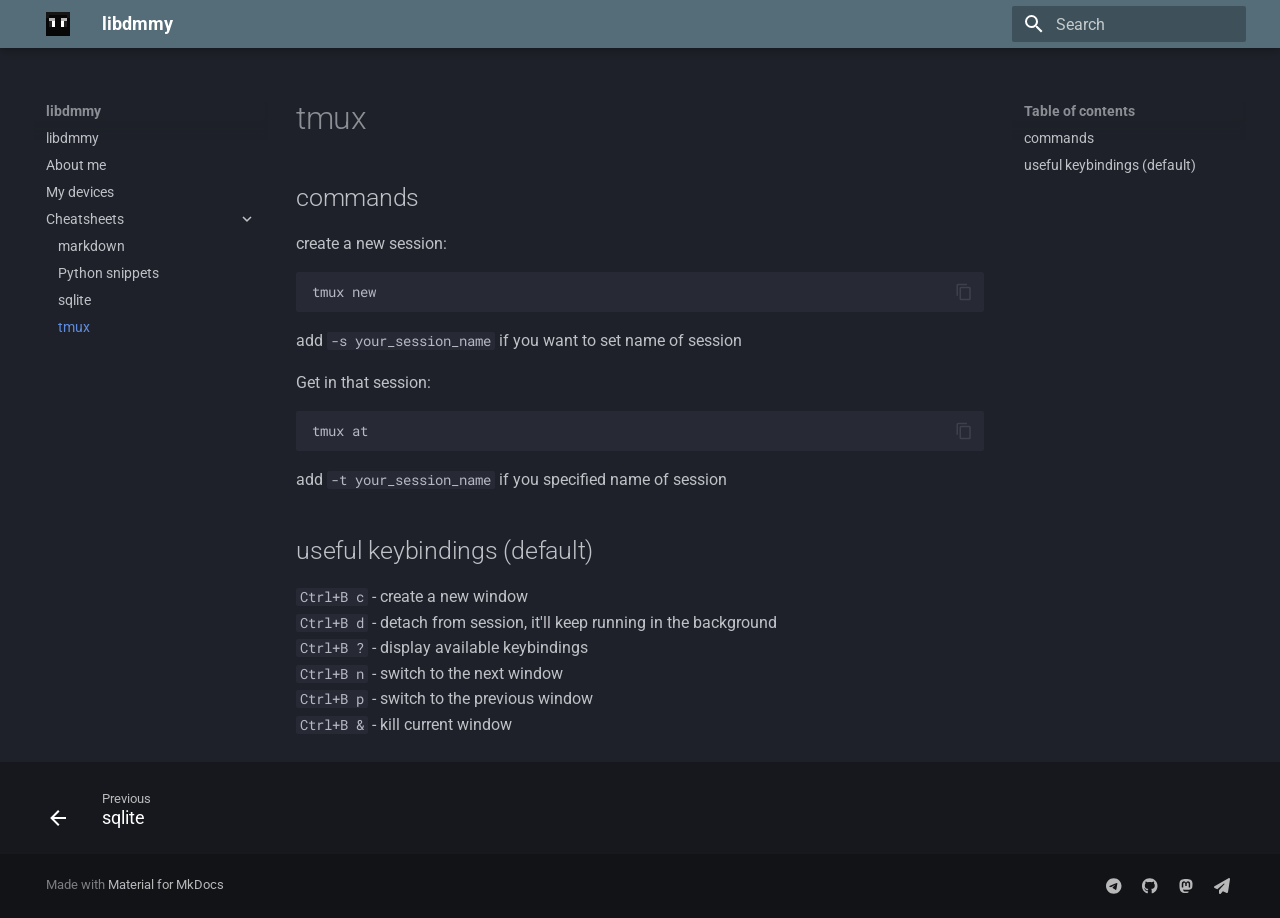
<file: Cheatsheets/tmux/index.html>
<!doctype html>
<html lang="en" class="no-js">
  <head>
    
      <meta charset="utf-8">
      <meta name="viewport" content="width=device-width,initial-scale=1">
      
      
      
        <link rel="canonical" href="https://libdmmy.github.io/Cheatsheets/tmux/">
      
      
        <link rel="prev" href="../sqlite/">
      
      
      
      <link rel="icon" href="../../assets/face.svg">
      <meta name="generator" content="mkdocs-1.6.1, mkdocs-material-9.6.15">
    
    
      
        <title>tmux - libdmmy</title>
      
    
    
      <link rel="stylesheet" href="../../assets/stylesheets/main.342714a4.min.css">
      
        
        <link rel="stylesheet" href="../../assets/stylesheets/palette.06af60db.min.css">
      
      


    
    
      
    
    
      
        
        
        <link rel="preconnect" href="https://fonts.gstatic.com" crossorigin>
        <link rel="stylesheet" href="https://fonts.googleapis.com/css?family=Roboto:300,300i,400,400i,700,700i%7CRoboto+Mono:400,400i,700,700i&display=fallback">
        <style>:root{--md-text-font:"Roboto";--md-code-font:"Roboto Mono"}</style>
      
    
    
    <script>__md_scope=new URL("../..",location),__md_hash=e=>[...e].reduce(((e,_)=>(e<<5)-e+_.charCodeAt(0)),0),__md_get=(e,_=localStorage,t=__md_scope)=>JSON.parse(_.getItem(t.pathname+"."+e)),__md_set=(e,_,t=localStorage,a=__md_scope)=>{try{t.setItem(a.pathname+"."+e,JSON.stringify(_))}catch(e){}}</script>
    
      

    
    
    
  </head>
  
  
    
    
    
    
    
    <body dir="ltr" data-md-color-scheme="slate" data-md-color-primary="blue-grey" data-md-color-accent="green">
  
    
    <input class="md-toggle" data-md-toggle="drawer" type="checkbox" id="__drawer" autocomplete="off">
    <input class="md-toggle" data-md-toggle="search" type="checkbox" id="__search" autocomplete="off">
    <label class="md-overlay" for="__drawer"></label>
    <div data-md-component="skip">
      
        
        <a href="#tmux" class="md-skip">
          Skip to content
        </a>
      
    </div>
    <div data-md-component="announce">
      
    </div>
    
    
      

  

<header class="md-header md-header--shadow" data-md-component="header">
  <nav class="md-header__inner md-grid" aria-label="Header">
    <a href="../.." title="libdmmy" class="md-header__button md-logo" aria-label="libdmmy" data-md-component="logo">
      
  <img src="../../assets/face.svg" alt="logo">

    </a>
    <label class="md-header__button md-icon" for="__drawer">
      
      <svg xmlns="http://www.w3.org/2000/svg" viewBox="0 0 24 24"><path d="M3 6h18v2H3zm0 5h18v2H3zm0 5h18v2H3z"/></svg>
    </label>
    <div class="md-header__title" data-md-component="header-title">
      <div class="md-header__ellipsis">
        <div class="md-header__topic">
          <span class="md-ellipsis">
            libdmmy
          </span>
        </div>
        <div class="md-header__topic" data-md-component="header-topic">
          <span class="md-ellipsis">
            
              tmux
            
          </span>
        </div>
      </div>
    </div>
    
      
    
    
    
    
      
      
        <label class="md-header__button md-icon" for="__search">
          
          <svg xmlns="http://www.w3.org/2000/svg" viewBox="0 0 24 24"><path d="M9.5 3A6.5 6.5 0 0 1 16 9.5c0 1.61-.59 3.09-1.56 4.23l.27.27h.79l5 5-1.5 1.5-5-5v-.79l-.27-.27A6.52 6.52 0 0 1 9.5 16 6.5 6.5 0 0 1 3 9.5 6.5 6.5 0 0 1 9.5 3m0 2C7 5 5 7 5 9.5S7 14 9.5 14 14 12 14 9.5 12 5 9.5 5"/></svg>
        </label>
        <div class="md-search" data-md-component="search" role="dialog">
  <label class="md-search__overlay" for="__search"></label>
  <div class="md-search__inner" role="search">
    <form class="md-search__form" name="search">
      <input type="text" class="md-search__input" name="query" aria-label="Search" placeholder="Search" autocapitalize="off" autocorrect="off" autocomplete="off" spellcheck="false" data-md-component="search-query" required>
      <label class="md-search__icon md-icon" for="__search">
        
        <svg xmlns="http://www.w3.org/2000/svg" viewBox="0 0 24 24"><path d="M9.5 3A6.5 6.5 0 0 1 16 9.5c0 1.61-.59 3.09-1.56 4.23l.27.27h.79l5 5-1.5 1.5-5-5v-.79l-.27-.27A6.52 6.52 0 0 1 9.5 16 6.5 6.5 0 0 1 3 9.5 6.5 6.5 0 0 1 9.5 3m0 2C7 5 5 7 5 9.5S7 14 9.5 14 14 12 14 9.5 12 5 9.5 5"/></svg>
        
        <svg xmlns="http://www.w3.org/2000/svg" viewBox="0 0 24 24"><path d="M20 11v2H8l5.5 5.5-1.42 1.42L4.16 12l7.92-7.92L13.5 5.5 8 11z"/></svg>
      </label>
      <nav class="md-search__options" aria-label="Search">
        
        <button type="reset" class="md-search__icon md-icon" title="Clear" aria-label="Clear" tabindex="-1">
          
          <svg xmlns="http://www.w3.org/2000/svg" viewBox="0 0 24 24"><path d="M19 6.41 17.59 5 12 10.59 6.41 5 5 6.41 10.59 12 5 17.59 6.41 19 12 13.41 17.59 19 19 17.59 13.41 12z"/></svg>
        </button>
      </nav>
      
    </form>
    <div class="md-search__output">
      <div class="md-search__scrollwrap" tabindex="0" data-md-scrollfix>
        <div class="md-search-result" data-md-component="search-result">
          <div class="md-search-result__meta">
            Initializing search
          </div>
          <ol class="md-search-result__list" role="presentation"></ol>
        </div>
      </div>
    </div>
  </div>
</div>
      
    
    
  </nav>
  
</header>
    
    <div class="md-container" data-md-component="container">
      
      
        
          
        
      
      <main class="md-main" data-md-component="main">
        <div class="md-main__inner md-grid">
          
            
              
              <div class="md-sidebar md-sidebar--primary" data-md-component="sidebar" data-md-type="navigation" >
                <div class="md-sidebar__scrollwrap">
                  <div class="md-sidebar__inner">
                    



<nav class="md-nav md-nav--primary" aria-label="Navigation" data-md-level="0">
  <label class="md-nav__title" for="__drawer">
    <a href="../.." title="libdmmy" class="md-nav__button md-logo" aria-label="libdmmy" data-md-component="logo">
      
  <img src="../../assets/face.svg" alt="logo">

    </a>
    libdmmy
  </label>
  
  <ul class="md-nav__list" data-md-scrollfix>
    
      
      
  
  
  
  
    <li class="md-nav__item">
      <a href="../.." class="md-nav__link">
        
  
  
  <span class="md-ellipsis">
    libdmmy
    
  </span>
  

      </a>
    </li>
  

    
      
      
  
  
  
  
    <li class="md-nav__item">
      <a href="../../biography/" class="md-nav__link">
        
  
  
  <span class="md-ellipsis">
    About me
    
  </span>
  

      </a>
    </li>
  

    
      
      
  
  
  
  
    <li class="md-nav__item">
      <a href="../../devices/" class="md-nav__link">
        
  
  
  <span class="md-ellipsis">
    My devices
    
  </span>
  

      </a>
    </li>
  

    
      
      
  
  
    
  
  
  
    
    
    
    
    
    <li class="md-nav__item md-nav__item--active md-nav__item--nested">
      
        
        
        <input class="md-nav__toggle md-toggle " type="checkbox" id="__nav_4" checked>
        
          
          <label class="md-nav__link" for="__nav_4" id="__nav_4_label" tabindex="0">
            
  
  
  <span class="md-ellipsis">
    Cheatsheets
    
  </span>
  

            <span class="md-nav__icon md-icon"></span>
          </label>
        
        <nav class="md-nav" data-md-level="1" aria-labelledby="__nav_4_label" aria-expanded="true">
          <label class="md-nav__title" for="__nav_4">
            <span class="md-nav__icon md-icon"></span>
            Cheatsheets
          </label>
          <ul class="md-nav__list" data-md-scrollfix>
            
              
                
  
  
  
  
    <li class="md-nav__item">
      <a href="../markdown/" class="md-nav__link">
        
  
  
  <span class="md-ellipsis">
    markdown
    
  </span>
  

      </a>
    </li>
  

              
            
              
                
  
  
  
  
    <li class="md-nav__item">
      <a href="../python/" class="md-nav__link">
        
  
  
  <span class="md-ellipsis">
    Python snippets
    
  </span>
  

      </a>
    </li>
  

              
            
              
                
  
  
  
  
    <li class="md-nav__item">
      <a href="../sqlite/" class="md-nav__link">
        
  
  
  <span class="md-ellipsis">
    sqlite
    
  </span>
  

      </a>
    </li>
  

              
            
              
                
  
  
    
  
  
  
    <li class="md-nav__item md-nav__item--active">
      
      <input class="md-nav__toggle md-toggle" type="checkbox" id="__toc">
      
      
        
      
      
        <label class="md-nav__link md-nav__link--active" for="__toc">
          
  
  
  <span class="md-ellipsis">
    tmux
    
  </span>
  

          <span class="md-nav__icon md-icon"></span>
        </label>
      
      <a href="./" class="md-nav__link md-nav__link--active">
        
  
  
  <span class="md-ellipsis">
    tmux
    
  </span>
  

      </a>
      
        

<nav class="md-nav md-nav--secondary" aria-label="Table of contents">
  
  
  
    
  
  
    <label class="md-nav__title" for="__toc">
      <span class="md-nav__icon md-icon"></span>
      Table of contents
    </label>
    <ul class="md-nav__list" data-md-component="toc" data-md-scrollfix>
      
        <li class="md-nav__item">
  <a href="#commands" class="md-nav__link">
    <span class="md-ellipsis">
      commands
    </span>
  </a>
  
</li>
      
        <li class="md-nav__item">
  <a href="#useful-keybindings-default" class="md-nav__link">
    <span class="md-ellipsis">
      useful keybindings (default)
    </span>
  </a>
  
</li>
      
    </ul>
  
</nav>
      
    </li>
  

              
            
          </ul>
        </nav>
      
    </li>
  

    
  </ul>
</nav>
                  </div>
                </div>
              </div>
            
            
              
              <div class="md-sidebar md-sidebar--secondary" data-md-component="sidebar" data-md-type="toc" >
                <div class="md-sidebar__scrollwrap">
                  <div class="md-sidebar__inner">
                    

<nav class="md-nav md-nav--secondary" aria-label="Table of contents">
  
  
  
    
  
  
    <label class="md-nav__title" for="__toc">
      <span class="md-nav__icon md-icon"></span>
      Table of contents
    </label>
    <ul class="md-nav__list" data-md-component="toc" data-md-scrollfix>
      
        <li class="md-nav__item">
  <a href="#commands" class="md-nav__link">
    <span class="md-ellipsis">
      commands
    </span>
  </a>
  
</li>
      
        <li class="md-nav__item">
  <a href="#useful-keybindings-default" class="md-nav__link">
    <span class="md-ellipsis">
      useful keybindings (default)
    </span>
  </a>
  
</li>
      
    </ul>
  
</nav>
                  </div>
                </div>
              </div>
            
          
          
            <div class="md-content" data-md-component="content">
              <article class="md-content__inner md-typeset">
                
                  



<h1 id="tmux">tmux</h1>
<h2 id="commands">commands</h2>
<p>create a new session:
<div class="highlight"><pre><span></span><code>tmux<span class="w"> </span>new
</code></pre></div>
add <code>-s your_session_name</code> if you want to set name of session  </p>
<p>Get in that session:
<div class="highlight"><pre><span></span><code>tmux<span class="w"> </span>at
</code></pre></div>
add <code>-t your_session_name</code> if you specified name of session  </p>
<h2 id="useful-keybindings-default">useful keybindings (default)</h2>
<p><code>Ctrl+B c</code> - create a new window<br />
<code>Ctrl+B d</code> - detach from session, it'll keep running in the background<br />
<code>Ctrl+B ?</code> - display available keybindings<br />
<code>Ctrl+B n</code> - switch to the next window<br />
<code>Ctrl+B p</code> - switch to the previous window<br />
<code>Ctrl+B &amp;</code> - kill current window  </p>












                
              </article>
            </div>
          
          
<script>var target=document.getElementById(location.hash.slice(1));target&&target.name&&(target.checked=target.name.startsWith("__tabbed_"))</script>
        </div>
        
      </main>
      
        <footer class="md-footer">
  
    
      
      <nav class="md-footer__inner md-grid" aria-label="Footer" >
        
          
          <a href="../sqlite/" class="md-footer__link md-footer__link--prev" aria-label="Previous: sqlite">
            <div class="md-footer__button md-icon">
              
              <svg xmlns="http://www.w3.org/2000/svg" viewBox="0 0 24 24"><path d="M20 11v2H8l5.5 5.5-1.42 1.42L4.16 12l7.92-7.92L13.5 5.5 8 11z"/></svg>
            </div>
            <div class="md-footer__title">
              <span class="md-footer__direction">
                Previous
              </span>
              <div class="md-ellipsis">
                sqlite
              </div>
            </div>
          </a>
        
        
      </nav>
    
  
  <div class="md-footer-meta md-typeset">
    <div class="md-footer-meta__inner md-grid">
      <div class="md-copyright">
  
  
    Made with
    <a href="https://squidfunk.github.io/mkdocs-material/" target="_blank" rel="noopener">
      Material for MkDocs
    </a>
  
</div>
      
        <div class="md-social">
  
    
    
    
    
      
      
    
    <a href="https://t.me/libdmmy" target="_blank" rel="noopener" title="t.me" class="md-social__link">
      <svg xmlns="http://www.w3.org/2000/svg" viewBox="0 0 496 512"><!--! Font Awesome Free 6.7.2 by @fontawesome - https://fontawesome.com License - https://fontawesome.com/license/free (Icons: CC BY 4.0, Fonts: SIL OFL 1.1, Code: MIT License) Copyright 2024 Fonticons, Inc.--><path d="M248 8C111.033 8 0 119.033 0 256s111.033 248 248 248 248-111.033 248-248S384.967 8 248 8m114.952 168.66c-3.732 39.215-19.881 134.378-28.1 178.3-3.476 18.584-10.322 24.816-16.948 25.425-14.4 1.326-25.338-9.517-39.287-18.661-21.827-14.308-34.158-23.215-55.346-37.177-24.485-16.135-8.612-25 5.342-39.5 3.652-3.793 67.107-61.51 68.335-66.746.153-.655.3-3.1-1.154-4.384s-3.59-.849-5.135-.5q-3.283.746-104.608 69.142-14.845 10.194-26.894 9.934c-8.855-.191-25.888-5.006-38.551-9.123-15.531-5.048-27.875-7.717-26.8-16.291q.84-6.7 18.45-13.7 108.446-47.248 144.628-62.3c68.872-28.647 83.183-33.623 92.511-33.789 2.052-.034 6.639.474 9.61 2.885a10.45 10.45 0 0 1 3.53 6.716 43.8 43.8 0 0 1 .417 9.769"/></svg>
    </a>
  
    
    
    
    
      
      
    
    <a href="https://github.com/libdmmy" target="_blank" rel="noopener" title="github.com" class="md-social__link">
      <svg xmlns="http://www.w3.org/2000/svg" viewBox="0 0 496 512"><!--! Font Awesome Free 6.7.2 by @fontawesome - https://fontawesome.com License - https://fontawesome.com/license/free (Icons: CC BY 4.0, Fonts: SIL OFL 1.1, Code: MIT License) Copyright 2024 Fonticons, Inc.--><path d="M165.9 397.4c0 2-2.3 3.6-5.2 3.6-3.3.3-5.6-1.3-5.6-3.6 0-2 2.3-3.6 5.2-3.6 3-.3 5.6 1.3 5.6 3.6m-31.1-4.5c-.7 2 1.3 4.3 4.3 4.9 2.6 1 5.6 0 6.2-2s-1.3-4.3-4.3-5.2c-2.6-.7-5.5.3-6.2 2.3m44.2-1.7c-2.9.7-4.9 2.6-4.6 4.9.3 2 2.9 3.3 5.9 2.6 2.9-.7 4.9-2.6 4.6-4.6-.3-1.9-3-3.2-5.9-2.9M244.8 8C106.1 8 0 113.3 0 252c0 110.9 69.8 205.8 169.5 239.2 12.8 2.3 17.3-5.6 17.3-12.1 0-6.2-.3-40.4-.3-61.4 0 0-70 15-84.7-29.8 0 0-11.4-29.1-27.8-36.6 0 0-22.9-15.7 1.6-15.4 0 0 24.9 2 38.6 25.8 21.9 38.6 58.6 27.5 72.9 20.9 2.3-16 8.8-27.1 16-33.7-55.9-6.2-112.3-14.3-112.3-110.5 0-27.5 7.6-41.3 23.6-58.9-2.6-6.5-11.1-33.3 2.6-67.9 20.9-6.5 69 27 69 27 20-5.6 41.5-8.5 62.8-8.5s42.8 2.9 62.8 8.5c0 0 48.1-33.6 69-27 13.7 34.7 5.2 61.4 2.6 67.9 16 17.7 25.8 31.5 25.8 58.9 0 96.5-58.9 104.2-114.8 110.5 9.2 7.9 17 22.9 17 46.4 0 33.7-.3 75.4-.3 83.6 0 6.5 4.6 14.4 17.3 12.1C428.2 457.8 496 362.9 496 252 496 113.3 383.5 8 244.8 8M97.2 352.9c-1.3 1-1 3.3.7 5.2 1.6 1.6 3.9 2.3 5.2 1 1.3-1 1-3.3-.7-5.2-1.6-1.6-3.9-2.3-5.2-1m-10.8-8.1c-.7 1.3.3 2.9 2.3 3.9 1.6 1 3.6.7 4.3-.7.7-1.3-.3-2.9-2.3-3.9-2-.6-3.6-.3-4.3.7m32.4 35.6c-1.6 1.3-1 4.3 1.3 6.2 2.3 2.3 5.2 2.6 6.5 1 1.3-1.3.7-4.3-1.3-6.2-2.2-2.3-5.2-2.6-6.5-1m-11.4-14.7c-1.6 1-1.6 3.6 0 5.9s4.3 3.3 5.6 2.3c1.6-1.3 1.6-3.9 0-6.2-1.4-2.3-4-3.3-5.6-2"/></svg>
    </a>
  
    
    
      
    
    
    
      
      
    
    <a href="https://mastodon.social/@itsdummybot" target="_blank" rel="noopener me" title="mastodon.social" class="md-social__link">
      <svg xmlns="http://www.w3.org/2000/svg" viewBox="0 0 448 512"><!--! Font Awesome Free 6.7.2 by @fontawesome - https://fontawesome.com License - https://fontawesome.com/license/free (Icons: CC BY 4.0, Fonts: SIL OFL 1.1, Code: MIT License) Copyright 2024 Fonticons, Inc.--><path d="M433 179.11c0-97.2-63.71-125.7-63.71-125.7-62.52-28.7-228.56-28.4-290.48 0 0 0-63.72 28.5-63.72 125.7 0 115.7-6.6 259.4 105.63 289.1 40.51 10.7 75.32 13 103.33 11.4 50.81-2.8 79.32-18.1 79.32-18.1l-1.7-36.9s-36.31 11.4-77.12 10.1c-40.41-1.4-83-4.4-89.63-54a102.5 102.5 0 0 1-.9-13.9c85.63 20.9 158.65 9.1 178.75 6.7 56.12-6.7 105-41.3 111.23-72.9 9.8-49.8 9-121.5 9-121.5m-75.12 125.2h-46.63v-114.2c0-49.7-64-51.6-64 6.9v62.5h-46.33V197c0-58.5-64-56.6-64-6.9v114.2H90.19c0-122.1-5.2-147.9 18.41-175 25.9-28.9 79.82-30.8 103.83 6.1l11.6 19.5 11.6-19.5c24.11-37.1 78.12-34.8 103.83-6.1 23.71 27.3 18.4 53 18.4 175z"/></svg>
    </a>
  
    
    
    
    
    <a href="mailto:itsdummybot@gmail.com" target="_blank" rel="noopener" title="" class="md-social__link">
      <svg xmlns="http://www.w3.org/2000/svg" viewBox="0 0 512 512"><!--! Font Awesome Free 6.7.2 by @fontawesome - https://fontawesome.com License - https://fontawesome.com/license/free (Icons: CC BY 4.0, Fonts: SIL OFL 1.1, Code: MIT License) Copyright 2024 Fonticons, Inc.--><path d="M498.1 5.6c10.1 7 15.4 19.1 13.5 31.2l-64 416c-1.5 9.7-7.4 18.2-16 23s-18.9 5.4-28 1.6L284 427.7l-68.5 74.1c-8.9 9.7-22.9 12.9-35.2 8.1S160 493.2 160 480v-83.6c0-4 1.5-7.8 4.2-10.8l167.6-182.8c5.8-6.3 5.6-16-.4-22s-15.7-6.4-22-.7L106 360.8l-88.3-44.2C7.1 311.3.3 300.7 0 288.9s5.9-22.8 16.1-28.7l448-256c10.7-6.1 23.9-5.5 34 1.4"/></svg>
    </a>
  
</div>
      
    </div>
  </div>
</footer>
      
    </div>
    <div class="md-dialog" data-md-component="dialog">
      <div class="md-dialog__inner md-typeset"></div>
    </div>
    
    
    
      
      <script id="__config" type="application/json">{"base": "../..", "features": ["navigation.footer", "navigation.instant", "content.code.copy"], "search": "../../assets/javascripts/workers/search.d50fe291.min.js", "tags": null, "translations": {"clipboard.copied": "Copied to clipboard", "clipboard.copy": "Copy to clipboard", "search.result.more.one": "1 more on this page", "search.result.more.other": "# more on this page", "search.result.none": "No matching documents", "search.result.one": "1 matching document", "search.result.other": "# matching documents", "search.result.placeholder": "Type to start searching", "search.result.term.missing": "Missing", "select.version": "Select version"}, "version": null}</script>
    
    
      <script src="../../assets/javascripts/bundle.56ea9cef.min.js"></script>
      
    
  </body>
</html>
</file>
<file: assets/stylesheets/main.342714a4.min.css>
@charset "UTF-8";html{-webkit-text-size-adjust:none;-moz-text-size-adjust:none;text-size-adjust:none;box-sizing:border-box}*,:after,:before{box-sizing:inherit}@media (prefers-reduced-motion){*,:after,:before{transition:none!important}}body{margin:0}a,button,input,label{-webkit-tap-highlight-color:transparent}a{color:inherit;text-decoration:none}hr{border:0;box-sizing:initial;display:block;height:.05rem;overflow:visible;padding:0}small{font-size:80%}sub,sup{line-height:1em}img{border-style:none}table{border-collapse:initial;border-spacing:0}td,th{font-weight:400;vertical-align:top}button{background:#0000;border:0;font-family:inherit;font-size:inherit;margin:0;padding:0}input{border:0;outline:none}:root{--md-primary-fg-color:#4051b5;--md-primary-fg-color--light:#5d6cc0;--md-primary-fg-color--dark:#303fa1;--md-primary-bg-color:#fff;--md-primary-bg-color--light:#ffffffb3;--md-accent-fg-color:#526cfe;--md-accent-fg-color--transparent:#526cfe1a;--md-accent-bg-color:#fff;--md-accent-bg-color--light:#ffffffb3}[data-md-color-scheme=default]{color-scheme:light}[data-md-color-scheme=default] img[src$="#gh-dark-mode-only"],[data-md-color-scheme=default] img[src$="#only-dark"]{display:none}:root,[data-md-color-scheme=default]{--md-hue:225deg;--md-default-fg-color:#000000de;--md-default-fg-color--light:#0000008a;--md-default-fg-color--lighter:#00000052;--md-default-fg-color--lightest:#00000012;--md-default-bg-color:#fff;--md-default-bg-color--light:#ffffffb3;--md-default-bg-color--lighter:#ffffff4d;--md-default-bg-color--lightest:#ffffff1f;--md-code-fg-color:#36464e;--md-code-bg-color:#f5f5f5;--md-code-hl-color:#4287ff;--md-code-hl-color--light:#4287ff1a;--md-code-hl-number-color:#d52a2a;--md-code-hl-special-color:#db1457;--md-code-hl-function-color:#a846b9;--md-code-hl-constant-color:#6e59d9;--md-code-hl-keyword-color:#3f6ec6;--md-code-hl-string-color:#1c7d4d;--md-code-hl-name-color:var(--md-code-fg-color);--md-code-hl-operator-color:var(--md-default-fg-color--light);--md-code-hl-punctuation-color:var(--md-default-fg-color--light);--md-code-hl-comment-color:var(--md-default-fg-color--light);--md-code-hl-generic-color:var(--md-default-fg-color--light);--md-code-hl-variable-color:var(--md-default-fg-color--light);--md-typeset-color:var(--md-default-fg-color);--md-typeset-a-color:var(--md-primary-fg-color);--md-typeset-del-color:#f5503d26;--md-typeset-ins-color:#0bd57026;--md-typeset-kbd-color:#fafafa;--md-typeset-kbd-accent-color:#fff;--md-typeset-kbd-border-color:#b8b8b8;--md-typeset-mark-color:#ffff0080;--md-typeset-table-color:#0000001f;--md-typeset-table-color--light:rgba(0,0,0,.035);--md-admonition-fg-color:var(--md-default-fg-color);--md-admonition-bg-color:var(--md-default-bg-color);--md-warning-fg-color:#000000de;--md-warning-bg-color:#ff9;--md-footer-fg-color:#fff;--md-footer-fg-color--light:#ffffffb3;--md-footer-fg-color--lighter:#ffffff73;--md-footer-bg-color:#000000de;--md-footer-bg-color--dark:#00000052;--md-shadow-z1:0 0.2rem 0.5rem #0000000d,0 0 0.05rem #0000001a;--md-shadow-z2:0 0.2rem 0.5rem #0000001a,0 0 0.05rem #00000040;--md-shadow-z3:0 0.2rem 0.5rem #0003,0 0 0.05rem #00000059}.md-icon svg{fill:currentcolor;display:block;height:1.2rem;width:1.2rem}body{-webkit-font-smoothing:antialiased;-moz-osx-font-smoothing:grayscale;--md-text-font-family:var(--md-text-font,_),-apple-system,BlinkMacSystemFont,Helvetica,Arial,sans-serif;--md-code-font-family:var(--md-code-font,_),SFMono-Regular,Consolas,Menlo,monospace}aside,body,input{font-feature-settings:"kern","liga";color:var(--md-typeset-color);font-family:var(--md-text-font-family)}code,kbd,pre{font-feature-settings:"kern";font-family:var(--md-code-font-family)}:root{--md-typeset-table-sort-icon:url('data:image/svg+xml;charset=utf-8,<svg xmlns="http://www.w3.org/2000/svg" viewBox="0 0 24 24"><path d="m18 21-4-4h3V7h-3l4-4 4 4h-3v10h3M2 19v-2h10v2M2 13v-2h7v2M2 7V5h4v2z"/></svg>');--md-typeset-table-sort-icon--asc:url('data:image/svg+xml;charset=utf-8,<svg xmlns="http://www.w3.org/2000/svg" viewBox="0 0 24 24"><path d="M19 17h3l-4 4-4-4h3V3h2M2 17h10v2H2M6 5v2H2V5m0 6h7v2H2z"/></svg>');--md-typeset-table-sort-icon--desc:url('data:image/svg+xml;charset=utf-8,<svg xmlns="http://www.w3.org/2000/svg" viewBox="0 0 24 24"><path d="M19 7h3l-4-4-4 4h3v14h2M2 17h10v2H2M6 5v2H2V5m0 6h7v2H2z"/></svg>')}.md-typeset{-webkit-print-color-adjust:exact;color-adjust:exact;font-size:.8rem;line-height:1.6;overflow-wrap:break-word}@media print{.md-typeset{font-size:.68rem}}.md-typeset blockquote,.md-typeset dl,.md-typeset figure,.md-typeset ol,.md-typeset pre,.md-typeset ul{margin-bottom:1em;margin-top:1em}.md-typeset h1{color:var(--md-default-fg-color--light);font-size:2em;line-height:1.3;margin:0 0 1.25em}.md-typeset h1,.md-typeset h2{font-weight:300;letter-spacing:-.01em}.md-typeset h2{font-size:1.5625em;line-height:1.4;margin:1.6em 0 .64em}.md-typeset h3{font-size:1.25em;font-weight:400;letter-spacing:-.01em;line-height:1.5;margin:1.6em 0 .8em}.md-typeset h2+h3{margin-top:.8em}.md-typeset h4{font-weight:700;letter-spacing:-.01em;margin:1em 0}.md-typeset h5,.md-typeset h6{color:var(--md-default-fg-color--light);font-size:.8em;font-weight:700;letter-spacing:-.01em;margin:1.25em 0}.md-typeset h5{text-transform:uppercase}.md-typeset h5 code{text-transform:none}.md-typeset hr{border-bottom:.05rem solid var(--md-default-fg-color--lightest);display:flow-root;margin:1.5em 0}.md-typeset a{color:var(--md-typeset-a-color);word-break:break-word}.md-typeset a,.md-typeset a:before{transition:color 125ms}.md-typeset a:focus,.md-typeset a:hover{color:var(--md-accent-fg-color)}.md-typeset a:focus code,.md-typeset a:hover code{background-color:var(--md-accent-fg-color--transparent)}.md-typeset a code{color:currentcolor;transition:background-color 125ms}.md-typeset a.focus-visible{outline-color:var(--md-accent-fg-color);outline-offset:.2rem}.md-typeset code,.md-typeset kbd,.md-typeset pre{color:var(--md-code-fg-color);direction:ltr;font-variant-ligatures:none}@media print{.md-typeset code,.md-typeset kbd,.md-typeset pre{white-space:pre-wrap}}.md-typeset code{background-color:var(--md-code-bg-color);border-radius:.1rem;-webkit-box-decoration-break:clone;box-decoration-break:clone;font-size:.85em;padding:0 .2941176471em;word-break:break-word}.md-typeset code:not(.focus-visible){-webkit-tap-highlight-color:transparent;outline:none}.md-typeset pre{display:flow-root;line-height:1.4;position:relative}.md-typeset pre>code{-webkit-box-decoration-break:slice;box-decoration-break:slice;box-shadow:none;display:block;margin:0;outline-color:var(--md-accent-fg-color);overflow:auto;padding:.7720588235em 1.1764705882em;scrollbar-color:var(--md-default-fg-color--lighter) #0000;scrollbar-width:thin;touch-action:auto;word-break:normal}.md-typeset pre>code:hover{scrollbar-color:var(--md-accent-fg-color) #0000}.md-typeset pre>code::-webkit-scrollbar{height:.2rem;width:.2rem}.md-typeset pre>code::-webkit-scrollbar-thumb{background-color:var(--md-default-fg-color--lighter)}.md-typeset pre>code::-webkit-scrollbar-thumb:hover{background-color:var(--md-accent-fg-color)}.md-typeset kbd{background-color:var(--md-typeset-kbd-color);border-radius:.1rem;box-shadow:0 .1rem 0 .05rem var(--md-typeset-kbd-border-color),0 .1rem 0 var(--md-typeset-kbd-border-color),0 -.1rem .2rem var(--md-typeset-kbd-accent-color) inset;color:var(--md-default-fg-color);display:inline-block;font-size:.75em;padding:0 .6666666667em;vertical-align:text-top;word-break:break-word}.md-typeset mark{background-color:var(--md-typeset-mark-color);-webkit-box-decoration-break:clone;box-decoration-break:clone;color:inherit;word-break:break-word}.md-typeset abbr{border-bottom:.05rem dotted var(--md-default-fg-color--light);cursor:help;text-decoration:none}.md-typeset small{opacity:.75}[dir=ltr] .md-typeset sub,[dir=ltr] .md-typeset sup{margin-left:.078125em}[dir=rtl] .md-typeset sub,[dir=rtl] .md-typeset sup{margin-right:.078125em}[dir=ltr] .md-typeset blockquote{padding-left:.6rem}[dir=rtl] .md-typeset blockquote{padding-right:.6rem}[dir=ltr] .md-typeset blockquote{border-left:.2rem solid var(--md-default-fg-color--lighter)}[dir=rtl] .md-typeset blockquote{border-right:.2rem solid var(--md-default-fg-color--lighter)}.md-typeset blockquote{color:var(--md-default-fg-color--light);margin-left:0;margin-right:0}.md-typeset ul{list-style-type:disc}.md-typeset ul[type]{list-style-type:revert-layer}[dir=ltr] .md-typeset ol,[dir=ltr] .md-typeset ul{margin-left:.625em}[dir=rtl] .md-typeset ol,[dir=rtl] .md-typeset ul{margin-right:.625em}.md-typeset ol,.md-typeset ul{padding:0}.md-typeset ol:not([hidden]),.md-typeset ul:not([hidden]){display:flow-root}.md-typeset ol ol,.md-typeset ul ol{list-style-type:lower-alpha}.md-typeset ol ol ol,.md-typeset ul ol ol{list-style-type:lower-roman}.md-typeset ol ol ol ol,.md-typeset ul ol ol ol{list-style-type:upper-alpha}.md-typeset ol ol ol ol ol,.md-typeset ul ol ol ol ol{list-style-type:upper-roman}.md-typeset ol[type],.md-typeset ul[type]{list-style-type:revert-layer}[dir=ltr] .md-typeset ol li,[dir=ltr] .md-typeset ul li{margin-left:1.25em}[dir=rtl] .md-typeset ol li,[dir=rtl] .md-typeset ul li{margin-right:1.25em}.md-typeset ol li,.md-typeset ul li{margin-bottom:.5em}.md-typeset ol li blockquote,.md-typeset ol li p,.md-typeset ul li blockquote,.md-typeset ul li p{margin:.5em 0}.md-typeset ol li:last-child,.md-typeset ul li:last-child{margin-bottom:0}[dir=ltr] .md-typeset ol li ol,[dir=ltr] .md-typeset ol li ul,[dir=ltr] .md-typeset ul li ol,[dir=ltr] .md-typeset ul li ul{margin-left:.625em}[dir=rtl] .md-typeset ol li ol,[dir=rtl] .md-typeset ol li ul,[dir=rtl] .md-typeset ul li ol,[dir=rtl] .md-typeset ul li ul{margin-right:.625em}.md-typeset ol li ol,.md-typeset ol li ul,.md-typeset ul li ol,.md-typeset ul li ul{margin-bottom:.5em;margin-top:.5em}[dir=ltr] .md-typeset dd{margin-left:1.875em}[dir=rtl] .md-typeset dd{margin-right:1.875em}.md-typeset dd{margin-bottom:1.5em;margin-top:1em}.md-typeset img,.md-typeset svg,.md-typeset video{height:auto;max-width:100%}.md-typeset img[align=left]{margin:1em 1em 1em 0}.md-typeset img[align=right]{margin:1em 0 1em 1em}.md-typeset img[align]:only-child{margin-top:0}.md-typeset figure{display:flow-root;margin:1em auto;max-width:100%;text-align:center;width:-moz-fit-content;width:fit-content}.md-typeset figure img{display:block;margin:0 auto}.md-typeset figcaption{font-style:italic;margin:1em auto;max-width:24rem}.md-typeset iframe{max-width:100%}.md-typeset table:not([class]){background-color:var(--md-default-bg-color);border:.05rem solid var(--md-typeset-table-color);border-radius:.1rem;display:inline-block;font-size:.64rem;max-width:100%;overflow:auto;touch-action:auto}@media print{.md-typeset table:not([class]){display:table}}.md-typeset table:not([class])+*{margin-top:1.5em}.md-typeset table:not([class]) td>:first-child,.md-typeset table:not([class]) th>:first-child{margin-top:0}.md-typeset table:not([class]) td>:last-child,.md-typeset table:not([class]) th>:last-child{margin-bottom:0}.md-typeset table:not([class]) td:not([align]),.md-typeset table:not([class]) th:not([align]){text-align:left}[dir=rtl] .md-typeset table:not([class]) td:not([align]),[dir=rtl] .md-typeset table:not([class]) th:not([align]){text-align:right}.md-typeset table:not([class]) th{font-weight:700;min-width:5rem;padding:.9375em 1.25em;vertical-align:top}.md-typeset table:not([class]) td{border-top:.05rem solid var(--md-typeset-table-color);padding:.9375em 1.25em;vertical-align:top}.md-typeset table:not([class]) tbody tr{transition:background-color 125ms}.md-typeset table:not([class]) tbody tr:hover{background-color:var(--md-typeset-table-color--light);box-shadow:0 .05rem 0 var(--md-default-bg-color) inset}.md-typeset table:not([class]) a{word-break:normal}.md-typeset table th[role=columnheader]{cursor:pointer}[dir=ltr] .md-typeset table th[role=columnheader]:after{margin-left:.5em}[dir=rtl] .md-typeset table th[role=columnheader]:after{margin-right:.5em}.md-typeset table th[role=columnheader]:after{content:"";display:inline-block;height:1.2em;-webkit-mask-image:var(--md-typeset-table-sort-icon);mask-image:var(--md-typeset-table-sort-icon);-webkit-mask-repeat:no-repeat;mask-repeat:no-repeat;-webkit-mask-size:contain;mask-size:contain;transition:background-color 125ms;vertical-align:text-bottom;width:1.2em}.md-typeset table th[role=columnheader]:hover:after{background-color:var(--md-default-fg-color--lighter)}.md-typeset table th[role=columnheader][aria-sort=ascending]:after{background-color:var(--md-default-fg-color--light);-webkit-mask-image:var(--md-typeset-table-sort-icon--asc);mask-image:var(--md-typeset-table-sort-icon--asc)}.md-typeset table th[role=columnheader][aria-sort=descending]:after{background-color:var(--md-default-fg-color--light);-webkit-mask-image:var(--md-typeset-table-sort-icon--desc);mask-image:var(--md-typeset-table-sort-icon--desc)}.md-typeset__scrollwrap{margin:1em -.8rem;overflow-x:auto;touch-action:auto}.md-typeset__table{display:inline-block;margin-bottom:.5em;padding:0 .8rem}@media print{.md-typeset__table{display:block}}html .md-typeset__table table{display:table;margin:0;overflow:hidden;width:100%}@media screen and (max-width:44.984375em){.md-content__inner>pre{margin:1em -.8rem}.md-content__inner>pre code{border-radius:0}}.md-typeset .md-author{border-radius:100%;display:block;flex-shrink:0;height:1.6rem;overflow:hidden;position:relative;transition:color 125ms,transform 125ms;width:1.6rem}.md-typeset .md-author img{display:block}.md-typeset .md-author--more{background:var(--md-default-fg-color--lightest);color:var(--md-default-fg-color--lighter);font-size:.6rem;font-weight:700;line-height:1.6rem;text-align:center}.md-typeset .md-author--long{height:2.4rem;width:2.4rem}.md-typeset a.md-author{transform:scale(1)}.md-typeset a.md-author img{border-radius:100%;filter:grayscale(100%) opacity(75%);transition:filter 125ms}.md-typeset a.md-author:focus,.md-typeset a.md-author:hover{transform:scale(1.1);z-index:1}.md-typeset a.md-author:focus img,.md-typeset a.md-author:hover img{filter:grayscale(0)}.md-banner{background-color:var(--md-footer-bg-color);color:var(--md-footer-fg-color);overflow:auto}@media print{.md-banner{display:none}}.md-banner--warning{background-color:var(--md-warning-bg-color);color:var(--md-warning-fg-color)}.md-banner__inner{font-size:.7rem;margin:.6rem auto;padding:0 .8rem}[dir=ltr] .md-banner__button{float:right}[dir=rtl] .md-banner__button{float:left}.md-banner__button{color:inherit;cursor:pointer;transition:opacity .25s}.no-js .md-banner__button{display:none}.md-banner__button:hover{opacity:.7}html{font-size:125%;height:100%;overflow-x:hidden}@media screen and (min-width:100em){html{font-size:137.5%}}@media screen and (min-width:125em){html{font-size:150%}}body{background-color:var(--md-default-bg-color);display:flex;flex-direction:column;font-size:.5rem;min-height:100%;position:relative;width:100%}@media print{body{display:block}}@media screen and (max-width:59.984375em){body[data-md-scrolllock]{position:fixed}}.md-grid{margin-left:auto;margin-right:auto;max-width:61rem}.md-container{display:flex;flex-direction:column;flex-grow:1}@media print{.md-container{display:block}}.md-main{flex-grow:1}.md-main__inner{display:flex;height:100%;margin-top:1.5rem}.md-ellipsis{overflow:hidden;text-overflow:ellipsis}.md-toggle{display:none}.md-option{height:0;opacity:0;position:absolute;width:0}.md-option:checked+label:not([hidden]){display:block}.md-option.focus-visible+label{outline-color:var(--md-accent-fg-color);outline-style:auto}.md-skip{background-color:var(--md-default-fg-color);border-radius:.1rem;color:var(--md-default-bg-color);font-size:.64rem;margin:.5rem;opacity:0;outline-color:var(--md-accent-fg-color);padding:.3rem .5rem;position:fixed;transform:translateY(.4rem);z-index:-1}.md-skip:focus{opacity:1;transform:translateY(0);transition:transform .25s cubic-bezier(.4,0,.2,1),opacity 175ms 75ms;z-index:10}@page{margin:25mm}:root{--md-clipboard-icon:url('data:image/svg+xml;charset=utf-8,<svg xmlns="http://www.w3.org/2000/svg" viewBox="0 0 24 24"><path d="M19 21H8V7h11m0-2H8a2 2 0 0 0-2 2v14a2 2 0 0 0 2 2h11a2 2 0 0 0 2-2V7a2 2 0 0 0-2-2m-3-4H4a2 2 0 0 0-2 2v14h2V3h12z"/></svg>')}.md-clipboard{border-radius:.1rem;color:var(--md-default-fg-color--lightest);cursor:pointer;height:1.5em;outline-color:var(--md-accent-fg-color);outline-offset:.1rem;position:absolute;right:.5em;top:.5em;transition:color .25s;width:1.5em;z-index:1}@media print{.md-clipboard{display:none}}.md-clipboard:not(.focus-visible){-webkit-tap-highlight-color:transparent;outline:none}:hover>.md-clipboard{color:var(--md-default-fg-color--light)}.md-clipboard:focus,.md-clipboard:hover{color:var(--md-accent-fg-color)}.md-clipboard:after{background-color:currentcolor;content:"";display:block;height:1.125em;margin:0 auto;-webkit-mask-image:var(--md-clipboard-icon);mask-image:var(--md-clipboard-icon);-webkit-mask-position:center;mask-position:center;-webkit-mask-repeat:no-repeat;mask-repeat:no-repeat;-webkit-mask-size:contain;mask-size:contain;width:1.125em}.md-clipboard--inline{cursor:pointer}.md-clipboard--inline code{transition:color .25s,background-color .25s}.md-clipboard--inline:focus code,.md-clipboard--inline:hover code{background-color:var(--md-accent-fg-color--transparent);color:var(--md-accent-fg-color)}.md-typeset .md-code__content{display:grid}@keyframes consent{0%{opacity:0;transform:translateY(100%)}to{opacity:1;transform:translateY(0)}}@keyframes overlay{0%{opacity:0}to{opacity:1}}.md-consent__overlay{animation:overlay .25s both;-webkit-backdrop-filter:blur(.1rem);backdrop-filter:blur(.1rem);background-color:#0000008a;height:100%;opacity:1;position:fixed;top:0;width:100%;z-index:5}.md-consent__inner{animation:consent .5s cubic-bezier(.1,.7,.1,1) both;background-color:var(--md-default-bg-color);border:0;border-radius:.1rem;bottom:0;box-shadow:0 0 .2rem #0000001a,0 .2rem .4rem #0003;max-height:100%;overflow:auto;padding:0;position:fixed;width:100%;z-index:5}.md-consent__form{padding:.8rem}.md-consent__settings{display:none;margin:1em 0}input:checked+.md-consent__settings{display:block}.md-consent__controls{margin-bottom:.8rem}.md-typeset .md-consent__controls .md-button{display:inline}@media screen and (max-width:44.984375em){.md-typeset .md-consent__controls .md-button{display:block;margin-top:.4rem;text-align:center;width:100%}}.md-consent label{cursor:pointer}.md-content{flex-grow:1;min-width:0}.md-content__inner{margin:0 .8rem 1.2rem;padding-top:.6rem}@media screen and (min-width:76.25em){[dir=ltr] .md-sidebar--primary:not([hidden])~.md-content>.md-content__inner{margin-left:1.2rem}[dir=ltr] .md-sidebar--secondary:not([hidden])~.md-content>.md-content__inner,[dir=rtl] .md-sidebar--primary:not([hidden])~.md-content>.md-content__inner{margin-right:1.2rem}[dir=rtl] .md-sidebar--secondary:not([hidden])~.md-content>.md-content__inner{margin-left:1.2rem}}.md-content__inner:before{content:"";display:block;height:.4rem}.md-content__inner>:last-child{margin-bottom:0}[dir=ltr] .md-content__button{float:right}[dir=rtl] .md-content__button{float:left}[dir=ltr] .md-content__button{margin-left:.4rem}[dir=rtl] .md-content__button{margin-right:.4rem}.md-content__button{margin:.4rem 0;padding:0}@media print{.md-content__button{display:none}}.md-typeset .md-content__button{color:var(--md-default-fg-color--lighter)}.md-content__button svg{display:inline;vertical-align:top}[dir=rtl] .md-content__button svg{transform:scaleX(-1)}[dir=ltr] .md-dialog{right:.8rem}[dir=rtl] .md-dialog{left:.8rem}.md-dialog{background-color:var(--md-default-fg-color);border-radius:.1rem;bottom:.8rem;box-shadow:var(--md-shadow-z3);min-width:11.1rem;opacity:0;padding:.4rem .6rem;pointer-events:none;position:fixed;transform:translateY(100%);transition:transform 0ms .4s,opacity .4s;z-index:4}@media print{.md-dialog{display:none}}.md-dialog--active{opacity:1;pointer-events:auto;transform:translateY(0);transition:transform .4s cubic-bezier(.075,.85,.175,1),opacity .4s}.md-dialog__inner{color:var(--md-default-bg-color);font-size:.7rem}.md-feedback{margin:2em 0 1em;text-align:center}.md-feedback fieldset{border:none;margin:0;padding:0}.md-feedback__title{font-weight:700;margin:1em auto}.md-feedback__inner{position:relative}.md-feedback__list{display:flex;flex-wrap:wrap;place-content:baseline center;position:relative}.md-feedback__list:hover .md-icon:not(:disabled){color:var(--md-default-fg-color--lighter)}:disabled .md-feedback__list{min-height:1.8rem}.md-feedback__icon{color:var(--md-default-fg-color--light);cursor:pointer;flex-shrink:0;margin:0 .1rem;transition:color 125ms}.md-feedback__icon:not(:disabled).md-icon:hover{color:var(--md-accent-fg-color)}.md-feedback__icon:disabled{color:var(--md-default-fg-color--lightest);pointer-events:none}.md-feedback__note{opacity:0;position:relative;transform:translateY(.4rem);transition:transform .4s cubic-bezier(.1,.7,.1,1),opacity .15s}.md-feedback__note>*{margin:0 auto;max-width:16rem}:disabled .md-feedback__note{opacity:1;transform:translateY(0)}@media print{.md-feedback{display:none}}.md-footer{background-color:var(--md-footer-bg-color);color:var(--md-footer-fg-color)}@media print{.md-footer{display:none}}.md-footer__inner{justify-content:space-between;overflow:auto;padding:.2rem}.md-footer__inner:not([hidden]){display:flex}.md-footer__link{align-items:end;display:flex;flex-grow:0.01;margin-bottom:.4rem;margin-top:1rem;max-width:100%;outline-color:var(--md-accent-fg-color);overflow:hidden;transition:opacity .25s}.md-footer__link:focus,.md-footer__link:hover{opacity:.7}[dir=rtl] .md-footer__link svg{transform:scaleX(-1)}@media screen and (max-width:44.984375em){.md-footer__link--prev{flex-shrink:0}.md-footer__link--prev .md-footer__title{display:none}}[dir=ltr] .md-footer__link--next{margin-left:auto}[dir=rtl] .md-footer__link--next{margin-right:auto}.md-footer__link--next{text-align:right}[dir=rtl] .md-footer__link--next{text-align:left}.md-footer__title{flex-grow:1;font-size:.9rem;margin-bottom:.7rem;max-width:calc(100% - 2.4rem);padding:0 1rem;white-space:nowrap}.md-footer__button{margin:.2rem;padding:.4rem}.md-footer__direction{font-size:.64rem;opacity:.7}.md-footer-meta{background-color:var(--md-footer-bg-color--dark)}.md-footer-meta__inner{display:flex;flex-wrap:wrap;justify-content:space-between;padding:.2rem}html .md-footer-meta.md-typeset a{color:var(--md-footer-fg-color--light)}html .md-footer-meta.md-typeset a:focus,html .md-footer-meta.md-typeset a:hover{color:var(--md-footer-fg-color)}.md-copyright{color:var(--md-footer-fg-color--lighter);font-size:.64rem;margin:auto .6rem;padding:.4rem 0;width:100%}@media screen and (min-width:45em){.md-copyright{width:auto}}.md-copyright__highlight{color:var(--md-footer-fg-color--light)}.md-social{display:inline-flex;gap:.2rem;margin:0 .4rem;padding:.2rem 0 .6rem}@media screen and (min-width:45em){.md-social{padding:.6rem 0}}.md-social__link{display:inline-block;height:1.6rem;text-align:center;width:1.6rem}.md-social__link:before{line-height:1.9}.md-social__link svg{fill:currentcolor;max-height:.8rem;vertical-align:-25%}.md-typeset .md-button{border:.1rem solid;border-radius:.1rem;color:var(--md-primary-fg-color);cursor:pointer;display:inline-block;font-weight:700;padding:.625em 2em;transition:color 125ms,background-color 125ms,border-color 125ms}.md-typeset .md-button--primary{background-color:var(--md-primary-fg-color);border-color:var(--md-primary-fg-color);color:var(--md-primary-bg-color)}.md-typeset .md-button:focus,.md-typeset .md-button:hover{background-color:var(--md-accent-fg-color);border-color:var(--md-accent-fg-color);color:var(--md-accent-bg-color)}[dir=ltr] .md-typeset .md-input{border-top-left-radius:.1rem}[dir=ltr] .md-typeset .md-input,[dir=rtl] .md-typeset .md-input{border-top-right-radius:.1rem}[dir=rtl] .md-typeset .md-input{border-top-left-radius:.1rem}.md-typeset .md-input{border-bottom:.1rem solid var(--md-default-fg-color--lighter);box-shadow:var(--md-shadow-z1);font-size:.8rem;height:1.8rem;padding:0 .6rem;transition:border .25s,box-shadow .25s}.md-typeset .md-input:focus,.md-typeset .md-input:hover{border-bottom-color:var(--md-accent-fg-color);box-shadow:var(--md-shadow-z2)}.md-typeset .md-input--stretch{width:100%}.md-header{background-color:var(--md-primary-fg-color);box-shadow:0 0 .2rem #0000,0 .2rem .4rem #0000;color:var(--md-primary-bg-color);display:block;left:0;position:sticky;right:0;top:0;z-index:4}@media print{.md-header{display:none}}.md-header[hidden]{transform:translateY(-100%);transition:transform .25s cubic-bezier(.8,0,.6,1),box-shadow .25s}.md-header--shadow{box-shadow:0 0 .2rem #0000001a,0 .2rem .4rem #0003;transition:transform .25s cubic-bezier(.1,.7,.1,1),box-shadow .25s}.md-header__inner{align-items:center;display:flex;padding:0 .2rem}.md-header__button{color:currentcolor;cursor:pointer;margin:.2rem;outline-color:var(--md-accent-fg-color);padding:.4rem;position:relative;transition:opacity .25s;vertical-align:middle;z-index:1}.md-header__button:hover{opacity:.7}.md-header__button:not([hidden]){display:inline-block}.md-header__button:not(.focus-visible){-webkit-tap-highlight-color:transparent;outline:none}.md-header__button.md-logo{margin:.2rem;padding:.4rem}@media screen and (max-width:76.234375em){.md-header__button.md-logo{display:none}}.md-header__button.md-logo img,.md-header__button.md-logo svg{fill:currentcolor;display:block;height:1.2rem;width:auto}@media screen and (min-width:60em){.md-header__button[for=__search]{display:none}}.no-js .md-header__button[for=__search]{display:none}[dir=rtl] .md-header__button[for=__search] svg{transform:scaleX(-1)}@media screen and (min-width:76.25em){.md-header__button[for=__drawer]{display:none}}.md-header__topic{display:flex;max-width:100%;position:absolute;transition:transform .4s cubic-bezier(.1,.7,.1,1),opacity .15s;white-space:nowrap}.md-header__topic+.md-header__topic{opacity:0;pointer-events:none;transform:translateX(1.25rem);transition:transform .4s cubic-bezier(1,.7,.1,.1),opacity .15s;z-index:-1}[dir=rtl] .md-header__topic+.md-header__topic{transform:translateX(-1.25rem)}.md-header__topic:first-child{font-weight:700}[dir=ltr] .md-header__title{margin-left:1rem;margin-right:.4rem}[dir=rtl] .md-header__title{margin-left:.4rem;margin-right:1rem}.md-header__title{flex-grow:1;font-size:.9rem;height:2.4rem;line-height:2.4rem}.md-header__title--active .md-header__topic{opacity:0;pointer-events:none;transform:translateX(-1.25rem);transition:transform .4s cubic-bezier(1,.7,.1,.1),opacity .15s;z-index:-1}[dir=rtl] .md-header__title--active .md-header__topic{transform:translateX(1.25rem)}.md-header__title--active .md-header__topic+.md-header__topic{opacity:1;pointer-events:auto;transform:translateX(0);transition:transform .4s cubic-bezier(.1,.7,.1,1),opacity .15s;z-index:0}.md-header__title>.md-header__ellipsis{height:100%;position:relative;width:100%}.md-header__option{display:flex;flex-shrink:0;max-width:100%;transition:max-width 0ms .25s,opacity .25s .25s;white-space:nowrap}[data-md-toggle=search]:checked~.md-header .md-header__option{max-width:0;opacity:0;transition:max-width 0ms,opacity 0ms}.md-header__option>input{bottom:0}.md-header__source{display:none}@media screen and (min-width:60em){[dir=ltr] .md-header__source{margin-left:1rem}[dir=rtl] .md-header__source{margin-right:1rem}.md-header__source{display:block;max-width:11.7rem;width:11.7rem}}@media screen and (min-width:76.25em){[dir=ltr] .md-header__source{margin-left:1.4rem}[dir=rtl] .md-header__source{margin-right:1.4rem}}.md-meta{color:var(--md-default-fg-color--light);font-size:.7rem;line-height:1.3}.md-meta__list{display:inline-flex;flex-wrap:wrap;list-style:none;margin:0;padding:0}.md-meta__item:not(:last-child):after{content:"·";margin-left:.2rem;margin-right:.2rem}.md-meta__link{color:var(--md-typeset-a-color)}.md-meta__link:focus,.md-meta__link:hover{color:var(--md-accent-fg-color)}.md-draft{background-color:#ff1744;border-radius:.125em;color:#fff;display:inline-block;font-weight:700;padding-left:.5714285714em;padding-right:.5714285714em}:root{--md-nav-icon--prev:url('data:image/svg+xml;charset=utf-8,<svg xmlns="http://www.w3.org/2000/svg" viewBox="0 0 24 24"><path d="M20 11v2H8l5.5 5.5-1.42 1.42L4.16 12l7.92-7.92L13.5 5.5 8 11z"/></svg>');--md-nav-icon--next:url('data:image/svg+xml;charset=utf-8,<svg xmlns="http://www.w3.org/2000/svg" viewBox="0 0 24 24"><path d="M8.59 16.58 13.17 12 8.59 7.41 10 6l6 6-6 6z"/></svg>');--md-toc-icon:url('data:image/svg+xml;charset=utf-8,<svg xmlns="http://www.w3.org/2000/svg" viewBox="0 0 24 24"><path d="M3 9h14V7H3zm0 4h14v-2H3zm0 4h14v-2H3zm16 0h2v-2h-2zm0-10v2h2V7zm0 6h2v-2h-2z"/></svg>')}.md-nav{font-size:.7rem;line-height:1.3}.md-nav__title{color:var(--md-default-fg-color--light);display:block;font-weight:700;overflow:hidden;padding:0 .6rem;text-overflow:ellipsis}.md-nav__title .md-nav__button{display:none}.md-nav__title .md-nav__button img{height:100%;width:auto}.md-nav__title .md-nav__button.md-logo img,.md-nav__title .md-nav__button.md-logo svg{fill:currentcolor;display:block;height:2.4rem;max-width:100%;object-fit:contain;width:auto}.md-nav__list{list-style:none;margin:0;padding:0}.md-nav__link{align-items:flex-start;display:flex;gap:.4rem;margin-top:.625em;scroll-snap-align:start;transition:color 125ms}.md-nav__link--passed{color:var(--md-default-fg-color--light)}.md-nav__item .md-nav__link--active,.md-nav__item .md-nav__link--active code{color:var(--md-typeset-a-color)}.md-nav__link .md-ellipsis{position:relative}[dir=ltr] .md-nav__link .md-icon:last-child{margin-left:auto}[dir=rtl] .md-nav__link .md-icon:last-child{margin-right:auto}.md-nav__link svg{fill:currentcolor;flex-shrink:0;height:1.3em;position:relative}.md-nav__link[for]:focus,.md-nav__link[for]:hover,.md-nav__link[href]:focus,.md-nav__link[href]:hover{color:var(--md-accent-fg-color);cursor:pointer}.md-nav__link.focus-visible{outline-color:var(--md-accent-fg-color);outline-offset:.2rem}.md-nav--primary .md-nav__link[for=__toc]{display:none}.md-nav--primary .md-nav__link[for=__toc] .md-icon:after{background-color:currentcolor;display:block;height:100%;-webkit-mask-image:var(--md-toc-icon);mask-image:var(--md-toc-icon);width:100%}.md-nav--primary .md-nav__link[for=__toc]~.md-nav{display:none}.md-nav__container>.md-nav__link{margin-top:0}.md-nav__container>.md-nav__link:first-child{flex-grow:1;min-width:0}.md-nav__icon{flex-shrink:0}.md-nav__source{display:none}@media screen and (max-width:76.234375em){.md-nav--primary,.md-nav--primary .md-nav{background-color:var(--md-default-bg-color);display:flex;flex-direction:column;height:100%;left:0;position:absolute;right:0;top:0;z-index:1}.md-nav--primary .md-nav__item,.md-nav--primary .md-nav__title{font-size:.8rem;line-height:1.5}.md-nav--primary .md-nav__title{background-color:var(--md-default-fg-color--lightest);color:var(--md-default-fg-color--light);cursor:pointer;height:5.6rem;line-height:2.4rem;padding:3rem .8rem .2rem;position:relative;white-space:nowrap}[dir=ltr] .md-nav--primary .md-nav__title .md-nav__icon{left:.4rem}[dir=rtl] .md-nav--primary .md-nav__title .md-nav__icon{right:.4rem}.md-nav--primary .md-nav__title .md-nav__icon{display:block;height:1.2rem;margin:.2rem;position:absolute;top:.4rem;width:1.2rem}.md-nav--primary .md-nav__title .md-nav__icon:after{background-color:currentcolor;content:"";display:block;height:100%;-webkit-mask-image:var(--md-nav-icon--prev);mask-image:var(--md-nav-icon--prev);-webkit-mask-position:center;mask-position:center;-webkit-mask-repeat:no-repeat;mask-repeat:no-repeat;-webkit-mask-size:contain;mask-size:contain;width:100%}.md-nav--primary .md-nav__title~.md-nav__list{background-color:var(--md-default-bg-color);box-shadow:0 .05rem 0 var(--md-default-fg-color--lightest) inset;overflow-y:auto;scroll-snap-type:y mandatory;touch-action:pan-y}.md-nav--primary .md-nav__title~.md-nav__list>:first-child{border-top:0}.md-nav--primary .md-nav__title[for=__drawer]{background-color:var(--md-primary-fg-color);color:var(--md-primary-bg-color);font-weight:700}.md-nav--primary .md-nav__title .md-logo{display:block;left:.2rem;margin:.2rem;padding:.4rem;position:absolute;right:.2rem;top:.2rem}.md-nav--primary .md-nav__list{flex:1}.md-nav--primary .md-nav__item{border-top:.05rem solid var(--md-default-fg-color--lightest)}.md-nav--primary .md-nav__item--active>.md-nav__link{color:var(--md-typeset-a-color)}.md-nav--primary .md-nav__item--active>.md-nav__link:focus,.md-nav--primary .md-nav__item--active>.md-nav__link:hover{color:var(--md-accent-fg-color)}.md-nav--primary .md-nav__link{margin-top:0;padding:.6rem .8rem}.md-nav--primary .md-nav__link svg{margin-top:.1em}.md-nav--primary .md-nav__link>.md-nav__link{padding:0}[dir=ltr] .md-nav--primary .md-nav__link .md-nav__icon{margin-right:-.2rem}[dir=rtl] .md-nav--primary .md-nav__link .md-nav__icon{margin-left:-.2rem}.md-nav--primary .md-nav__link .md-nav__icon{font-size:1.2rem;height:1.2rem;width:1.2rem}.md-nav--primary .md-nav__link .md-nav__icon:after{background-color:currentcolor;content:"";display:block;height:100%;-webkit-mask-image:var(--md-nav-icon--next);mask-image:var(--md-nav-icon--next);-webkit-mask-position:center;mask-position:center;-webkit-mask-repeat:no-repeat;mask-repeat:no-repeat;-webkit-mask-size:contain;mask-size:contain;width:100%}[dir=rtl] .md-nav--primary .md-nav__icon:after{transform:scale(-1)}.md-nav--primary .md-nav--secondary .md-nav{background-color:initial;position:static}[dir=ltr] .md-nav--primary .md-nav--secondary .md-nav .md-nav__link{padding-left:1.4rem}[dir=rtl] .md-nav--primary .md-nav--secondary .md-nav .md-nav__link{padding-right:1.4rem}[dir=ltr] .md-nav--primary .md-nav--secondary .md-nav .md-nav .md-nav__link{padding-left:2rem}[dir=rtl] .md-nav--primary .md-nav--secondary .md-nav .md-nav .md-nav__link{padding-right:2rem}[dir=ltr] .md-nav--primary .md-nav--secondary .md-nav .md-nav .md-nav .md-nav__link{padding-left:2.6rem}[dir=rtl] .md-nav--primary .md-nav--secondary .md-nav .md-nav .md-nav .md-nav__link{padding-right:2.6rem}[dir=ltr] .md-nav--primary .md-nav--secondary .md-nav .md-nav .md-nav .md-nav .md-nav__link{padding-left:3.2rem}[dir=rtl] .md-nav--primary .md-nav--secondary .md-nav .md-nav .md-nav .md-nav .md-nav__link{padding-right:3.2rem}.md-nav--secondary{background-color:initial}.md-nav__toggle~.md-nav{display:flex;opacity:0;transform:translateX(100%);transition:transform .25s cubic-bezier(.8,0,.6,1),opacity 125ms 50ms}[dir=rtl] .md-nav__toggle~.md-nav{transform:translateX(-100%)}.md-nav__toggle:checked~.md-nav{opacity:1;transform:translateX(0);transition:transform .25s cubic-bezier(.4,0,.2,1),opacity 125ms 125ms}.md-nav__toggle:checked~.md-nav>.md-nav__list{-webkit-backface-visibility:hidden;backface-visibility:hidden}}@media screen and (max-width:59.984375em){.md-nav--primary .md-nav__link[for=__toc]{display:flex}.md-nav--primary .md-nav__link[for=__toc] .md-icon:after{content:""}.md-nav--primary .md-nav__link[for=__toc]+.md-nav__link{display:none}.md-nav--primary .md-nav__link[for=__toc]~.md-nav{display:flex}.md-nav__source{background-color:var(--md-primary-fg-color--dark);color:var(--md-primary-bg-color);display:block;padding:0 .2rem}}@media screen and (min-width:60em) and (max-width:76.234375em){.md-nav--integrated .md-nav__link[for=__toc]{display:flex}.md-nav--integrated .md-nav__link[for=__toc] .md-icon:after{content:""}.md-nav--integrated .md-nav__link[for=__toc]+.md-nav__link{display:none}.md-nav--integrated .md-nav__link[for=__toc]~.md-nav{display:flex}}@media screen and (min-width:60em){.md-nav{margin-bottom:-.4rem}.md-nav--secondary .md-nav__title{background:var(--md-default-bg-color);box-shadow:0 0 .4rem .4rem var(--md-default-bg-color);position:sticky;top:0;z-index:1}.md-nav--secondary .md-nav__title[for=__toc]{scroll-snap-align:start}.md-nav--secondary .md-nav__title .md-nav__icon{display:none}[dir=ltr] .md-nav--secondary .md-nav__list{padding-left:.6rem}[dir=rtl] .md-nav--secondary .md-nav__list{padding-right:.6rem}.md-nav--secondary .md-nav__list{padding-bottom:.4rem}[dir=ltr] .md-nav--secondary .md-nav__item>.md-nav__link{margin-right:.4rem}[dir=rtl] .md-nav--secondary .md-nav__item>.md-nav__link{margin-left:.4rem}}@media screen and (min-width:76.25em){.md-nav{margin-bottom:-.4rem;transition:max-height .25s cubic-bezier(.86,0,.07,1)}.md-nav--primary .md-nav__title{background:var(--md-default-bg-color);box-shadow:0 0 .4rem .4rem var(--md-default-bg-color);position:sticky;top:0;z-index:1}.md-nav--primary .md-nav__title[for=__drawer]{scroll-snap-align:start}.md-nav--primary .md-nav__title .md-nav__icon{display:none}[dir=ltr] .md-nav--primary .md-nav__list{padding-left:.6rem}[dir=rtl] .md-nav--primary .md-nav__list{padding-right:.6rem}.md-nav--primary .md-nav__list{padding-bottom:.4rem}[dir=ltr] .md-nav--primary .md-nav__item>.md-nav__link{margin-right:.4rem}[dir=rtl] .md-nav--primary .md-nav__item>.md-nav__link{margin-left:.4rem}.md-nav__toggle~.md-nav{display:grid;grid-template-rows:minmax(.4rem,0fr);opacity:0;transition:grid-template-rows .25s cubic-bezier(.86,0,.07,1),opacity .25s,visibility 0ms .25s;visibility:collapse}.md-nav__toggle~.md-nav>.md-nav__list{overflow:hidden}.md-nav__toggle.md-toggle--indeterminate~.md-nav,.md-nav__toggle:checked~.md-nav{grid-template-rows:minmax(.4rem,1fr);opacity:1;transition:grid-template-rows .25s cubic-bezier(.86,0,.07,1),opacity .15s .1s,visibility 0ms;visibility:visible}.md-nav__toggle.md-toggle--indeterminate~.md-nav{transition:none}.md-nav__item--nested>.md-nav>.md-nav__title{display:none}.md-nav__item--section{display:block;margin:1.25em 0}.md-nav__item--section:last-child{margin-bottom:0}.md-nav__item--section>.md-nav__link{font-weight:700}.md-nav__item--section>.md-nav__link[for]{color:var(--md-default-fg-color--light)}.md-nav__item--section>.md-nav__link:not(.md-nav__container){pointer-events:none}.md-nav__item--section>.md-nav__link .md-icon,.md-nav__item--section>.md-nav__link>[for]{display:none}[dir=ltr] .md-nav__item--section>.md-nav{margin-left:-.6rem}[dir=rtl] .md-nav__item--section>.md-nav{margin-right:-.6rem}.md-nav__item--section>.md-nav{display:block;opacity:1;visibility:visible}.md-nav__item--section>.md-nav>.md-nav__list>.md-nav__item{padding:0}.md-nav__icon{border-radius:100%;height:.9rem;transition:background-color .25s;width:.9rem}.md-nav__icon:hover{background-color:var(--md-accent-fg-color--transparent)}.md-nav__icon:after{background-color:currentcolor;border-radius:100%;content:"";display:inline-block;height:100%;-webkit-mask-image:var(--md-nav-icon--next);mask-image:var(--md-nav-icon--next);-webkit-mask-position:center;mask-position:center;-webkit-mask-repeat:no-repeat;mask-repeat:no-repeat;-webkit-mask-size:contain;mask-size:contain;transition:transform .25s;vertical-align:-.1rem;width:100%}[dir=rtl] .md-nav__icon:after{transform:rotate(180deg)}.md-nav__item--nested .md-nav__toggle:checked~.md-nav__link .md-nav__icon:after,.md-nav__item--nested .md-toggle--indeterminate~.md-nav__link .md-nav__icon:after{transform:rotate(90deg)}.md-nav--lifted>.md-nav__list>.md-nav__item,.md-nav--lifted>.md-nav__title{display:none}.md-nav--lifted>.md-nav__list>.md-nav__item--active{display:block}.md-nav--lifted>.md-nav__list>.md-nav__item--active>.md-nav__link{background:var(--md-default-bg-color);box-shadow:0 0 .4rem .4rem var(--md-default-bg-color);margin-top:0;position:sticky;top:0;z-index:1}.md-nav--lifted>.md-nav__list>.md-nav__item--active>.md-nav__link:not(.md-nav__container){pointer-events:none}.md-nav--lifted>.md-nav__list>.md-nav__item--active.md-nav__item--section{margin:0}[dir=ltr] .md-nav--lifted>.md-nav__list>.md-nav__item>.md-nav:not(.md-nav--secondary){margin-left:-.6rem}[dir=rtl] .md-nav--lifted>.md-nav__list>.md-nav__item>.md-nav:not(.md-nav--secondary){margin-right:-.6rem}.md-nav--lifted>.md-nav__list>.md-nav__item>[for]{color:var(--md-default-fg-color--light)}.md-nav--lifted .md-nav[data-md-level="1"]{grid-template-rows:minmax(.4rem,1fr);opacity:1;visibility:visible}[dir=ltr] .md-nav--integrated>.md-nav__list>.md-nav__item--active .md-nav--secondary{border-left:.05rem solid var(--md-primary-fg-color)}[dir=rtl] .md-nav--integrated>.md-nav__list>.md-nav__item--active .md-nav--secondary{border-right:.05rem solid var(--md-primary-fg-color)}.md-nav--integrated>.md-nav__list>.md-nav__item--active .md-nav--secondary{display:block;margin-bottom:1.25em;opacity:1;visibility:visible}.md-nav--integrated>.md-nav__list>.md-nav__item--active .md-nav--secondary>.md-nav__list{overflow:visible;padding-bottom:0}.md-nav--integrated>.md-nav__list>.md-nav__item--active .md-nav--secondary>.md-nav__title{display:none}}.md-pagination{font-size:.8rem;font-weight:700;gap:.4rem}.md-pagination,.md-pagination>*{align-items:center;display:flex;justify-content:center}.md-pagination>*{border-radius:.2rem;height:1.8rem;min-width:1.8rem;text-align:center}.md-pagination__current{background-color:var(--md-default-fg-color--lightest);color:var(--md-default-fg-color--light)}.md-pagination__link{transition:color 125ms,background-color 125ms}.md-pagination__link:focus,.md-pagination__link:hover{background-color:var(--md-accent-fg-color--transparent);color:var(--md-accent-fg-color)}.md-pagination__link:focus svg,.md-pagination__link:hover svg{color:var(--md-accent-fg-color)}.md-pagination__link.focus-visible{outline-color:var(--md-accent-fg-color);outline-offset:.2rem}.md-pagination__link svg{fill:currentcolor;color:var(--md-default-fg-color--lighter);display:block;max-height:100%;width:1.2rem}.md-post__back{border-bottom:.05rem solid var(--md-default-fg-color--lightest);margin-bottom:1.2rem;padding-bottom:1.2rem}@media screen and (max-width:76.234375em){.md-post__back{display:none}}[dir=rtl] .md-post__back svg{transform:scaleX(-1)}.md-post__authors{display:flex;flex-direction:column;gap:.6rem;margin:0 .6rem 1.2rem}.md-post .md-post__meta a{transition:color 125ms}.md-post .md-post__meta a:focus,.md-post .md-post__meta a:hover{color:var(--md-accent-fg-color)}.md-post__title{color:var(--md-default-fg-color--light);font-weight:700}.md-post--excerpt{margin-bottom:3.2rem}.md-post--excerpt .md-post__header{align-items:center;display:flex;gap:.6rem;min-height:1.6rem}.md-post--excerpt .md-post__authors{align-items:center;display:inline-flex;flex-direction:row;gap:.2rem;margin:0;min-height:2.4rem}[dir=ltr] .md-post--excerpt .md-post__meta .md-meta__list{margin-right:.4rem}[dir=rtl] .md-post--excerpt .md-post__meta .md-meta__list{margin-left:.4rem}.md-post--excerpt .md-post__content>:first-child{--md-scroll-margin:6rem;margin-top:0}.md-post>.md-nav--secondary{margin:1em 0}.md-profile{align-items:center;display:flex;font-size:.7rem;gap:.6rem;line-height:1.4;width:100%}.md-profile__description{flex-grow:1}.md-content--post{display:flex}@media screen and (max-width:76.234375em){.md-content--post{flex-flow:column-reverse}}.md-content--post>.md-content__inner{flex-grow:1;min-width:0}@media screen and (min-width:76.25em){[dir=ltr] .md-content--post>.md-content__inner{margin-left:1.2rem}[dir=rtl] .md-content--post>.md-content__inner{margin-right:1.2rem}}@media screen and (max-width:76.234375em){.md-sidebar.md-sidebar--post{padding:0;position:static;width:100%}.md-sidebar.md-sidebar--post .md-sidebar__scrollwrap{overflow:visible}.md-sidebar.md-sidebar--post .md-sidebar__inner{padding:0}.md-sidebar.md-sidebar--post .md-post__meta{margin-left:.6rem;margin-right:.6rem}.md-sidebar.md-sidebar--post .md-nav__item{border:none;display:inline}.md-sidebar.md-sidebar--post .md-nav__list{display:inline-flex;flex-wrap:wrap;gap:.6rem;padding-bottom:.6rem;padding-top:.6rem}.md-sidebar.md-sidebar--post .md-nav__link{padding:0}.md-sidebar.md-sidebar--post .md-nav{height:auto;margin-bottom:0;position:static}}:root{--md-progress-value:0;--md-progress-delay:400ms}.md-progress{background:var(--md-primary-bg-color);height:.075rem;opacity:min(clamp(0,var(--md-progress-value),1),clamp(0,100 - var(--md-progress-value),1));position:fixed;top:0;transform:scaleX(calc(var(--md-progress-value)*1%));transform-origin:left;transition:transform .5s cubic-bezier(.19,1,.22,1),opacity .25s var(--md-progress-delay);width:100%;z-index:4}:root{--md-search-result-icon:url('data:image/svg+xml;charset=utf-8,<svg xmlns="http://www.w3.org/2000/svg" viewBox="0 0 24 24"><path d="M14 2H6a2 2 0 0 0-2 2v16a2 2 0 0 0 2 2h7c-.41-.25-.8-.56-1.14-.9-.33-.33-.61-.7-.86-1.1H6V4h7v5h5v1.18c.71.16 1.39.43 2 .82V8zm6.31 16.9c1.33-2.11.69-4.9-1.4-6.22-2.11-1.33-4.91-.68-6.22 1.4-1.34 2.11-.69 4.89 1.4 6.22 1.46.93 3.32.93 4.79.02L22 23.39 23.39 22zm-3.81.1a2.5 2.5 0 0 1-2.5-2.5 2.5 2.5 0 0 1 2.5-2.5 2.5 2.5 0 0 1 2.5 2.5 2.5 2.5 0 0 1-2.5 2.5"/></svg>')}.md-search{position:relative}@media screen and (min-width:60em){.md-search{padding:.2rem 0}}.no-js .md-search{display:none}.md-search__overlay{opacity:0;z-index:1}@media screen and (max-width:59.984375em){[dir=ltr] .md-search__overlay{left:-2.2rem}[dir=rtl] .md-search__overlay{right:-2.2rem}.md-search__overlay{background-color:var(--md-default-bg-color);border-radius:1rem;height:2rem;overflow:hidden;pointer-events:none;position:absolute;top:-1rem;transform-origin:center;transition:transform .3s .1s,opacity .2s .2s;width:2rem}[data-md-toggle=search]:checked~.md-header .md-search__overlay{opacity:1;transition:transform .4s,opacity .1s}}@media screen and (min-width:60em){[dir=ltr] .md-search__overlay{left:0}[dir=rtl] .md-search__overlay{right:0}.md-search__overlay{background-color:#0000008a;cursor:pointer;height:0;position:fixed;top:0;transition:width 0ms .25s,height 0ms .25s,opacity .25s;width:0}[data-md-toggle=search]:checked~.md-header .md-search__overlay{height:200vh;opacity:1;transition:width 0ms,height 0ms,opacity .25s;width:100%}}@media screen and (max-width:29.984375em){[data-md-toggle=search]:checked~.md-header .md-search__overlay{transform:scale(45)}}@media screen and (min-width:30em) and (max-width:44.984375em){[data-md-toggle=search]:checked~.md-header .md-search__overlay{transform:scale(60)}}@media screen and (min-width:45em) and (max-width:59.984375em){[data-md-toggle=search]:checked~.md-header .md-search__overlay{transform:scale(75)}}.md-search__inner{-webkit-backface-visibility:hidden;backface-visibility:hidden}@media screen and (max-width:59.984375em){[dir=ltr] .md-search__inner{left:0}[dir=rtl] .md-search__inner{right:0}.md-search__inner{height:0;opacity:0;overflow:hidden;position:fixed;top:0;transform:translateX(5%);transition:width 0ms .3s,height 0ms .3s,transform .15s cubic-bezier(.4,0,.2,1) .15s,opacity .15s .15s;width:0;z-index:2}[dir=rtl] .md-search__inner{transform:translateX(-5%)}[data-md-toggle=search]:checked~.md-header .md-search__inner{height:100%;opacity:1;transform:translateX(0);transition:width 0ms 0ms,height 0ms 0ms,transform .15s cubic-bezier(.1,.7,.1,1) .15s,opacity .15s .15s;width:100%}}@media screen and (min-width:60em){[dir=ltr] .md-search__inner{float:right}[dir=rtl] .md-search__inner{float:left}.md-search__inner{padding:.1rem 0;position:relative;transition:width .25s cubic-bezier(.1,.7,.1,1);width:11.7rem}}@media screen and (min-width:60em) and (max-width:76.234375em){[data-md-toggle=search]:checked~.md-header .md-search__inner{width:23.4rem}}@media screen and (min-width:76.25em){[data-md-toggle=search]:checked~.md-header .md-search__inner{width:34.4rem}}.md-search__form{background-color:var(--md-default-bg-color);box-shadow:0 0 .6rem #0000;height:2.4rem;position:relative;transition:color .25s,background-color .25s;z-index:2}@media screen and (min-width:60em){.md-search__form{background-color:#00000042;border-radius:.1rem;height:1.8rem}.md-search__form:hover{background-color:#ffffff1f}}[data-md-toggle=search]:checked~.md-header .md-search__form{background-color:var(--md-default-bg-color);border-radius:.1rem .1rem 0 0;box-shadow:0 0 .6rem #00000012;color:var(--md-default-fg-color)}[dir=ltr] .md-search__input{padding-left:3.6rem;padding-right:2.2rem}[dir=rtl] .md-search__input{padding-left:2.2rem;padding-right:3.6rem}.md-search__input{background:#0000;font-size:.9rem;height:100%;position:relative;text-overflow:ellipsis;width:100%;z-index:2}.md-search__input::placeholder{transition:color .25s}.md-search__input::placeholder,.md-search__input~.md-search__icon{color:var(--md-default-fg-color--light)}.md-search__input::-ms-clear{display:none}@media screen and (max-width:59.984375em){.md-search__input{font-size:.9rem;height:2.4rem;width:100%}}@media screen and (min-width:60em){[dir=ltr] .md-search__input{padding-left:2.2rem}[dir=rtl] .md-search__input{padding-right:2.2rem}.md-search__input{color:inherit;font-size:.8rem}.md-search__input::placeholder{color:var(--md-primary-bg-color--light)}.md-search__input+.md-search__icon{color:var(--md-primary-bg-color)}[data-md-toggle=search]:checked~.md-header .md-search__input{text-overflow:clip}[data-md-toggle=search]:checked~.md-header .md-search__input+.md-search__icon{color:var(--md-default-fg-color--light)}[data-md-toggle=search]:checked~.md-header .md-search__input::placeholder{color:#0000}}.md-search__icon{cursor:pointer;display:inline-block;height:1.2rem;transition:color .25s,opacity .25s;width:1.2rem}.md-search__icon:hover{opacity:.7}[dir=ltr] .md-search__icon[for=__search]{left:.5rem}[dir=rtl] .md-search__icon[for=__search]{right:.5rem}.md-search__icon[for=__search]{position:absolute;top:.3rem;z-index:2}[dir=rtl] .md-search__icon[for=__search] svg{transform:scaleX(-1)}@media screen and (max-width:59.984375em){[dir=ltr] .md-search__icon[for=__search]{left:.8rem}[dir=rtl] .md-search__icon[for=__search]{right:.8rem}.md-search__icon[for=__search]{top:.6rem}.md-search__icon[for=__search] svg:first-child{display:none}}@media screen and (min-width:60em){.md-search__icon[for=__search]{pointer-events:none}.md-search__icon[for=__search] svg:last-child{display:none}}[dir=ltr] .md-search__options{right:.5rem}[dir=rtl] .md-search__options{left:.5rem}.md-search__options{pointer-events:none;position:absolute;top:.3rem;z-index:2}@media screen and (max-width:59.984375em){[dir=ltr] .md-search__options{right:.8rem}[dir=rtl] .md-search__options{left:.8rem}.md-search__options{top:.6rem}}[dir=ltr] .md-search__options>.md-icon{margin-left:.2rem}[dir=rtl] .md-search__options>.md-icon{margin-right:.2rem}.md-search__options>.md-icon{color:var(--md-default-fg-color--light);opacity:0;transform:scale(.75);transition:transform .15s cubic-bezier(.1,.7,.1,1),opacity .15s}.md-search__options>.md-icon:not(.focus-visible){-webkit-tap-highlight-color:transparent;outline:none}[data-md-toggle=search]:checked~.md-header .md-search__input:valid~.md-search__options>.md-icon{opacity:1;pointer-events:auto;transform:scale(1)}[data-md-toggle=search]:checked~.md-header .md-search__input:valid~.md-search__options>.md-icon:hover{opacity:.7}[dir=ltr] .md-search__suggest{padding-left:3.6rem;padding-right:2.2rem}[dir=rtl] .md-search__suggest{padding-left:2.2rem;padding-right:3.6rem}.md-search__suggest{align-items:center;color:var(--md-default-fg-color--lighter);display:flex;font-size:.9rem;height:100%;opacity:0;position:absolute;top:0;transition:opacity 50ms;white-space:nowrap;width:100%}@media screen and (min-width:60em){[dir=ltr] .md-search__suggest{padding-left:2.2rem}[dir=rtl] .md-search__suggest{padding-right:2.2rem}.md-search__suggest{font-size:.8rem}}[data-md-toggle=search]:checked~.md-header .md-search__suggest{opacity:1;transition:opacity .3s .1s}[dir=ltr] .md-search__output{border-bottom-left-radius:.1rem}[dir=ltr] .md-search__output,[dir=rtl] .md-search__output{border-bottom-right-radius:.1rem}[dir=rtl] .md-search__output{border-bottom-left-radius:.1rem}.md-search__output{overflow:hidden;position:absolute;width:100%;z-index:1}@media screen and (max-width:59.984375em){.md-search__output{bottom:0;top:2.4rem}}@media screen and (min-width:60em){.md-search__output{opacity:0;top:1.9rem;transition:opacity .4s}[data-md-toggle=search]:checked~.md-header .md-search__output{box-shadow:var(--md-shadow-z3);opacity:1}}.md-search__scrollwrap{-webkit-backface-visibility:hidden;backface-visibility:hidden;background-color:var(--md-default-bg-color);height:100%;overflow-y:auto;touch-action:pan-y}@media (-webkit-max-device-pixel-ratio:1),(max-resolution:1dppx){.md-search__scrollwrap{transform:translateZ(0)}}@media screen and (min-width:60em) and (max-width:76.234375em){.md-search__scrollwrap{width:23.4rem}}@media screen and (min-width:76.25em){.md-search__scrollwrap{width:34.4rem}}@media screen and (min-width:60em){.md-search__scrollwrap{max-height:0;scrollbar-color:var(--md-default-fg-color--lighter) #0000;scrollbar-width:thin}[data-md-toggle=search]:checked~.md-header .md-search__scrollwrap{max-height:75vh}.md-search__scrollwrap:hover{scrollbar-color:var(--md-accent-fg-color) #0000}.md-search__scrollwrap::-webkit-scrollbar{height:.2rem;width:.2rem}.md-search__scrollwrap::-webkit-scrollbar-thumb{background-color:var(--md-default-fg-color--lighter)}.md-search__scrollwrap::-webkit-scrollbar-thumb:hover{background-color:var(--md-accent-fg-color)}}.md-search-result{color:var(--md-default-fg-color);word-break:break-word}.md-search-result__meta{background-color:var(--md-default-fg-color--lightest);color:var(--md-default-fg-color--light);font-size:.64rem;line-height:1.8rem;padding:0 .8rem;scroll-snap-align:start}@media screen and (min-width:60em){[dir=ltr] .md-search-result__meta{padding-left:2.2rem}[dir=rtl] .md-search-result__meta{padding-right:2.2rem}}.md-search-result__list{list-style:none;margin:0;padding:0;-webkit-user-select:none;user-select:none}.md-search-result__item{box-shadow:0 -.05rem var(--md-default-fg-color--lightest)}.md-search-result__item:first-child{box-shadow:none}.md-search-result__link{display:block;outline:none;scroll-snap-align:start;transition:background-color .25s}.md-search-result__link:focus,.md-search-result__link:hover{background-color:var(--md-accent-fg-color--transparent)}.md-search-result__link:last-child p:last-child{margin-bottom:.6rem}.md-search-result__more>summary{cursor:pointer;display:block;outline:none;position:sticky;scroll-snap-align:start;top:0;z-index:1}.md-search-result__more>summary::marker{display:none}.md-search-result__more>summary::-webkit-details-marker{display:none}.md-search-result__more>summary>div{color:var(--md-typeset-a-color);font-size:.64rem;padding:.75em .8rem;transition:color .25s,background-color .25s}@media screen and (min-width:60em){[dir=ltr] .md-search-result__more>summary>div{padding-left:2.2rem}[dir=rtl] .md-search-result__more>summary>div{padding-right:2.2rem}}.md-search-result__more>summary:focus>div,.md-search-result__more>summary:hover>div{background-color:var(--md-accent-fg-color--transparent);color:var(--md-accent-fg-color)}.md-search-result__more[open]>summary{background-color:var(--md-default-bg-color)}.md-search-result__article{overflow:hidden;padding:0 .8rem;position:relative}@media screen and (min-width:60em){[dir=ltr] .md-search-result__article{padding-left:2.2rem}[dir=rtl] .md-search-result__article{padding-right:2.2rem}}[dir=ltr] .md-search-result__icon{left:0}[dir=rtl] .md-search-result__icon{right:0}.md-search-result__icon{color:var(--md-default-fg-color--light);height:1.2rem;margin:.5rem;position:absolute;width:1.2rem}@media screen and (max-width:59.984375em){.md-search-result__icon{display:none}}.md-search-result__icon:after{background-color:currentcolor;content:"";display:inline-block;height:100%;-webkit-mask-image:var(--md-search-result-icon);mask-image:var(--md-search-result-icon);-webkit-mask-position:center;mask-position:center;-webkit-mask-repeat:no-repeat;mask-repeat:no-repeat;-webkit-mask-size:contain;mask-size:contain;width:100%}[dir=rtl] .md-search-result__icon:after{transform:scaleX(-1)}.md-search-result .md-typeset{color:var(--md-default-fg-color--light);font-size:.64rem;line-height:1.6}.md-search-result .md-typeset h1{color:var(--md-default-fg-color);font-size:.8rem;font-weight:400;line-height:1.4;margin:.55rem 0}.md-search-result .md-typeset h1 mark{text-decoration:none}.md-search-result .md-typeset h2{color:var(--md-default-fg-color);font-size:.64rem;font-weight:700;line-height:1.6;margin:.5em 0}.md-search-result .md-typeset h2 mark{text-decoration:none}.md-search-result__terms{color:var(--md-default-fg-color);display:block;font-size:.64rem;font-style:italic;margin:.5em 0}.md-search-result mark{background-color:initial;color:var(--md-accent-fg-color);text-decoration:underline}.md-select{position:relative;z-index:1}.md-select__inner{background-color:var(--md-default-bg-color);border-radius:.1rem;box-shadow:var(--md-shadow-z2);color:var(--md-default-fg-color);left:50%;margin-top:.2rem;max-height:0;opacity:0;position:absolute;top:calc(100% - .2rem);transform:translate3d(-50%,.3rem,0);transition:transform .25s 375ms,opacity .25s .25s,max-height 0ms .5s}.md-select:focus-within .md-select__inner,.md-select:hover .md-select__inner{max-height:10rem;opacity:1;transform:translate3d(-50%,0,0);transition:transform .25s cubic-bezier(.1,.7,.1,1),opacity .25s,max-height 0ms}.md-select__inner:after{border-bottom:.2rem solid #0000;border-bottom-color:var(--md-default-bg-color);border-left:.2rem solid #0000;border-right:.2rem solid #0000;border-top:0;content:"";height:0;left:50%;margin-left:-.2rem;margin-top:-.2rem;position:absolute;top:0;width:0}.md-select__list{border-radius:.1rem;font-size:.8rem;list-style-type:none;margin:0;max-height:inherit;overflow:auto;padding:0}.md-select__item{line-height:1.8rem}[dir=ltr] .md-select__link{padding-left:.6rem;padding-right:1.2rem}[dir=rtl] .md-select__link{padding-left:1.2rem;padding-right:.6rem}.md-select__link{cursor:pointer;display:block;outline:none;scroll-snap-align:start;transition:background-color .25s,color .25s;width:100%}.md-select__link:focus,.md-select__link:hover{color:var(--md-accent-fg-color)}.md-select__link:focus{background-color:var(--md-default-fg-color--lightest)}.md-sidebar{align-self:flex-start;flex-shrink:0;padding:1.2rem 0;position:sticky;top:2.4rem;width:12.1rem}@media print{.md-sidebar{display:none}}@media screen and (max-width:76.234375em){[dir=ltr] .md-sidebar--primary{left:-12.1rem}[dir=rtl] .md-sidebar--primary{right:-12.1rem}.md-sidebar--primary{background-color:var(--md-default-bg-color);display:block;height:100%;position:fixed;top:0;transform:translateX(0);transition:transform .25s cubic-bezier(.4,0,.2,1),box-shadow .25s;width:12.1rem;z-index:5}[data-md-toggle=drawer]:checked~.md-container .md-sidebar--primary{box-shadow:var(--md-shadow-z3);transform:translateX(12.1rem)}[dir=rtl] [data-md-toggle=drawer]:checked~.md-container .md-sidebar--primary{transform:translateX(-12.1rem)}.md-sidebar--primary .md-sidebar__scrollwrap{bottom:0;left:0;margin:0;overflow:hidden;position:absolute;right:0;scroll-snap-type:none;top:0}}@media screen and (min-width:76.25em){.md-sidebar{height:0}.no-js .md-sidebar{height:auto}.md-header--lifted~.md-container .md-sidebar{top:4.8rem}}.md-sidebar--secondary{display:none;order:2}@media screen and (min-width:60em){.md-sidebar--secondary{height:0}.no-js .md-sidebar--secondary{height:auto}.md-sidebar--secondary:not([hidden]){display:block}.md-sidebar--secondary .md-sidebar__scrollwrap{touch-action:pan-y}}.md-sidebar__scrollwrap{-webkit-backface-visibility:hidden;backface-visibility:hidden;margin:0 .2rem;overflow-y:auto;scrollbar-color:var(--md-default-fg-color--lighter) #0000}@media screen and (min-width:60em){.md-sidebar__scrollwrap{scrollbar-gutter:stable;scrollbar-width:thin}}.md-sidebar__scrollwrap::-webkit-scrollbar{height:.2rem;width:.2rem}.md-sidebar__scrollwrap:focus-within,.md-sidebar__scrollwrap:hover{scrollbar-color:var(--md-accent-fg-color) #0000}.md-sidebar__scrollwrap:focus-within::-webkit-scrollbar-thumb,.md-sidebar__scrollwrap:hover::-webkit-scrollbar-thumb{background-color:var(--md-default-fg-color--lighter)}.md-sidebar__scrollwrap:focus-within::-webkit-scrollbar-thumb:hover,.md-sidebar__scrollwrap:hover::-webkit-scrollbar-thumb:hover{background-color:var(--md-accent-fg-color)}@supports selector(::-webkit-scrollbar){.md-sidebar__scrollwrap{scrollbar-gutter:auto}[dir=ltr] .md-sidebar__inner{padding-right:calc(100% - 11.5rem)}[dir=rtl] .md-sidebar__inner{padding-left:calc(100% - 11.5rem)}}@media screen and (max-width:76.234375em){.md-overlay{background-color:#0000008a;height:0;opacity:0;position:fixed;top:0;transition:width 0ms .25s,height 0ms .25s,opacity .25s;width:0;z-index:5}[data-md-toggle=drawer]:checked~.md-overlay{height:100%;opacity:1;transition:width 0ms,height 0ms,opacity .25s;width:100%}}@keyframes facts{0%{height:0}to{height:.65rem}}@keyframes fact{0%{opacity:0;transform:translateY(100%)}50%{opacity:0}to{opacity:1;transform:translateY(0)}}:root{--md-source-forks-icon:url('data:image/svg+xml;charset=utf-8,<svg xmlns="http://www.w3.org/2000/svg" viewBox="0 0 16 16"><path d="M5 5.372v.878c0 .414.336.75.75.75h4.5a.75.75 0 0 0 .75-.75v-.878a2.25 2.25 0 1 1 1.5 0v.878a2.25 2.25 0 0 1-2.25 2.25h-1.5v2.128a2.251 2.251 0 1 1-1.5 0V8.5h-1.5A2.25 2.25 0 0 1 3.5 6.25v-.878a2.25 2.25 0 1 1 1.5 0M5 3.25a.75.75 0 1 0-1.5 0 .75.75 0 0 0 1.5 0m6.75.75a.75.75 0 1 0 0-1.5.75.75 0 0 0 0 1.5m-3 8.75a.75.75 0 1 0-1.5 0 .75.75 0 0 0 1.5 0"/></svg>');--md-source-repositories-icon:url('data:image/svg+xml;charset=utf-8,<svg xmlns="http://www.w3.org/2000/svg" viewBox="0 0 16 16"><path d="M2 2.5A2.5 2.5 0 0 1 4.5 0h8.75a.75.75 0 0 1 .75.75v12.5a.75.75 0 0 1-.75.75h-2.5a.75.75 0 0 1 0-1.5h1.75v-2h-8a1 1 0 0 0-.714 1.7.75.75 0 1 1-1.072 1.05A2.5 2.5 0 0 1 2 11.5Zm10.5-1h-8a1 1 0 0 0-1 1v6.708A2.5 2.5 0 0 1 4.5 9h8ZM5 12.25a.25.25 0 0 1 .25-.25h3.5a.25.25 0 0 1 .25.25v3.25a.25.25 0 0 1-.4.2l-1.45-1.087a.25.25 0 0 0-.3 0L5.4 15.7a.25.25 0 0 1-.4-.2Z"/></svg>');--md-source-stars-icon:url('data:image/svg+xml;charset=utf-8,<svg xmlns="http://www.w3.org/2000/svg" viewBox="0 0 16 16"><path d="M8 .25a.75.75 0 0 1 .673.418l1.882 3.815 4.21.612a.75.75 0 0 1 .416 1.279l-3.046 2.97.719 4.192a.751.751 0 0 1-1.088.791L8 12.347l-3.766 1.98a.75.75 0 0 1-1.088-.79l.72-4.194L.818 6.374a.75.75 0 0 1 .416-1.28l4.21-.611L7.327.668A.75.75 0 0 1 8 .25m0 2.445L6.615 5.5a.75.75 0 0 1-.564.41l-3.097.45 2.24 2.184a.75.75 0 0 1 .216.664l-.528 3.084 2.769-1.456a.75.75 0 0 1 .698 0l2.77 1.456-.53-3.084a.75.75 0 0 1 .216-.664l2.24-2.183-3.096-.45a.75.75 0 0 1-.564-.41z"/></svg>');--md-source-version-icon:url('data:image/svg+xml;charset=utf-8,<svg xmlns="http://www.w3.org/2000/svg" viewBox="0 0 16 16"><path d="M1 7.775V2.75C1 1.784 1.784 1 2.75 1h5.025c.464 0 .91.184 1.238.513l6.25 6.25a1.75 1.75 0 0 1 0 2.474l-5.026 5.026a1.75 1.75 0 0 1-2.474 0l-6.25-6.25A1.75 1.75 0 0 1 1 7.775m1.5 0c0 .066.026.13.073.177l6.25 6.25a.25.25 0 0 0 .354 0l5.025-5.025a.25.25 0 0 0 0-.354l-6.25-6.25a.25.25 0 0 0-.177-.073H2.75a.25.25 0 0 0-.25.25ZM6 5a1 1 0 1 1 0 2 1 1 0 0 1 0-2"/></svg>')}.md-source{-webkit-backface-visibility:hidden;backface-visibility:hidden;display:block;font-size:.65rem;line-height:1.2;outline-color:var(--md-accent-fg-color);transition:opacity .25s;white-space:nowrap}.md-source:hover{opacity:.7}.md-source__icon{display:inline-block;height:2.4rem;vertical-align:middle;width:2rem}[dir=ltr] .md-source__icon svg{margin-left:.6rem}[dir=rtl] .md-source__icon svg{margin-right:.6rem}.md-source__icon svg{margin-top:.6rem}[dir=ltr] .md-source__icon+.md-source__repository{padding-left:2rem}[dir=rtl] .md-source__icon+.md-source__repository{padding-right:2rem}[dir=ltr] .md-source__icon+.md-source__repository{margin-left:-2rem}[dir=rtl] .md-source__icon+.md-source__repository{margin-right:-2rem}[dir=ltr] .md-source__repository{margin-left:.6rem}[dir=rtl] .md-source__repository{margin-right:.6rem}.md-source__repository{display:inline-block;max-width:calc(100% - 1.2rem);overflow:hidden;text-overflow:ellipsis;vertical-align:middle}.md-source__facts{display:flex;font-size:.55rem;gap:.4rem;list-style-type:none;margin:.1rem 0 0;opacity:.75;overflow:hidden;padding:0;width:100%}.md-source__repository--active .md-source__facts{animation:facts .25s ease-in}.md-source__fact{overflow:hidden;text-overflow:ellipsis}.md-source__repository--active .md-source__fact{animation:fact .4s ease-out}[dir=ltr] .md-source__fact:before{margin-right:.1rem}[dir=rtl] .md-source__fact:before{margin-left:.1rem}.md-source__fact:before{background-color:currentcolor;content:"";display:inline-block;height:.6rem;-webkit-mask-position:center;mask-position:center;-webkit-mask-repeat:no-repeat;mask-repeat:no-repeat;-webkit-mask-size:contain;mask-size:contain;vertical-align:text-top;width:.6rem}.md-source__fact:nth-child(1n+2){flex-shrink:0}.md-source__fact--version:before{-webkit-mask-image:var(--md-source-version-icon);mask-image:var(--md-source-version-icon)}.md-source__fact--stars:before{-webkit-mask-image:var(--md-source-stars-icon);mask-image:var(--md-source-stars-icon)}.md-source__fact--forks:before{-webkit-mask-image:var(--md-source-forks-icon);mask-image:var(--md-source-forks-icon)}.md-source__fact--repositories:before{-webkit-mask-image:var(--md-source-repositories-icon);mask-image:var(--md-source-repositories-icon)}.md-source-file{margin:1em 0}[dir=ltr] .md-source-file__fact{margin-right:.6rem}[dir=rtl] .md-source-file__fact{margin-left:.6rem}.md-source-file__fact{align-items:center;color:var(--md-default-fg-color--light);display:inline-flex;font-size:.68rem;gap:.3rem}.md-source-file__fact .md-icon{flex-shrink:0;margin-bottom:.05rem}[dir=ltr] .md-source-file__fact .md-author{float:left}[dir=rtl] .md-source-file__fact .md-author{float:right}.md-source-file__fact .md-author{margin-right:.2rem}.md-source-file__fact svg{width:.9rem}:root{--md-status:url('data:image/svg+xml;charset=utf-8,<svg xmlns="http://www.w3.org/2000/svg" viewBox="0 0 24 24"><path d="M11 9h2V7h-2m1 13c-4.41 0-8-3.59-8-8s3.59-8 8-8 8 3.59 8 8-3.59 8-8 8m0-18A10 10 0 0 0 2 12a10 10 0 0 0 10 10 10 10 0 0 0 10-10A10 10 0 0 0 12 2m-1 15h2v-6h-2z"/></svg>');--md-status--new:url('data:image/svg+xml;charset=utf-8,<svg xmlns="http://www.w3.org/2000/svg" viewBox="0 0 24 24"><path d="m23 12-2.44-2.78.34-3.68-3.61-.82-1.89-3.18L12 3 8.6 1.54 6.71 4.72l-3.61.81.34 3.68L1 12l2.44 2.78-.34 3.69 3.61.82 1.89 3.18L12 21l3.4 1.46 1.89-3.18 3.61-.82-.34-3.68zm-10 5h-2v-2h2zm0-4h-2V7h2z"/></svg>');--md-status--deprecated:url('data:image/svg+xml;charset=utf-8,<svg xmlns="http://www.w3.org/2000/svg" viewBox="0 0 24 24"><path d="M9 3v1H4v2h1v13a2 2 0 0 0 2 2h10a2 2 0 0 0 2-2V6h1V4h-5V3zm0 5h2v9H9zm4 0h2v9h-2z"/></svg>');--md-status--encrypted:url('data:image/svg+xml;charset=utf-8,<svg xmlns="http://www.w3.org/2000/svg" viewBox="0 0 24 24"><path d="M12 1 3 5v6c0 5.55 3.84 10.74 9 12 5.16-1.26 9-6.45 9-12V5zm0 6c1.4 0 2.8 1.1 2.8 2.5V11c.6 0 1.2.6 1.2 1.3v3.5c0 .6-.6 1.2-1.3 1.2H9.2c-.6 0-1.2-.6-1.2-1.3v-3.5c0-.6.6-1.2 1.2-1.2V9.5C9.2 8.1 10.6 7 12 7m0 1.2c-.8 0-1.5.5-1.5 1.3V11h3V9.5c0-.8-.7-1.3-1.5-1.3"/></svg>')}.md-status:after{background-color:var(--md-default-fg-color--light);content:"";display:inline-block;height:1.125em;-webkit-mask-image:var(--md-status);mask-image:var(--md-status);-webkit-mask-position:center;mask-position:center;-webkit-mask-repeat:no-repeat;mask-repeat:no-repeat;-webkit-mask-size:contain;mask-size:contain;vertical-align:text-bottom;width:1.125em}.md-status:hover:after{background-color:currentcolor}.md-status--new:after{-webkit-mask-image:var(--md-status--new);mask-image:var(--md-status--new)}.md-status--deprecated:after{-webkit-mask-image:var(--md-status--deprecated);mask-image:var(--md-status--deprecated)}.md-status--encrypted:after{-webkit-mask-image:var(--md-status--encrypted);mask-image:var(--md-status--encrypted)}.md-tabs{background-color:var(--md-primary-fg-color);color:var(--md-primary-bg-color);display:block;line-height:1.3;overflow:auto;width:100%;z-index:3}@media print{.md-tabs{display:none}}@media screen and (max-width:76.234375em){.md-tabs{display:none}}.md-tabs[hidden]{pointer-events:none}[dir=ltr] .md-tabs__list{margin-left:.2rem}[dir=rtl] .md-tabs__list{margin-right:.2rem}.md-tabs__list{contain:content;display:flex;list-style:none;margin:0;overflow:auto;padding:0;scrollbar-width:none;white-space:nowrap}.md-tabs__list::-webkit-scrollbar{display:none}.md-tabs__item{height:2.4rem;padding-left:.6rem;padding-right:.6rem}.md-tabs__item--active .md-tabs__link{color:inherit;opacity:1}.md-tabs__link{-webkit-backface-visibility:hidden;backface-visibility:hidden;display:flex;font-size:.7rem;margin-top:.8rem;opacity:.7;outline-color:var(--md-accent-fg-color);outline-offset:.2rem;transition:transform .4s cubic-bezier(.1,.7,.1,1),opacity .25s}.md-tabs__link:focus,.md-tabs__link:hover{color:inherit;opacity:1}[dir=ltr] .md-tabs__link svg{margin-right:.4rem}[dir=rtl] .md-tabs__link svg{margin-left:.4rem}.md-tabs__link svg{fill:currentcolor;height:1.3em}.md-tabs__item:nth-child(2) .md-tabs__link{transition-delay:20ms}.md-tabs__item:nth-child(3) .md-tabs__link{transition-delay:40ms}.md-tabs__item:nth-child(4) .md-tabs__link{transition-delay:60ms}.md-tabs__item:nth-child(5) .md-tabs__link{transition-delay:80ms}.md-tabs__item:nth-child(6) .md-tabs__link{transition-delay:.1s}.md-tabs__item:nth-child(7) .md-tabs__link{transition-delay:.12s}.md-tabs__item:nth-child(8) .md-tabs__link{transition-delay:.14s}.md-tabs__item:nth-child(9) .md-tabs__link{transition-delay:.16s}.md-tabs__item:nth-child(10) .md-tabs__link{transition-delay:.18s}.md-tabs__item:nth-child(11) .md-tabs__link{transition-delay:.2s}.md-tabs__item:nth-child(12) .md-tabs__link{transition-delay:.22s}.md-tabs__item:nth-child(13) .md-tabs__link{transition-delay:.24s}.md-tabs__item:nth-child(14) .md-tabs__link{transition-delay:.26s}.md-tabs__item:nth-child(15) .md-tabs__link{transition-delay:.28s}.md-tabs__item:nth-child(16) .md-tabs__link{transition-delay:.3s}.md-tabs[hidden] .md-tabs__link{opacity:0;transform:translateY(50%);transition:transform 0ms .1s,opacity .1s}:root{--md-tag-icon:url('data:image/svg+xml;charset=utf-8,<svg xmlns="http://www.w3.org/2000/svg" viewBox="0 0 24 24"><path d="m5.41 21 .71-4h-4l.35-2h4l1.06-6h-4l.35-2h4l.71-4h2l-.71 4h6l.71-4h2l-.71 4h4l-.35 2h-4l-1.06 6h4l-.35 2h-4l-.71 4h-2l.71-4h-6l-.71 4zM9.53 9l-1.06 6h6l1.06-6z"/></svg>')}.md-typeset .md-tags:not([hidden]){display:inline-flex;flex-wrap:wrap;gap:.5em;margin-bottom:.75em;margin-top:-.125em}.md-typeset .md-tag{align-items:center;background:var(--md-default-fg-color--lightest);border-radius:2.4rem;display:inline-flex;font-size:.64rem;font-size:min(.8em,.64rem);font-weight:700;gap:.5em;letter-spacing:normal;line-height:1.6;padding:.3125em .78125em}.md-typeset .md-tag[href]{-webkit-tap-highlight-color:transparent;color:inherit;outline:none;transition:color 125ms,background-color 125ms}.md-typeset .md-tag[href]:focus,.md-typeset .md-tag[href]:hover{background-color:var(--md-accent-fg-color);color:var(--md-accent-bg-color)}[id]>.md-typeset .md-tag{vertical-align:text-top}.md-typeset .md-tag-icon:before{background-color:var(--md-default-fg-color--lighter);content:"";display:inline-block;height:1.2em;-webkit-mask-image:var(--md-tag-icon);mask-image:var(--md-tag-icon);-webkit-mask-position:center;mask-position:center;-webkit-mask-repeat:no-repeat;mask-repeat:no-repeat;-webkit-mask-size:contain;mask-size:contain;transition:background-color 125ms;vertical-align:text-bottom;width:1.2em}.md-typeset .md-tag-icon[href]:focus:before,.md-typeset .md-tag-icon[href]:hover:before{background-color:var(--md-accent-bg-color)}@keyframes pulse{0%{transform:scale(.95)}75%{transform:scale(1)}to{transform:scale(.95)}}:root{--md-annotation-bg-icon:url('data:image/svg+xml;charset=utf-8,<svg xmlns="http://www.w3.org/2000/svg" viewBox="0 0 24 24"><path d="M12 2A10 10 0 0 0 2 12a10 10 0 0 0 10 10 10 10 0 0 0 10-10A10 10 0 0 0 12 2"/></svg>');--md-annotation-icon:url('data:image/svg+xml;charset=utf-8,<svg xmlns="http://www.w3.org/2000/svg" viewBox="0 0 24 24"><path d="M17 13h-4v4h-2v-4H7v-2h4V7h2v4h4m-5-9A10 10 0 0 0 2 12a10 10 0 0 0 10 10 10 10 0 0 0 10-10A10 10 0 0 0 12 2"/></svg>')}.md-tooltip{-webkit-backface-visibility:hidden;backface-visibility:hidden;background-color:var(--md-default-bg-color);border-radius:.1rem;box-shadow:var(--md-shadow-z2);color:var(--md-default-fg-color);font-family:var(--md-text-font-family);left:clamp(var(--md-tooltip-0,0rem) + .8rem,var(--md-tooltip-x),100vw + var(--md-tooltip-0,0rem) + .8rem - var(--md-tooltip-width) - 2 * .8rem);max-width:calc(100vw - 1.6rem);opacity:0;position:absolute;top:var(--md-tooltip-y);transform:translateY(-.4rem);transition:transform 0ms .25s,opacity .25s,z-index .25s;width:var(--md-tooltip-width);z-index:0}.md-tooltip--active{opacity:1;transform:translateY(0);transition:transform .25s cubic-bezier(.1,.7,.1,1),opacity .25s,z-index 0ms;z-index:2}.md-tooltip--inline{font-weight:700;-webkit-user-select:none;user-select:none;width:auto}.md-tooltip--inline:not(.md-tooltip--active){transform:translateY(.2rem) scale(.9)}.md-tooltip--inline .md-tooltip__inner{font-size:.5rem;padding:.2rem .4rem}[hidden]+.md-tooltip--inline{display:none}.focus-visible>.md-tooltip,.md-tooltip:target{outline:var(--md-accent-fg-color) auto}.md-tooltip__inner{font-size:.64rem;padding:.8rem}.md-tooltip__inner.md-typeset>:first-child{margin-top:0}.md-tooltip__inner.md-typeset>:last-child{margin-bottom:0}.md-annotation{font-style:normal;font-weight:400;outline:none;text-align:initial;vertical-align:text-bottom;white-space:normal}[dir=rtl] .md-annotation{direction:rtl}code .md-annotation{font-family:var(--md-code-font-family);font-size:inherit}.md-annotation:not([hidden]){display:inline-block;line-height:1.25}.md-annotation__index{border-radius:.01px;cursor:pointer;display:inline-block;margin-left:.4ch;margin-right:.4ch;outline:none;overflow:hidden;position:relative;-webkit-user-select:none;user-select:none;vertical-align:text-top;z-index:0}.md-annotation .md-annotation__index{transition:z-index .25s}@media screen{.md-annotation__index{width:2.2ch}[data-md-visible]>.md-annotation__index{animation:pulse 2s infinite}.md-annotation__index:before{background:var(--md-default-bg-color);-webkit-mask-image:var(--md-annotation-bg-icon);mask-image:var(--md-annotation-bg-icon)}.md-annotation__index:after,.md-annotation__index:before{content:"";height:2.2ch;-webkit-mask-position:center;mask-position:center;-webkit-mask-repeat:no-repeat;mask-repeat:no-repeat;-webkit-mask-size:contain;mask-size:contain;position:absolute;top:-.1ch;width:2.2ch;z-index:-1}.md-annotation__index:after{background-color:var(--md-default-fg-color--lighter);-webkit-mask-image:var(--md-annotation-icon);mask-image:var(--md-annotation-icon);transform:scale(1.0001);transition:background-color .25s,transform .25s}.md-tooltip--active+.md-annotation__index:after{transform:rotate(45deg)}.md-tooltip--active+.md-annotation__index:after,:hover>.md-annotation__index:after{background-color:var(--md-accent-fg-color)}}.md-tooltip--active+.md-annotation__index{animation-play-state:paused;transition-duration:0ms;z-index:2}.md-annotation__index [data-md-annotation-id]{display:inline-block}@media print{.md-annotation__index [data-md-annotation-id]{background:var(--md-default-fg-color--lighter);border-radius:2ch;color:var(--md-default-bg-color);font-weight:700;padding:0 .6ch;white-space:nowrap}.md-annotation__index [data-md-annotation-id]:after{content:attr(data-md-annotation-id)}}.md-typeset .md-annotation-list{counter-reset:annotation;list-style:none!important}.md-typeset .md-annotation-list li{position:relative}[dir=ltr] .md-typeset .md-annotation-list li:before{left:-2.125em}[dir=rtl] .md-typeset .md-annotation-list li:before{right:-2.125em}.md-typeset .md-annotation-list li:before{background:var(--md-default-fg-color--lighter);border-radius:2ch;color:var(--md-default-bg-color);content:counter(annotation);counter-increment:annotation;font-size:.8875em;font-weight:700;height:2ch;line-height:1.25;min-width:2ch;padding:0 .6ch;position:absolute;text-align:center;top:.25em}:root{--md-tooltip-width:20rem;--md-tooltip-tail:0.3rem}.md-tooltip2{-webkit-backface-visibility:hidden;backface-visibility:hidden;color:var(--md-default-fg-color);font-family:var(--md-text-font-family);opacity:0;pointer-events:none;position:absolute;top:calc(var(--md-tooltip-host-y) + var(--md-tooltip-y));transform:translateY(-.4rem);transform-origin:calc(var(--md-tooltip-host-x) + var(--md-tooltip-x)) 0;transition:transform 0ms .25s,opacity .25s,z-index .25s;width:100%;z-index:0}.md-tooltip2:before{border-left:var(--md-tooltip-tail) solid #0000;border-right:var(--md-tooltip-tail) solid #0000;content:"";display:block;left:clamp(1.5 * .8rem,var(--md-tooltip-host-x) + var(--md-tooltip-x) - var(--md-tooltip-tail),100vw - 2 * var(--md-tooltip-tail) - 1.5 * .8rem);position:absolute;z-index:1}.md-tooltip2--top:before{border-top:var(--md-tooltip-tail) solid var(--md-default-bg-color);bottom:calc(var(--md-tooltip-tail)*-1 + .025rem);filter:drop-shadow(0 1px 0 hsla(0,0%,0%,.05))}.md-tooltip2--bottom:before{border-bottom:var(--md-tooltip-tail) solid var(--md-default-bg-color);filter:drop-shadow(0 -1px 0 hsla(0,0%,0%,.05));top:calc(var(--md-tooltip-tail)*-1 + .025rem)}.md-tooltip2--active{opacity:1;transform:translateY(0);transition:transform .4s cubic-bezier(0,1,.5,1),opacity .25s,z-index 0ms;z-index:2}.md-tooltip2__inner{scrollbar-gutter:stable;background-color:var(--md-default-bg-color);border-radius:.1rem;box-shadow:var(--md-shadow-z2);left:clamp(.8rem,var(--md-tooltip-host-x) - .8rem,100vw - var(--md-tooltip-width) - .8rem);max-height:40vh;max-width:calc(100vw - 1.6rem);position:relative;scrollbar-width:thin}.md-tooltip2__inner::-webkit-scrollbar{height:.2rem;width:.2rem}.md-tooltip2__inner::-webkit-scrollbar-thumb{background-color:var(--md-default-fg-color--lighter)}.md-tooltip2__inner::-webkit-scrollbar-thumb:hover{background-color:var(--md-accent-fg-color)}[role=tooltip]>.md-tooltip2__inner{font-size:.5rem;font-weight:700;left:clamp(.8rem,var(--md-tooltip-host-x) + var(--md-tooltip-x) - var(--md-tooltip-width)/2,100vw - var(--md-tooltip-width) - .8rem);max-width:min(100vw - 2 * .8rem,400px);padding:.2rem .4rem;-webkit-user-select:none;user-select:none;width:-moz-fit-content;width:fit-content}.md-tooltip2__inner.md-typeset>:first-child{margin-top:0}.md-tooltip2__inner.md-typeset>:last-child{margin-bottom:0}[dir=ltr] .md-top{margin-left:50%}[dir=rtl] .md-top{margin-right:50%}.md-top{background-color:var(--md-default-bg-color);border-radius:1.6rem;box-shadow:var(--md-shadow-z2);color:var(--md-default-fg-color--light);cursor:pointer;display:block;font-size:.7rem;outline:none;padding:.4rem .8rem;position:fixed;top:3.2rem;transform:translate(-50%);transition:color 125ms,background-color 125ms,transform 125ms cubic-bezier(.4,0,.2,1),opacity 125ms;z-index:2}@media print{.md-top{display:none}}[dir=rtl] .md-top{transform:translate(50%)}.md-top[hidden]{opacity:0;pointer-events:none;transform:translate(-50%,.2rem);transition-duration:0ms}[dir=rtl] .md-top[hidden]{transform:translate(50%,.2rem)}.md-top:focus,.md-top:hover{background-color:var(--md-accent-fg-color);color:var(--md-accent-bg-color)}.md-top svg{display:inline-block;vertical-align:-.5em}@keyframes hoverfix{0%{pointer-events:none}}:root{--md-version-icon:url('data:image/svg+xml;charset=utf-8,<svg xmlns="http://www.w3.org/2000/svg" viewBox="0 0 320 512"><!--! Font Awesome Free 6.7.2 by @fontawesome - https://fontawesome.com License - https://fontawesome.com/license/free (Icons: CC BY 4.0, Fonts: SIL OFL 1.1, Code: MIT License) Copyright 2024 Fonticons, Inc.--><path d="M137.4 374.6c12.5 12.5 32.8 12.5 45.3 0l128-128c9.2-9.2 11.9-22.9 6.9-34.9S301 191.9 288 191.9L32 192c-12.9 0-24.6 7.8-29.6 19.8s-2.2 25.7 6.9 34.9l128 128z"/></svg>')}.md-version{flex-shrink:0;font-size:.8rem;height:2.4rem}[dir=ltr] .md-version__current{margin-left:1.4rem;margin-right:.4rem}[dir=rtl] .md-version__current{margin-left:.4rem;margin-right:1.4rem}.md-version__current{color:inherit;cursor:pointer;outline:none;position:relative;top:.05rem}[dir=ltr] .md-version__current:after{margin-left:.4rem}[dir=rtl] .md-version__current:after{margin-right:.4rem}.md-version__current:after{background-color:currentcolor;content:"";display:inline-block;height:.6rem;-webkit-mask-image:var(--md-version-icon);mask-image:var(--md-version-icon);-webkit-mask-position:center;mask-position:center;-webkit-mask-repeat:no-repeat;mask-repeat:no-repeat;-webkit-mask-size:contain;mask-size:contain;width:.4rem}.md-version__alias{margin-left:.3rem;opacity:.7}.md-version__list{background-color:var(--md-default-bg-color);border-radius:.1rem;box-shadow:var(--md-shadow-z2);color:var(--md-default-fg-color);list-style-type:none;margin:.2rem .8rem;max-height:0;opacity:0;overflow:auto;padding:0;position:absolute;scroll-snap-type:y mandatory;top:.15rem;transition:max-height 0ms .5s,opacity .25s .25s;z-index:3}.md-version:focus-within .md-version__list,.md-version:hover .md-version__list{max-height:10rem;opacity:1;transition:max-height 0ms,opacity .25s}@media (hover:none),(pointer:coarse){.md-version:hover .md-version__list{animation:hoverfix .25s forwards}.md-version:focus-within .md-version__list{animation:none}}.md-version__item{line-height:1.8rem}[dir=ltr] .md-version__link{padding-left:.6rem;padding-right:1.2rem}[dir=rtl] .md-version__link{padding-left:1.2rem;padding-right:.6rem}.md-version__link{cursor:pointer;display:block;outline:none;scroll-snap-align:start;transition:color .25s,background-color .25s;white-space:nowrap;width:100%}.md-version__link:focus,.md-version__link:hover{color:var(--md-accent-fg-color)}.md-version__link:focus{background-color:var(--md-default-fg-color--lightest)}:root{--md-admonition-icon--note:url('data:image/svg+xml;charset=utf-8,<svg xmlns="http://www.w3.org/2000/svg" viewBox="0 0 24 24"><path d="M12 2C6.47 2 2 6.47 2 12s4.47 10 10 10 10-4.47 10-10S17.53 2 12 2m3.1 5.07c.14 0 .28.05.4.16l1.27 1.27c.23.22.23.57 0 .78l-1 1-2.05-2.05 1-1c.1-.11.24-.16.38-.16m-1.97 1.74 2.06 2.06-6.06 6.06H7.07v-2.06z"/></svg>');--md-admonition-icon--abstract:url('data:image/svg+xml;charset=utf-8,<svg xmlns="http://www.w3.org/2000/svg" viewBox="0 0 24 24"><path d="M17 9H7V7h10m0 6H7v-2h10m-3 6H7v-2h7M12 3a1 1 0 0 1 1 1 1 1 0 0 1-1 1 1 1 0 0 1-1-1 1 1 0 0 1 1-1m7 0h-4.18C14.4 1.84 13.3 1 12 1s-2.4.84-2.82 2H5a2 2 0 0 0-2 2v14a2 2 0 0 0 2 2h14a2 2 0 0 0 2-2V5a2 2 0 0 0-2-2"/></svg>');--md-admonition-icon--info:url('data:image/svg+xml;charset=utf-8,<svg xmlns="http://www.w3.org/2000/svg" viewBox="0 0 24 24"><path d="M13 9h-2V7h2m0 10h-2v-6h2m-1-9A10 10 0 0 0 2 12a10 10 0 0 0 10 10 10 10 0 0 0 10-10A10 10 0 0 0 12 2"/></svg>');--md-admonition-icon--tip:url('data:image/svg+xml;charset=utf-8,<svg xmlns="http://www.w3.org/2000/svg" viewBox="0 0 24 24"><path d="M17.66 11.2c-.23-.3-.51-.56-.77-.82-.67-.6-1.43-1.03-2.07-1.66C13.33 7.26 13 4.85 13.95 3c-.95.23-1.78.75-2.49 1.32-2.59 2.08-3.61 5.75-2.39 8.9.04.1.08.2.08.33 0 .22-.15.42-.35.5-.23.1-.47.04-.66-.12a.6.6 0 0 1-.14-.17c-1.13-1.43-1.31-3.48-.55-5.12C5.78 10 4.87 12.3 5 14.47c.06.5.12 1 .29 1.5.14.6.41 1.2.71 1.73 1.08 1.73 2.95 2.97 4.96 3.22 2.14.27 4.43-.12 6.07-1.6 1.83-1.66 2.47-4.32 1.53-6.6l-.13-.26c-.21-.46-.77-1.26-.77-1.26m-3.16 6.3c-.28.24-.74.5-1.1.6-1.12.4-2.24-.16-2.9-.82 1.19-.28 1.9-1.16 2.11-2.05.17-.8-.15-1.46-.28-2.23-.12-.74-.1-1.37.17-2.06.19.38.39.76.63 1.06.77 1 1.98 1.44 2.24 2.8.04.14.06.28.06.43.03.82-.33 1.72-.93 2.27"/></svg>');--md-admonition-icon--success:url('data:image/svg+xml;charset=utf-8,<svg xmlns="http://www.w3.org/2000/svg" viewBox="0 0 24 24"><path d="M21 7 9 19l-5.5-5.5 1.41-1.41L9 16.17 19.59 5.59z"/></svg>');--md-admonition-icon--question:url('data:image/svg+xml;charset=utf-8,<svg xmlns="http://www.w3.org/2000/svg" viewBox="0 0 24 24"><path d="m15.07 11.25-.9.92C13.45 12.89 13 13.5 13 15h-2v-.5c0-1.11.45-2.11 1.17-2.83l1.24-1.26c.37-.36.59-.86.59-1.41a2 2 0 0 0-2-2 2 2 0 0 0-2 2H8a4 4 0 0 1 4-4 4 4 0 0 1 4 4 3.2 3.2 0 0 1-.93 2.25M13 19h-2v-2h2M12 2A10 10 0 0 0 2 12a10 10 0 0 0 10 10 10 10 0 0 0 10-10c0-5.53-4.5-10-10-10"/></svg>');--md-admonition-icon--warning:url('data:image/svg+xml;charset=utf-8,<svg xmlns="http://www.w3.org/2000/svg" viewBox="0 0 24 24"><path d="M13 14h-2V9h2m0 9h-2v-2h2M1 21h22L12 2z"/></svg>');--md-admonition-icon--failure:url('data:image/svg+xml;charset=utf-8,<svg xmlns="http://www.w3.org/2000/svg" viewBox="0 0 24 24"><path d="M19 6.41 17.59 5 12 10.59 6.41 5 5 6.41 10.59 12 5 17.59 6.41 19 12 13.41 17.59 19 19 17.59 13.41 12z"/></svg>');--md-admonition-icon--danger:url('data:image/svg+xml;charset=utf-8,<svg xmlns="http://www.w3.org/2000/svg" viewBox="0 0 24 24"><path d="m11.5 20 4.86-9.73H13V4l-5 9.73h3.5zM12 2c2.75 0 5.1 1 7.05 2.95S22 9.25 22 12s-1 5.1-2.95 7.05S14.75 22 12 22s-5.1-1-7.05-2.95S2 14.75 2 12s1-5.1 2.95-7.05S9.25 2 12 2"/></svg>');--md-admonition-icon--bug:url('data:image/svg+xml;charset=utf-8,<svg xmlns="http://www.w3.org/2000/svg" viewBox="0 0 24 24"><path d="M11 13h2v1h-2zm10-8v6c0 5.5-3.8 10.7-9 12-5.2-1.3-9-6.5-9-12V5l9-4zm-4 5h-2.2c-.2-.6-.6-1.1-1.1-1.5l1.2-1.2-.7-.7L12.8 8H12c-.2 0-.5 0-.7.1L9.9 6.6l-.8.8 1.2 1.2c-.5.3-.9.8-1.1 1.4H7v1h2v1H7v1h2v1H7v1h2.2c.4 1.2 1.5 2 2.8 2s2.4-.8 2.8-2H17v-1h-2v-1h2v-1h-2v-1h2zm-6 2h2v-1h-2z"/></svg>');--md-admonition-icon--example:url('data:image/svg+xml;charset=utf-8,<svg xmlns="http://www.w3.org/2000/svg" viewBox="0 0 24 24"><path d="M7 2v2h1v14a4 4 0 0 0 4 4 4 4 0 0 0 4-4V4h1V2zm4 14c-.6 0-1-.4-1-1s.4-1 1-1 1 .4 1 1-.4 1-1 1m2-4c-.6 0-1-.4-1-1s.4-1 1-1 1 .4 1 1-.4 1-1 1m1-5h-4V4h4z"/></svg>');--md-admonition-icon--quote:url('data:image/svg+xml;charset=utf-8,<svg xmlns="http://www.w3.org/2000/svg" viewBox="0 0 24 24"><path d="M14 17h3l2-4V7h-6v6h3M6 17h3l2-4V7H5v6h3z"/></svg>')}.md-typeset .admonition,.md-typeset details{background-color:var(--md-admonition-bg-color);border:.075rem solid #448aff;border-radius:.2rem;box-shadow:var(--md-shadow-z1);color:var(--md-admonition-fg-color);display:flow-root;font-size:.64rem;margin:1.5625em 0;padding:0 .6rem;page-break-inside:avoid;transition:box-shadow 125ms}@media print{.md-typeset .admonition,.md-typeset details{box-shadow:none}}.md-typeset .admonition:focus-within,.md-typeset details:focus-within{box-shadow:0 0 0 .2rem #448aff1a}.md-typeset .admonition>*,.md-typeset details>*{box-sizing:border-box}.md-typeset .admonition .admonition,.md-typeset .admonition details,.md-typeset details .admonition,.md-typeset details details{margin-bottom:1em;margin-top:1em}.md-typeset .admonition .md-typeset__scrollwrap,.md-typeset details .md-typeset__scrollwrap{margin:1em -.6rem}.md-typeset .admonition .md-typeset__table,.md-typeset details .md-typeset__table{padding:0 .6rem}.md-typeset .admonition>.tabbed-set:only-child,.md-typeset details>.tabbed-set:only-child{margin-top:0}html .md-typeset .admonition>:last-child,html .md-typeset details>:last-child{margin-bottom:.6rem}[dir=ltr] .md-typeset .admonition-title,[dir=ltr] .md-typeset summary{padding-left:2rem;padding-right:.6rem}[dir=rtl] .md-typeset .admonition-title,[dir=rtl] .md-typeset summary{padding-left:.6rem;padding-right:2rem}[dir=ltr] .md-typeset .admonition-title,[dir=ltr] .md-typeset summary{border-left-width:.2rem}[dir=rtl] .md-typeset .admonition-title,[dir=rtl] .md-typeset summary{border-right-width:.2rem}[dir=ltr] .md-typeset .admonition-title,[dir=ltr] .md-typeset summary{border-top-left-radius:.1rem}[dir=ltr] .md-typeset .admonition-title,[dir=ltr] .md-typeset summary,[dir=rtl] .md-typeset .admonition-title,[dir=rtl] .md-typeset summary{border-top-right-radius:.1rem}[dir=rtl] .md-typeset .admonition-title,[dir=rtl] .md-typeset summary{border-top-left-radius:.1rem}.md-typeset .admonition-title,.md-typeset summary{background-color:#448aff1a;border:none;font-weight:700;margin:0 -.6rem;padding-bottom:.4rem;padding-top:.4rem;position:relative}html .md-typeset .admonition-title:last-child,html .md-typeset summary:last-child{margin-bottom:0}[dir=ltr] .md-typeset .admonition-title:before,[dir=ltr] .md-typeset summary:before{left:.6rem}[dir=rtl] .md-typeset .admonition-title:before,[dir=rtl] .md-typeset summary:before{right:.6rem}.md-typeset .admonition-title:before,.md-typeset summary:before{background-color:#448aff;content:"";height:1rem;-webkit-mask-image:var(--md-admonition-icon--note);mask-image:var(--md-admonition-icon--note);-webkit-mask-position:center;mask-position:center;-webkit-mask-repeat:no-repeat;mask-repeat:no-repeat;-webkit-mask-size:contain;mask-size:contain;position:absolute;top:.625em;width:1rem}.md-typeset .admonition-title code,.md-typeset summary code{box-shadow:0 0 0 .05rem var(--md-default-fg-color--lightest)}.md-typeset .admonition.note,.md-typeset details.note{border-color:#448aff}.md-typeset .admonition.note:focus-within,.md-typeset details.note:focus-within{box-shadow:0 0 0 .2rem #448aff1a}.md-typeset .note>.admonition-title,.md-typeset .note>summary{background-color:#448aff1a}.md-typeset .note>.admonition-title:before,.md-typeset .note>summary:before{background-color:#448aff;-webkit-mask-image:var(--md-admonition-icon--note);mask-image:var(--md-admonition-icon--note)}.md-typeset .note>.admonition-title:after,.md-typeset .note>summary:after{color:#448aff}.md-typeset .admonition.abstract,.md-typeset details.abstract{border-color:#00b0ff}.md-typeset .admonition.abstract:focus-within,.md-typeset details.abstract:focus-within{box-shadow:0 0 0 .2rem #00b0ff1a}.md-typeset .abstract>.admonition-title,.md-typeset .abstract>summary{background-color:#00b0ff1a}.md-typeset .abstract>.admonition-title:before,.md-typeset .abstract>summary:before{background-color:#00b0ff;-webkit-mask-image:var(--md-admonition-icon--abstract);mask-image:var(--md-admonition-icon--abstract)}.md-typeset .abstract>.admonition-title:after,.md-typeset .abstract>summary:after{color:#00b0ff}.md-typeset .admonition.info,.md-typeset details.info{border-color:#00b8d4}.md-typeset .admonition.info:focus-within,.md-typeset details.info:focus-within{box-shadow:0 0 0 .2rem #00b8d41a}.md-typeset .info>.admonition-title,.md-typeset .info>summary{background-color:#00b8d41a}.md-typeset .info>.admonition-title:before,.md-typeset .info>summary:before{background-color:#00b8d4;-webkit-mask-image:var(--md-admonition-icon--info);mask-image:var(--md-admonition-icon--info)}.md-typeset .info>.admonition-title:after,.md-typeset .info>summary:after{color:#00b8d4}.md-typeset .admonition.tip,.md-typeset details.tip{border-color:#00bfa5}.md-typeset .admonition.tip:focus-within,.md-typeset details.tip:focus-within{box-shadow:0 0 0 .2rem #00bfa51a}.md-typeset .tip>.admonition-title,.md-typeset .tip>summary{background-color:#00bfa51a}.md-typeset .tip>.admonition-title:before,.md-typeset .tip>summary:before{background-color:#00bfa5;-webkit-mask-image:var(--md-admonition-icon--tip);mask-image:var(--md-admonition-icon--tip)}.md-typeset .tip>.admonition-title:after,.md-typeset .tip>summary:after{color:#00bfa5}.md-typeset .admonition.success,.md-typeset details.success{border-color:#00c853}.md-typeset .admonition.success:focus-within,.md-typeset details.success:focus-within{box-shadow:0 0 0 .2rem #00c8531a}.md-typeset .success>.admonition-title,.md-typeset .success>summary{background-color:#00c8531a}.md-typeset .success>.admonition-title:before,.md-typeset .success>summary:before{background-color:#00c853;-webkit-mask-image:var(--md-admonition-icon--success);mask-image:var(--md-admonition-icon--success)}.md-typeset .success>.admonition-title:after,.md-typeset .success>summary:after{color:#00c853}.md-typeset .admonition.question,.md-typeset details.question{border-color:#64dd17}.md-typeset .admonition.question:focus-within,.md-typeset details.question:focus-within{box-shadow:0 0 0 .2rem #64dd171a}.md-typeset .question>.admonition-title,.md-typeset .question>summary{background-color:#64dd171a}.md-typeset .question>.admonition-title:before,.md-typeset .question>summary:before{background-color:#64dd17;-webkit-mask-image:var(--md-admonition-icon--question);mask-image:var(--md-admonition-icon--question)}.md-typeset .question>.admonition-title:after,.md-typeset .question>summary:after{color:#64dd17}.md-typeset .admonition.warning,.md-typeset details.warning{border-color:#ff9100}.md-typeset .admonition.warning:focus-within,.md-typeset details.warning:focus-within{box-shadow:0 0 0 .2rem #ff91001a}.md-typeset .warning>.admonition-title,.md-typeset .warning>summary{background-color:#ff91001a}.md-typeset .warning>.admonition-title:before,.md-typeset .warning>summary:before{background-color:#ff9100;-webkit-mask-image:var(--md-admonition-icon--warning);mask-image:var(--md-admonition-icon--warning)}.md-typeset .warning>.admonition-title:after,.md-typeset .warning>summary:after{color:#ff9100}.md-typeset .admonition.failure,.md-typeset details.failure{border-color:#ff5252}.md-typeset .admonition.failure:focus-within,.md-typeset details.failure:focus-within{box-shadow:0 0 0 .2rem #ff52521a}.md-typeset .failure>.admonition-title,.md-typeset .failure>summary{background-color:#ff52521a}.md-typeset .failure>.admonition-title:before,.md-typeset .failure>summary:before{background-color:#ff5252;-webkit-mask-image:var(--md-admonition-icon--failure);mask-image:var(--md-admonition-icon--failure)}.md-typeset .failure>.admonition-title:after,.md-typeset .failure>summary:after{color:#ff5252}.md-typeset .admonition.danger,.md-typeset details.danger{border-color:#ff1744}.md-typeset .admonition.danger:focus-within,.md-typeset details.danger:focus-within{box-shadow:0 0 0 .2rem #ff17441a}.md-typeset .danger>.admonition-title,.md-typeset .danger>summary{background-color:#ff17441a}.md-typeset .danger>.admonition-title:before,.md-typeset .danger>summary:before{background-color:#ff1744;-webkit-mask-image:var(--md-admonition-icon--danger);mask-image:var(--md-admonition-icon--danger)}.md-typeset .danger>.admonition-title:after,.md-typeset .danger>summary:after{color:#ff1744}.md-typeset .admonition.bug,.md-typeset details.bug{border-color:#f50057}.md-typeset .admonition.bug:focus-within,.md-typeset details.bug:focus-within{box-shadow:0 0 0 .2rem #f500571a}.md-typeset .bug>.admonition-title,.md-typeset .bug>summary{background-color:#f500571a}.md-typeset .bug>.admonition-title:before,.md-typeset .bug>summary:before{background-color:#f50057;-webkit-mask-image:var(--md-admonition-icon--bug);mask-image:var(--md-admonition-icon--bug)}.md-typeset .bug>.admonition-title:after,.md-typeset .bug>summary:after{color:#f50057}.md-typeset .admonition.example,.md-typeset details.example{border-color:#7c4dff}.md-typeset .admonition.example:focus-within,.md-typeset details.example:focus-within{box-shadow:0 0 0 .2rem #7c4dff1a}.md-typeset .example>.admonition-title,.md-typeset .example>summary{background-color:#7c4dff1a}.md-typeset .example>.admonition-title:before,.md-typeset .example>summary:before{background-color:#7c4dff;-webkit-mask-image:var(--md-admonition-icon--example);mask-image:var(--md-admonition-icon--example)}.md-typeset .example>.admonition-title:after,.md-typeset .example>summary:after{color:#7c4dff}.md-typeset .admonition.quote,.md-typeset details.quote{border-color:#9e9e9e}.md-typeset .admonition.quote:focus-within,.md-typeset details.quote:focus-within{box-shadow:0 0 0 .2rem #9e9e9e1a}.md-typeset .quote>.admonition-title,.md-typeset .quote>summary{background-color:#9e9e9e1a}.md-typeset .quote>.admonition-title:before,.md-typeset .quote>summary:before{background-color:#9e9e9e;-webkit-mask-image:var(--md-admonition-icon--quote);mask-image:var(--md-admonition-icon--quote)}.md-typeset .quote>.admonition-title:after,.md-typeset .quote>summary:after{color:#9e9e9e}:root{--md-footnotes-icon:url('data:image/svg+xml;charset=utf-8,<svg xmlns="http://www.w3.org/2000/svg" viewBox="0 0 24 24"><path d="M19 7v4H5.83l3.58-3.59L8 6l-6 6 6 6 1.41-1.42L5.83 13H21V7z"/></svg>')}.md-typeset .footnote{color:var(--md-default-fg-color--light);font-size:.64rem}[dir=ltr] .md-typeset .footnote>ol{margin-left:0}[dir=rtl] .md-typeset .footnote>ol{margin-right:0}.md-typeset .footnote>ol>li{transition:color 125ms}.md-typeset .footnote>ol>li:target{color:var(--md-default-fg-color)}.md-typeset .footnote>ol>li:focus-within .footnote-backref{opacity:1;transform:translateX(0);transition:none}.md-typeset .footnote>ol>li:hover .footnote-backref,.md-typeset .footnote>ol>li:target .footnote-backref{opacity:1;transform:translateX(0)}.md-typeset .footnote>ol>li>:first-child{margin-top:0}.md-typeset .footnote-ref{font-size:.75em;font-weight:700}html .md-typeset .footnote-ref{outline-offset:.1rem}.md-typeset [id^="fnref:"]:target>.footnote-ref{outline:auto}.md-typeset .footnote-backref{color:var(--md-typeset-a-color);display:inline-block;font-size:0;opacity:0;transform:translateX(.25rem);transition:color .25s,transform .25s .25s,opacity 125ms .25s;vertical-align:text-bottom}@media print{.md-typeset .footnote-backref{color:var(--md-typeset-a-color);opacity:1;transform:translateX(0)}}[dir=rtl] .md-typeset .footnote-backref{transform:translateX(-.25rem)}.md-typeset .footnote-backref:hover{color:var(--md-accent-fg-color)}.md-typeset .footnote-backref:before{background-color:currentcolor;content:"";display:inline-block;height:.8rem;-webkit-mask-image:var(--md-footnotes-icon);mask-image:var(--md-footnotes-icon);-webkit-mask-position:center;mask-position:center;-webkit-mask-repeat:no-repeat;mask-repeat:no-repeat;-webkit-mask-size:contain;mask-size:contain;width:.8rem}[dir=rtl] .md-typeset .footnote-backref:before{transform:scaleX(-1)}[dir=ltr] .md-typeset .headerlink{margin-left:.5rem}[dir=rtl] .md-typeset .headerlink{margin-right:.5rem}.md-typeset .headerlink{color:var(--md-default-fg-color--lighter);display:inline-block;opacity:0;transition:color .25s,opacity 125ms}@media print{.md-typeset .headerlink{display:none}}.md-typeset .headerlink:focus,.md-typeset :hover>.headerlink,.md-typeset :target>.headerlink{opacity:1;transition:color .25s,opacity 125ms}.md-typeset .headerlink:focus,.md-typeset .headerlink:hover,.md-typeset :target>.headerlink{color:var(--md-accent-fg-color)}.md-typeset :target{--md-scroll-margin:3.6rem;--md-scroll-offset:0rem;scroll-margin-top:calc(var(--md-scroll-margin) - var(--md-scroll-offset))}@media screen and (min-width:76.25em){.md-header--lifted~.md-container .md-typeset :target{--md-scroll-margin:6rem}}.md-typeset h1:target,.md-typeset h2:target,.md-typeset h3:target{--md-scroll-offset:0.2rem}.md-typeset h4:target{--md-scroll-offset:0.15rem}.md-typeset div.arithmatex{overflow:auto}@media screen and (max-width:44.984375em){.md-typeset div.arithmatex{margin:0 -.8rem}.md-typeset div.arithmatex>*{width:min-content}}.md-typeset div.arithmatex>*{margin-left:auto!important;margin-right:auto!important;padding:0 .8rem;touch-action:auto}.md-typeset div.arithmatex>* mjx-container{margin:0!important}.md-typeset div.arithmatex mjx-assistive-mml{height:0}.md-typeset del.critic{background-color:var(--md-typeset-del-color)}.md-typeset del.critic,.md-typeset ins.critic{-webkit-box-decoration-break:clone;box-decoration-break:clone}.md-typeset ins.critic{background-color:var(--md-typeset-ins-color)}.md-typeset .critic.comment{-webkit-box-decoration-break:clone;box-decoration-break:clone;color:var(--md-code-hl-comment-color)}.md-typeset .critic.comment:before{content:"/* "}.md-typeset .critic.comment:after{content:" */"}.md-typeset .critic.block{box-shadow:none;display:block;margin:1em 0;overflow:auto;padding-left:.8rem;padding-right:.8rem}.md-typeset .critic.block>:first-child{margin-top:.5em}.md-typeset .critic.block>:last-child{margin-bottom:.5em}:root{--md-details-icon:url('data:image/svg+xml;charset=utf-8,<svg xmlns="http://www.w3.org/2000/svg" viewBox="0 0 24 24"><path d="M8.59 16.58 13.17 12 8.59 7.41 10 6l6 6-6 6z"/></svg>')}.md-typeset details{display:flow-root;overflow:visible;padding-top:0}.md-typeset details[open]>summary:after{transform:rotate(90deg)}.md-typeset details:not([open]){box-shadow:none;padding-bottom:0}.md-typeset details:not([open])>summary{border-radius:.1rem}[dir=ltr] .md-typeset summary{padding-right:1.8rem}[dir=rtl] .md-typeset summary{padding-left:1.8rem}[dir=ltr] .md-typeset summary{border-top-left-radius:.1rem}[dir=ltr] .md-typeset summary,[dir=rtl] .md-typeset summary{border-top-right-radius:.1rem}[dir=rtl] .md-typeset summary{border-top-left-radius:.1rem}.md-typeset summary{cursor:pointer;display:block;min-height:1rem;overflow:hidden}.md-typeset summary.focus-visible{outline-color:var(--md-accent-fg-color);outline-offset:.2rem}.md-typeset summary:not(.focus-visible){-webkit-tap-highlight-color:transparent;outline:none}[dir=ltr] .md-typeset summary:after{right:.4rem}[dir=rtl] .md-typeset summary:after{left:.4rem}.md-typeset summary:after{background-color:currentcolor;content:"";height:1rem;-webkit-mask-image:var(--md-details-icon);mask-image:var(--md-details-icon);-webkit-mask-position:center;mask-position:center;-webkit-mask-repeat:no-repeat;mask-repeat:no-repeat;-webkit-mask-size:contain;mask-size:contain;position:absolute;top:.625em;transform:rotate(0deg);transition:transform .25s;width:1rem}[dir=rtl] .md-typeset summary:after{transform:rotate(180deg)}.md-typeset summary::marker{display:none}.md-typeset summary::-webkit-details-marker{display:none}.md-typeset .emojione,.md-typeset .gemoji,.md-typeset .twemoji{--md-icon-size:1.125em;display:inline-flex;height:var(--md-icon-size);vertical-align:text-top}.md-typeset .emojione svg,.md-typeset .gemoji svg,.md-typeset .twemoji svg{fill:currentcolor;max-height:100%;width:var(--md-icon-size)}.md-typeset .lg,.md-typeset .xl,.md-typeset .xxl,.md-typeset .xxxl{vertical-align:text-bottom}.md-typeset .middle{vertical-align:middle}.md-typeset .lg{--md-icon-size:1.5em}.md-typeset .xl{--md-icon-size:2.25em}.md-typeset .xxl{--md-icon-size:3em}.md-typeset .xxxl{--md-icon-size:4em}.highlight .o,.highlight .ow{color:var(--md-code-hl-operator-color)}.highlight .p{color:var(--md-code-hl-punctuation-color)}.highlight .cpf,.highlight .l,.highlight .s,.highlight .s1,.highlight .s2,.highlight .sb,.highlight .sc,.highlight .si,.highlight .ss{color:var(--md-code-hl-string-color)}.highlight .cp,.highlight .se,.highlight .sh,.highlight .sr,.highlight .sx{color:var(--md-code-hl-special-color)}.highlight .il,.highlight .m,.highlight .mb,.highlight .mf,.highlight .mh,.highlight .mi,.highlight .mo{color:var(--md-code-hl-number-color)}.highlight .k,.highlight .kd,.highlight .kn,.highlight .kp,.highlight .kr,.highlight .kt{color:var(--md-code-hl-keyword-color)}.highlight .kc,.highlight .n{color:var(--md-code-hl-name-color)}.highlight .bp,.highlight .nb,.highlight .no{color:var(--md-code-hl-constant-color)}.highlight .nc,.highlight .ne,.highlight .nf,.highlight .nn{color:var(--md-code-hl-function-color)}.highlight .nd,.highlight .ni,.highlight .nl,.highlight .nt{color:var(--md-code-hl-keyword-color)}.highlight .c,.highlight .c1,.highlight .ch,.highlight .cm,.highlight .cs,.highlight .sd{color:var(--md-code-hl-comment-color)}.highlight .na,.highlight .nv,.highlight .vc,.highlight .vg,.highlight .vi{color:var(--md-code-hl-variable-color)}.highlight .ge,.highlight .gh,.highlight .go,.highlight .gp,.highlight .gr,.highlight .gs,.highlight .gt,.highlight .gu{color:var(--md-code-hl-generic-color)}.highlight .gd,.highlight .gi{border-radius:.1rem;margin:0 -.125em;padding:0 .125em}.highlight .gd{background-color:var(--md-typeset-del-color)}.highlight .gi{background-color:var(--md-typeset-ins-color)}.highlight .hll{background-color:var(--md-code-hl-color--light);box-shadow:2px 0 0 0 var(--md-code-hl-color) inset;display:block;margin:0 -1.1764705882em;padding:0 1.1764705882em}.highlight span.filename{background-color:var(--md-code-bg-color);border-bottom:.05rem solid var(--md-default-fg-color--lightest);border-top-left-radius:.1rem;border-top-right-radius:.1rem;display:flow-root;font-size:.85em;font-weight:700;margin-top:1em;padding:.6617647059em 1.1764705882em;position:relative}.highlight span.filename+pre{margin-top:0}.highlight span.filename+pre>code{border-top-left-radius:0;border-top-right-radius:0}.highlight [data-linenos]:before{background-color:var(--md-code-bg-color);box-shadow:-.05rem 0 var(--md-default-fg-color--lightest) inset;color:var(--md-default-fg-color--light);content:attr(data-linenos);float:left;left:-1.1764705882em;margin-left:-1.1764705882em;margin-right:1.1764705882em;padding-left:1.1764705882em;position:sticky;-webkit-user-select:none;user-select:none;z-index:3}.highlight code a[id]{position:absolute;visibility:hidden}.highlight code[data-md-copying]{display:initial}.highlight code[data-md-copying] .hll{display:contents}.highlight code[data-md-copying] .md-annotation{display:none}.highlighttable{display:flow-root}.highlighttable tbody,.highlighttable td{display:block;padding:0}.highlighttable tr{display:flex}.highlighttable pre{margin:0}.highlighttable th.filename{flex-grow:1;padding:0;text-align:left}.highlighttable th.filename span.filename{margin-top:0}.highlighttable .linenos{background-color:var(--md-code-bg-color);border-bottom-left-radius:.1rem;border-top-left-radius:.1rem;font-size:.85em;padding:.7720588235em 0 .7720588235em 1.1764705882em;-webkit-user-select:none;user-select:none}.highlighttable .linenodiv{box-shadow:-.05rem 0 var(--md-default-fg-color--lightest) inset;padding-right:.5882352941em}.highlighttable .linenodiv pre{color:var(--md-default-fg-color--light);text-align:right}.highlighttable .code{flex:1;min-width:0}.linenodiv a{color:inherit}.md-typeset .highlighttable{direction:ltr;margin:1em 0}.md-typeset .highlighttable>tbody>tr>.code>div>pre>code{border-bottom-left-radius:0;border-top-left-radius:0}.md-typeset .highlight+.result{border:.05rem solid var(--md-code-bg-color);border-bottom-left-radius:.1rem;border-bottom-right-radius:.1rem;border-top-width:.1rem;margin-top:-1.125em;overflow:visible;padding:0 1em}.md-typeset .highlight+.result:after{clear:both;content:"";display:block}@media screen and (max-width:44.984375em){.md-content__inner>.highlight{margin:1em -.8rem}.md-content__inner>.highlight>.filename,.md-content__inner>.highlight>.highlighttable>tbody>tr>.code>div>pre>code,.md-content__inner>.highlight>.highlighttable>tbody>tr>.filename span.filename,.md-content__inner>.highlight>.highlighttable>tbody>tr>.linenos,.md-content__inner>.highlight>pre>code{border-radius:0}.md-content__inner>.highlight+.result{border-left-width:0;border-radius:0;border-right-width:0;margin-left:-.8rem;margin-right:-.8rem}}.md-typeset .keys kbd:after,.md-typeset .keys kbd:before{-moz-osx-font-smoothing:initial;-webkit-font-smoothing:initial;color:inherit;margin:0;position:relative}.md-typeset .keys span{color:var(--md-default-fg-color--light);padding:0 .2em}.md-typeset .keys .key-alt:before,.md-typeset .keys .key-left-alt:before,.md-typeset .keys .key-right-alt:before{content:"⎇";padding-right:.4em}.md-typeset .keys .key-command:before,.md-typeset .keys .key-left-command:before,.md-typeset .keys .key-right-command:before{content:"⌘";padding-right:.4em}.md-typeset .keys .key-control:before,.md-typeset .keys .key-left-control:before,.md-typeset .keys .key-right-control:before{content:"⌃";padding-right:.4em}.md-typeset .keys .key-left-meta:before,.md-typeset .keys .key-meta:before,.md-typeset .keys .key-right-meta:before{content:"◆";padding-right:.4em}.md-typeset .keys .key-left-option:before,.md-typeset .keys .key-option:before,.md-typeset .keys .key-right-option:before{content:"⌥";padding-right:.4em}.md-typeset .keys .key-left-shift:before,.md-typeset .keys .key-right-shift:before,.md-typeset .keys .key-shift:before{content:"⇧";padding-right:.4em}.md-typeset .keys .key-left-super:before,.md-typeset .keys .key-right-super:before,.md-typeset .keys .key-super:before{content:"❖";padding-right:.4em}.md-typeset .keys .key-left-windows:before,.md-typeset .keys .key-right-windows:before,.md-typeset .keys .key-windows:before{content:"⊞";padding-right:.4em}.md-typeset .keys .key-arrow-down:before{content:"↓";padding-right:.4em}.md-typeset .keys .key-arrow-left:before{content:"←";padding-right:.4em}.md-typeset .keys .key-arrow-right:before{content:"→";padding-right:.4em}.md-typeset .keys .key-arrow-up:before{content:"↑";padding-right:.4em}.md-typeset .keys .key-backspace:before{content:"⌫";padding-right:.4em}.md-typeset .keys .key-backtab:before{content:"⇤";padding-right:.4em}.md-typeset .keys .key-caps-lock:before{content:"⇪";padding-right:.4em}.md-typeset .keys .key-clear:before{content:"⌧";padding-right:.4em}.md-typeset .keys .key-context-menu:before{content:"☰";padding-right:.4em}.md-typeset .keys .key-delete:before{content:"⌦";padding-right:.4em}.md-typeset .keys .key-eject:before{content:"⏏";padding-right:.4em}.md-typeset .keys .key-end:before{content:"⤓";padding-right:.4em}.md-typeset .keys .key-escape:before{content:"⎋";padding-right:.4em}.md-typeset .keys .key-home:before{content:"⤒";padding-right:.4em}.md-typeset .keys .key-insert:before{content:"⎀";padding-right:.4em}.md-typeset .keys .key-page-down:before{content:"⇟";padding-right:.4em}.md-typeset .keys .key-page-up:before{content:"⇞";padding-right:.4em}.md-typeset .keys .key-print-screen:before{content:"⎙";padding-right:.4em}.md-typeset .keys .key-tab:after{content:"⇥";padding-left:.4em}.md-typeset .keys .key-num-enter:after{content:"⌤";padding-left:.4em}.md-typeset .keys .key-enter:after{content:"⏎";padding-left:.4em}:root{--md-tabbed-icon--prev:url('data:image/svg+xml;charset=utf-8,<svg xmlns="http://www.w3.org/2000/svg" viewBox="0 0 24 24"><path d="M15.41 16.58 10.83 12l4.58-4.59L14 6l-6 6 6 6z"/></svg>');--md-tabbed-icon--next:url('data:image/svg+xml;charset=utf-8,<svg xmlns="http://www.w3.org/2000/svg" viewBox="0 0 24 24"><path d="M8.59 16.58 13.17 12 8.59 7.41 10 6l6 6-6 6z"/></svg>')}.md-typeset .tabbed-set{border-radius:.1rem;display:flex;flex-flow:column wrap;margin:1em 0;position:relative}.md-typeset .tabbed-set>input{height:0;opacity:0;position:absolute;width:0}.md-typeset .tabbed-set>input:target{--md-scroll-offset:0.625em}.md-typeset .tabbed-set>input.focus-visible~.tabbed-labels:before{background-color:var(--md-accent-fg-color)}.md-typeset .tabbed-labels{-ms-overflow-style:none;box-shadow:0 -.05rem var(--md-default-fg-color--lightest) inset;display:flex;max-width:100%;overflow:auto;scrollbar-width:none}@media print{.md-typeset .tabbed-labels{display:contents}}@media screen{.js .md-typeset .tabbed-labels{position:relative}.js .md-typeset .tabbed-labels:before{background:var(--md-default-fg-color);bottom:0;content:"";display:block;height:2px;left:0;position:absolute;transform:translateX(var(--md-indicator-x));transition:width 225ms,background-color .25s,transform .25s;transition-timing-function:cubic-bezier(.4,0,.2,1);width:var(--md-indicator-width)}}.md-typeset .tabbed-labels::-webkit-scrollbar{display:none}.md-typeset .tabbed-labels>label{border-bottom:.1rem solid #0000;border-radius:.1rem .1rem 0 0;color:var(--md-default-fg-color--light);cursor:pointer;flex-shrink:0;font-size:.64rem;font-weight:700;padding:.78125em 1.25em .625em;scroll-margin-inline-start:1rem;transition:background-color .25s,color .25s;white-space:nowrap;width:auto}@media print{.md-typeset .tabbed-labels>label:first-child{order:1}.md-typeset .tabbed-labels>label:nth-child(2){order:2}.md-typeset .tabbed-labels>label:nth-child(3){order:3}.md-typeset .tabbed-labels>label:nth-child(4){order:4}.md-typeset .tabbed-labels>label:nth-child(5){order:5}.md-typeset .tabbed-labels>label:nth-child(6){order:6}.md-typeset .tabbed-labels>label:nth-child(7){order:7}.md-typeset .tabbed-labels>label:nth-child(8){order:8}.md-typeset .tabbed-labels>label:nth-child(9){order:9}.md-typeset .tabbed-labels>label:nth-child(10){order:10}.md-typeset .tabbed-labels>label:nth-child(11){order:11}.md-typeset .tabbed-labels>label:nth-child(12){order:12}.md-typeset .tabbed-labels>label:nth-child(13){order:13}.md-typeset .tabbed-labels>label:nth-child(14){order:14}.md-typeset .tabbed-labels>label:nth-child(15){order:15}.md-typeset .tabbed-labels>label:nth-child(16){order:16}.md-typeset .tabbed-labels>label:nth-child(17){order:17}.md-typeset .tabbed-labels>label:nth-child(18){order:18}.md-typeset .tabbed-labels>label:nth-child(19){order:19}.md-typeset .tabbed-labels>label:nth-child(20){order:20}}.md-typeset .tabbed-labels>label:hover{color:var(--md-default-fg-color)}.md-typeset .tabbed-labels>label>[href]:first-child{color:inherit}.md-typeset .tabbed-labels--linked>label{padding:0}.md-typeset .tabbed-labels--linked>label>a{display:block;padding:.78125em 1.25em .625em}.md-typeset .tabbed-content{width:100%}@media print{.md-typeset .tabbed-content{display:contents}}.md-typeset .tabbed-block{display:none}@media print{.md-typeset .tabbed-block{display:block}.md-typeset .tabbed-block:first-child{order:1}.md-typeset .tabbed-block:nth-child(2){order:2}.md-typeset .tabbed-block:nth-child(3){order:3}.md-typeset .tabbed-block:nth-child(4){order:4}.md-typeset .tabbed-block:nth-child(5){order:5}.md-typeset .tabbed-block:nth-child(6){order:6}.md-typeset .tabbed-block:nth-child(7){order:7}.md-typeset .tabbed-block:nth-child(8){order:8}.md-typeset .tabbed-block:nth-child(9){order:9}.md-typeset .tabbed-block:nth-child(10){order:10}.md-typeset .tabbed-block:nth-child(11){order:11}.md-typeset .tabbed-block:nth-child(12){order:12}.md-typeset .tabbed-block:nth-child(13){order:13}.md-typeset .tabbed-block:nth-child(14){order:14}.md-typeset .tabbed-block:nth-child(15){order:15}.md-typeset .tabbed-block:nth-child(16){order:16}.md-typeset .tabbed-block:nth-child(17){order:17}.md-typeset .tabbed-block:nth-child(18){order:18}.md-typeset .tabbed-block:nth-child(19){order:19}.md-typeset .tabbed-block:nth-child(20){order:20}}.md-typeset .tabbed-block>.highlight:first-child>pre,.md-typeset .tabbed-block>pre:first-child{margin:0}.md-typeset .tabbed-block>.highlight:first-child>pre>code,.md-typeset .tabbed-block>pre:first-child>code{border-top-left-radius:0;border-top-right-radius:0}.md-typeset .tabbed-block>.highlight:first-child>.filename{border-top-left-radius:0;border-top-right-radius:0;margin:0}.md-typeset .tabbed-block>.highlight:first-child>.highlighttable{margin:0}.md-typeset .tabbed-block>.highlight:first-child>.highlighttable>tbody>tr>.filename span.filename,.md-typeset .tabbed-block>.highlight:first-child>.highlighttable>tbody>tr>.linenos{border-top-left-radius:0;border-top-right-radius:0;margin:0}.md-typeset .tabbed-block>.highlight:first-child>.highlighttable>tbody>tr>.code>div>pre>code{border-top-left-radius:0;border-top-right-radius:0}.md-typeset .tabbed-block>.highlight:first-child+.result{margin-top:-.125em}.md-typeset .tabbed-block>.tabbed-set{margin:0}.md-typeset .tabbed-button{align-self:center;border-radius:100%;color:var(--md-default-fg-color--light);cursor:pointer;display:block;height:.9rem;margin-top:.1rem;pointer-events:auto;transition:background-color .25s;width:.9rem}.md-typeset .tabbed-button:hover{background-color:var(--md-accent-fg-color--transparent);color:var(--md-accent-fg-color)}.md-typeset .tabbed-button:after{background-color:currentcolor;content:"";display:block;height:100%;-webkit-mask-image:var(--md-tabbed-icon--prev);mask-image:var(--md-tabbed-icon--prev);-webkit-mask-position:center;mask-position:center;-webkit-mask-repeat:no-repeat;mask-repeat:no-repeat;-webkit-mask-size:contain;mask-size:contain;transition:background-color .25s,transform .25s;width:100%}.md-typeset .tabbed-control{background:linear-gradient(to right,var(--md-default-bg-color) 60%,#0000);display:flex;height:1.9rem;justify-content:start;pointer-events:none;position:absolute;transition:opacity 125ms;width:1.2rem}[dir=rtl] .md-typeset .tabbed-control{transform:rotate(180deg)}.md-typeset .tabbed-control[hidden]{opacity:0}.md-typeset .tabbed-control--next{background:linear-gradient(to left,var(--md-default-bg-color) 60%,#0000);justify-content:end;right:0}.md-typeset .tabbed-control--next .tabbed-button:after{-webkit-mask-image:var(--md-tabbed-icon--next);mask-image:var(--md-tabbed-icon--next)}@media screen and (max-width:44.984375em){[dir=ltr] .md-content__inner>.tabbed-set .tabbed-labels{padding-left:.8rem}[dir=rtl] .md-content__inner>.tabbed-set .tabbed-labels{padding-right:.8rem}.md-content__inner>.tabbed-set .tabbed-labels{margin:0 -.8rem;max-width:100vw;scroll-padding-inline-start:.8rem}[dir=ltr] .md-content__inner>.tabbed-set .tabbed-labels:after{padding-right:.8rem}[dir=rtl] .md-content__inner>.tabbed-set .tabbed-labels:after{padding-left:.8rem}.md-content__inner>.tabbed-set .tabbed-labels:after{content:""}[dir=ltr] .md-content__inner>.tabbed-set .tabbed-labels~.tabbed-control--prev{padding-left:.8rem}[dir=rtl] .md-content__inner>.tabbed-set .tabbed-labels~.tabbed-control--prev{padding-right:.8rem}[dir=ltr] .md-content__inner>.tabbed-set .tabbed-labels~.tabbed-control--prev{margin-left:-.8rem}[dir=rtl] .md-content__inner>.tabbed-set .tabbed-labels~.tabbed-control--prev{margin-right:-.8rem}.md-content__inner>.tabbed-set .tabbed-labels~.tabbed-control--prev{width:2rem}[dir=ltr] .md-content__inner>.tabbed-set .tabbed-labels~.tabbed-control--next{padding-right:.8rem}[dir=rtl] .md-content__inner>.tabbed-set .tabbed-labels~.tabbed-control--next{padding-left:.8rem}[dir=ltr] .md-content__inner>.tabbed-set .tabbed-labels~.tabbed-control--next{margin-right:-.8rem}[dir=rtl] .md-content__inner>.tabbed-set .tabbed-labels~.tabbed-control--next{margin-left:-.8rem}.md-content__inner>.tabbed-set .tabbed-labels~.tabbed-control--next{width:2rem}}@media screen{.md-typeset .tabbed-set>input:first-child:checked~.tabbed-labels>:first-child,.md-typeset .tabbed-set>input:nth-child(10):checked~.tabbed-labels>:nth-child(10),.md-typeset .tabbed-set>input:nth-child(11):checked~.tabbed-labels>:nth-child(11),.md-typeset .tabbed-set>input:nth-child(12):checked~.tabbed-labels>:nth-child(12),.md-typeset .tabbed-set>input:nth-child(13):checked~.tabbed-labels>:nth-child(13),.md-typeset .tabbed-set>input:nth-child(14):checked~.tabbed-labels>:nth-child(14),.md-typeset .tabbed-set>input:nth-child(15):checked~.tabbed-labels>:nth-child(15),.md-typeset .tabbed-set>input:nth-child(16):checked~.tabbed-labels>:nth-child(16),.md-typeset .tabbed-set>input:nth-child(17):checked~.tabbed-labels>:nth-child(17),.md-typeset .tabbed-set>input:nth-child(18):checked~.tabbed-labels>:nth-child(18),.md-typeset .tabbed-set>input:nth-child(19):checked~.tabbed-labels>:nth-child(19),.md-typeset .tabbed-set>input:nth-child(2):checked~.tabbed-labels>:nth-child(2),.md-typeset .tabbed-set>input:nth-child(20):checked~.tabbed-labels>:nth-child(20),.md-typeset .tabbed-set>input:nth-child(3):checked~.tabbed-labels>:nth-child(3),.md-typeset .tabbed-set>input:nth-child(4):checked~.tabbed-labels>:nth-child(4),.md-typeset .tabbed-set>input:nth-child(5):checked~.tabbed-labels>:nth-child(5),.md-typeset .tabbed-set>input:nth-child(6):checked~.tabbed-labels>:nth-child(6),.md-typeset .tabbed-set>input:nth-child(7):checked~.tabbed-labels>:nth-child(7),.md-typeset .tabbed-set>input:nth-child(8):checked~.tabbed-labels>:nth-child(8),.md-typeset .tabbed-set>input:nth-child(9):checked~.tabbed-labels>:nth-child(9){color:var(--md-default-fg-color)}.md-typeset .no-js .tabbed-set>input:first-child:checked~.tabbed-labels>:first-child,.md-typeset .no-js .tabbed-set>input:nth-child(10):checked~.tabbed-labels>:nth-child(10),.md-typeset .no-js .tabbed-set>input:nth-child(11):checked~.tabbed-labels>:nth-child(11),.md-typeset .no-js .tabbed-set>input:nth-child(12):checked~.tabbed-labels>:nth-child(12),.md-typeset .no-js .tabbed-set>input:nth-child(13):checked~.tabbed-labels>:nth-child(13),.md-typeset .no-js .tabbed-set>input:nth-child(14):checked~.tabbed-labels>:nth-child(14),.md-typeset .no-js .tabbed-set>input:nth-child(15):checked~.tabbed-labels>:nth-child(15),.md-typeset .no-js .tabbed-set>input:nth-child(16):checked~.tabbed-labels>:nth-child(16),.md-typeset .no-js .tabbed-set>input:nth-child(17):checked~.tabbed-labels>:nth-child(17),.md-typeset .no-js .tabbed-set>input:nth-child(18):checked~.tabbed-labels>:nth-child(18),.md-typeset .no-js .tabbed-set>input:nth-child(19):checked~.tabbed-labels>:nth-child(19),.md-typeset .no-js .tabbed-set>input:nth-child(2):checked~.tabbed-labels>:nth-child(2),.md-typeset .no-js .tabbed-set>input:nth-child(20):checked~.tabbed-labels>:nth-child(20),.md-typeset .no-js .tabbed-set>input:nth-child(3):checked~.tabbed-labels>:nth-child(3),.md-typeset .no-js .tabbed-set>input:nth-child(4):checked~.tabbed-labels>:nth-child(4),.md-typeset .no-js .tabbed-set>input:nth-child(5):checked~.tabbed-labels>:nth-child(5),.md-typeset .no-js .tabbed-set>input:nth-child(6):checked~.tabbed-labels>:nth-child(6),.md-typeset .no-js .tabbed-set>input:nth-child(7):checked~.tabbed-labels>:nth-child(7),.md-typeset .no-js .tabbed-set>input:nth-child(8):checked~.tabbed-labels>:nth-child(8),.md-typeset .no-js .tabbed-set>input:nth-child(9):checked~.tabbed-labels>:nth-child(9),.no-js .md-typeset .tabbed-set>input:first-child:checked~.tabbed-labels>:first-child,.no-js .md-typeset .tabbed-set>input:nth-child(10):checked~.tabbed-labels>:nth-child(10),.no-js .md-typeset .tabbed-set>input:nth-child(11):checked~.tabbed-labels>:nth-child(11),.no-js .md-typeset .tabbed-set>input:nth-child(12):checked~.tabbed-labels>:nth-child(12),.no-js .md-typeset .tabbed-set>input:nth-child(13):checked~.tabbed-labels>:nth-child(13),.no-js .md-typeset .tabbed-set>input:nth-child(14):checked~.tabbed-labels>:nth-child(14),.no-js .md-typeset .tabbed-set>input:nth-child(15):checked~.tabbed-labels>:nth-child(15),.no-js .md-typeset .tabbed-set>input:nth-child(16):checked~.tabbed-labels>:nth-child(16),.no-js .md-typeset .tabbed-set>input:nth-child(17):checked~.tabbed-labels>:nth-child(17),.no-js .md-typeset .tabbed-set>input:nth-child(18):checked~.tabbed-labels>:nth-child(18),.no-js .md-typeset .tabbed-set>input:nth-child(19):checked~.tabbed-labels>:nth-child(19),.no-js .md-typeset .tabbed-set>input:nth-child(2):checked~.tabbed-labels>:nth-child(2),.no-js .md-typeset .tabbed-set>input:nth-child(20):checked~.tabbed-labels>:nth-child(20),.no-js .md-typeset .tabbed-set>input:nth-child(3):checked~.tabbed-labels>:nth-child(3),.no-js .md-typeset .tabbed-set>input:nth-child(4):checked~.tabbed-labels>:nth-child(4),.no-js .md-typeset .tabbed-set>input:nth-child(5):checked~.tabbed-labels>:nth-child(5),.no-js .md-typeset .tabbed-set>input:nth-child(6):checked~.tabbed-labels>:nth-child(6),.no-js .md-typeset .tabbed-set>input:nth-child(7):checked~.tabbed-labels>:nth-child(7),.no-js .md-typeset .tabbed-set>input:nth-child(8):checked~.tabbed-labels>:nth-child(8),.no-js .md-typeset .tabbed-set>input:nth-child(9):checked~.tabbed-labels>:nth-child(9){border-color:var(--md-default-fg-color)}}.md-typeset .tabbed-set>input:first-child.focus-visible~.tabbed-labels>:first-child,.md-typeset .tabbed-set>input:nth-child(10).focus-visible~.tabbed-labels>:nth-child(10),.md-typeset .tabbed-set>input:nth-child(11).focus-visible~.tabbed-labels>:nth-child(11),.md-typeset .tabbed-set>input:nth-child(12).focus-visible~.tabbed-labels>:nth-child(12),.md-typeset .tabbed-set>input:nth-child(13).focus-visible~.tabbed-labels>:nth-child(13),.md-typeset .tabbed-set>input:nth-child(14).focus-visible~.tabbed-labels>:nth-child(14),.md-typeset .tabbed-set>input:nth-child(15).focus-visible~.tabbed-labels>:nth-child(15),.md-typeset .tabbed-set>input:nth-child(16).focus-visible~.tabbed-labels>:nth-child(16),.md-typeset .tabbed-set>input:nth-child(17).focus-visible~.tabbed-labels>:nth-child(17),.md-typeset .tabbed-set>input:nth-child(18).focus-visible~.tabbed-labels>:nth-child(18),.md-typeset .tabbed-set>input:nth-child(19).focus-visible~.tabbed-labels>:nth-child(19),.md-typeset .tabbed-set>input:nth-child(2).focus-visible~.tabbed-labels>:nth-child(2),.md-typeset .tabbed-set>input:nth-child(20).focus-visible~.tabbed-labels>:nth-child(20),.md-typeset .tabbed-set>input:nth-child(3).focus-visible~.tabbed-labels>:nth-child(3),.md-typeset .tabbed-set>input:nth-child(4).focus-visible~.tabbed-labels>:nth-child(4),.md-typeset .tabbed-set>input:nth-child(5).focus-visible~.tabbed-labels>:nth-child(5),.md-typeset .tabbed-set>input:nth-child(6).focus-visible~.tabbed-labels>:nth-child(6),.md-typeset .tabbed-set>input:nth-child(7).focus-visible~.tabbed-labels>:nth-child(7),.md-typeset .tabbed-set>input:nth-child(8).focus-visible~.tabbed-labels>:nth-child(8),.md-typeset .tabbed-set>input:nth-child(9).focus-visible~.tabbed-labels>:nth-child(9){color:var(--md-accent-fg-color)}.md-typeset .tabbed-set>input:first-child:checked~.tabbed-content>:first-child,.md-typeset .tabbed-set>input:nth-child(10):checked~.tabbed-content>:nth-child(10),.md-typeset .tabbed-set>input:nth-child(11):checked~.tabbed-content>:nth-child(11),.md-typeset .tabbed-set>input:nth-child(12):checked~.tabbed-content>:nth-child(12),.md-typeset .tabbed-set>input:nth-child(13):checked~.tabbed-content>:nth-child(13),.md-typeset .tabbed-set>input:nth-child(14):checked~.tabbed-content>:nth-child(14),.md-typeset .tabbed-set>input:nth-child(15):checked~.tabbed-content>:nth-child(15),.md-typeset .tabbed-set>input:nth-child(16):checked~.tabbed-content>:nth-child(16),.md-typeset .tabbed-set>input:nth-child(17):checked~.tabbed-content>:nth-child(17),.md-typeset .tabbed-set>input:nth-child(18):checked~.tabbed-content>:nth-child(18),.md-typeset .tabbed-set>input:nth-child(19):checked~.tabbed-content>:nth-child(19),.md-typeset .tabbed-set>input:nth-child(2):checked~.tabbed-content>:nth-child(2),.md-typeset .tabbed-set>input:nth-child(20):checked~.tabbed-content>:nth-child(20),.md-typeset .tabbed-set>input:nth-child(3):checked~.tabbed-content>:nth-child(3),.md-typeset .tabbed-set>input:nth-child(4):checked~.tabbed-content>:nth-child(4),.md-typeset .tabbed-set>input:nth-child(5):checked~.tabbed-content>:nth-child(5),.md-typeset .tabbed-set>input:nth-child(6):checked~.tabbed-content>:nth-child(6),.md-typeset .tabbed-set>input:nth-child(7):checked~.tabbed-content>:nth-child(7),.md-typeset .tabbed-set>input:nth-child(8):checked~.tabbed-content>:nth-child(8),.md-typeset .tabbed-set>input:nth-child(9):checked~.tabbed-content>:nth-child(9){display:block}:root{--md-tasklist-icon:url('data:image/svg+xml;charset=utf-8,<svg xmlns="http://www.w3.org/2000/svg" viewBox="0 0 24 24"><path d="M1 12C1 5.925 5.925 1 12 1s11 4.925 11 11-4.925 11-11 11S1 18.075 1 12m16.28-2.72a.75.75 0 0 0-.018-1.042.75.75 0 0 0-1.042-.018l-5.97 5.97-2.47-2.47a.75.75 0 0 0-1.042.018.75.75 0 0 0-.018 1.042l3 3a.75.75 0 0 0 1.06 0Z"/></svg>');--md-tasklist-icon--checked:url('data:image/svg+xml;charset=utf-8,<svg xmlns="http://www.w3.org/2000/svg" viewBox="0 0 24 24"><path d="M1 12C1 5.925 5.925 1 12 1s11 4.925 11 11-4.925 11-11 11S1 18.075 1 12m16.28-2.72a.75.75 0 0 0-.018-1.042.75.75 0 0 0-1.042-.018l-5.97 5.97-2.47-2.47a.75.75 0 0 0-1.042.018.75.75 0 0 0-.018 1.042l3 3a.75.75 0 0 0 1.06 0Z"/></svg>')}.md-typeset .task-list-item{list-style-type:none;position:relative}[dir=ltr] .md-typeset .task-list-item [type=checkbox]{left:-2em}[dir=rtl] .md-typeset .task-list-item [type=checkbox]{right:-2em}.md-typeset .task-list-item [type=checkbox]{position:absolute;top:.45em}.md-typeset .task-list-control [type=checkbox]{opacity:0;z-index:-1}[dir=ltr] .md-typeset .task-list-indicator:before{left:-1.5em}[dir=rtl] .md-typeset .task-list-indicator:before{right:-1.5em}.md-typeset .task-list-indicator:before{background-color:var(--md-default-fg-color--lightest);content:"";height:1.25em;-webkit-mask-image:var(--md-tasklist-icon);mask-image:var(--md-tasklist-icon);-webkit-mask-position:center;mask-position:center;-webkit-mask-repeat:no-repeat;mask-repeat:no-repeat;-webkit-mask-size:contain;mask-size:contain;position:absolute;top:.15em;width:1.25em}.md-typeset [type=checkbox]:checked+.task-list-indicator:before{background-color:#00e676;-webkit-mask-image:var(--md-tasklist-icon--checked);mask-image:var(--md-tasklist-icon--checked)}@media print{.giscus,[id=__comments]{display:none}}:root>*{--md-mermaid-font-family:var(--md-text-font-family),sans-serif;--md-mermaid-edge-color:var(--md-code-fg-color);--md-mermaid-node-bg-color:var(--md-accent-fg-color--transparent);--md-mermaid-node-fg-color:var(--md-accent-fg-color);--md-mermaid-label-bg-color:var(--md-default-bg-color);--md-mermaid-label-fg-color:var(--md-code-fg-color);--md-mermaid-sequence-actor-bg-color:var(--md-mermaid-label-bg-color);--md-mermaid-sequence-actor-fg-color:var(--md-mermaid-label-fg-color);--md-mermaid-sequence-actor-border-color:var(--md-mermaid-node-fg-color);--md-mermaid-sequence-actor-line-color:var(--md-default-fg-color--lighter);--md-mermaid-sequence-actorman-bg-color:var(--md-mermaid-label-bg-color);--md-mermaid-sequence-actorman-line-color:var(--md-mermaid-node-fg-color);--md-mermaid-sequence-box-bg-color:var(--md-mermaid-node-bg-color);--md-mermaid-sequence-box-fg-color:var(--md-mermaid-edge-color);--md-mermaid-sequence-label-bg-color:var(--md-mermaid-node-bg-color);--md-mermaid-sequence-label-fg-color:var(--md-mermaid-node-fg-color);--md-mermaid-sequence-loop-bg-color:var(--md-mermaid-node-bg-color);--md-mermaid-sequence-loop-fg-color:var(--md-mermaid-edge-color);--md-mermaid-sequence-loop-border-color:var(--md-mermaid-node-fg-color);--md-mermaid-sequence-message-fg-color:var(--md-mermaid-edge-color);--md-mermaid-sequence-message-line-color:var(--md-mermaid-edge-color);--md-mermaid-sequence-note-bg-color:var(--md-mermaid-label-bg-color);--md-mermaid-sequence-note-fg-color:var(--md-mermaid-edge-color);--md-mermaid-sequence-note-border-color:var(--md-mermaid-label-fg-color);--md-mermaid-sequence-number-bg-color:var(--md-mermaid-node-fg-color);--md-mermaid-sequence-number-fg-color:var(--md-accent-bg-color)}.mermaid{line-height:normal;margin:1em 0}.md-typeset .grid{grid-gap:.4rem;display:grid;grid-template-columns:repeat(auto-fit,minmax(min(100%,16rem),1fr));margin:1em 0}.md-typeset .grid.cards>ol,.md-typeset .grid.cards>ul{display:contents}.md-typeset .grid.cards>ol>li,.md-typeset .grid.cards>ul>li,.md-typeset .grid>.card{border:.05rem solid var(--md-default-fg-color--lightest);border-radius:.1rem;display:block;margin:0;padding:.8rem;transition:border .25s,box-shadow .25s}.md-typeset .grid.cards>ol>li:focus-within,.md-typeset .grid.cards>ol>li:hover,.md-typeset .grid.cards>ul>li:focus-within,.md-typeset .grid.cards>ul>li:hover,.md-typeset .grid>.card:focus-within,.md-typeset .grid>.card:hover{border-color:#0000;box-shadow:var(--md-shadow-z2)}.md-typeset .grid.cards>ol>li>hr,.md-typeset .grid.cards>ul>li>hr,.md-typeset .grid>.card>hr{margin-bottom:1em;margin-top:1em}.md-typeset .grid.cards>ol>li>:first-child,.md-typeset .grid.cards>ul>li>:first-child,.md-typeset .grid>.card>:first-child{margin-top:0}.md-typeset .grid.cards>ol>li>:last-child,.md-typeset .grid.cards>ul>li>:last-child,.md-typeset .grid>.card>:last-child{margin-bottom:0}.md-typeset .grid>*,.md-typeset .grid>.admonition,.md-typeset .grid>.highlight>*,.md-typeset .grid>.highlighttable,.md-typeset .grid>.md-typeset details,.md-typeset .grid>details,.md-typeset .grid>pre{margin-bottom:0;margin-top:0}.md-typeset .grid>.highlight>pre:only-child,.md-typeset .grid>.highlight>pre>code,.md-typeset .grid>.highlighttable,.md-typeset .grid>.highlighttable>tbody,.md-typeset .grid>.highlighttable>tbody>tr,.md-typeset .grid>.highlighttable>tbody>tr>.code,.md-typeset .grid>.highlighttable>tbody>tr>.code>.highlight,.md-typeset .grid>.highlighttable>tbody>tr>.code>.highlight>pre,.md-typeset .grid>.highlighttable>tbody>tr>.code>.highlight>pre>code{height:100%}.md-typeset .grid>.tabbed-set{margin-bottom:0;margin-top:0}@media screen and (min-width:45em){[dir=ltr] .md-typeset .inline{float:left}[dir=rtl] .md-typeset .inline{float:right}[dir=ltr] .md-typeset .inline{margin-right:.8rem}[dir=rtl] .md-typeset .inline{margin-left:.8rem}.md-typeset .inline{margin-bottom:.8rem;margin-top:0;width:11.7rem}[dir=ltr] .md-typeset .inline.end{float:right}[dir=rtl] .md-typeset .inline.end{float:left}[dir=ltr] .md-typeset .inline.end{margin-left:.8rem;margin-right:0}[dir=rtl] .md-typeset .inline.end{margin-left:0;margin-right:.8rem}}
</file>
<file: assets/stylesheets/palette.06af60db.min.css>
@media screen{[data-md-color-scheme=slate]{--md-default-fg-color:hsla(var(--md-hue),15%,90%,0.82);--md-default-fg-color--light:hsla(var(--md-hue),15%,90%,0.56);--md-default-fg-color--lighter:hsla(var(--md-hue),15%,90%,0.32);--md-default-fg-color--lightest:hsla(var(--md-hue),15%,90%,0.12);--md-default-bg-color:hsla(var(--md-hue),15%,14%,1);--md-default-bg-color--light:hsla(var(--md-hue),15%,14%,0.54);--md-default-bg-color--lighter:hsla(var(--md-hue),15%,14%,0.26);--md-default-bg-color--lightest:hsla(var(--md-hue),15%,14%,0.07);--md-code-fg-color:hsla(var(--md-hue),18%,86%,0.82);--md-code-bg-color:hsla(var(--md-hue),15%,18%,1);--md-code-hl-color:#2977ff;--md-code-hl-color--light:#2977ff1a;--md-code-hl-number-color:#e6695b;--md-code-hl-special-color:#f06090;--md-code-hl-function-color:#c973d9;--md-code-hl-constant-color:#9383e2;--md-code-hl-keyword-color:#6791e0;--md-code-hl-string-color:#2fb170;--md-code-hl-name-color:var(--md-code-fg-color);--md-code-hl-operator-color:var(--md-default-fg-color--light);--md-code-hl-punctuation-color:var(--md-default-fg-color--light);--md-code-hl-comment-color:var(--md-default-fg-color--light);--md-code-hl-generic-color:var(--md-default-fg-color--light);--md-code-hl-variable-color:var(--md-default-fg-color--light);--md-typeset-color:var(--md-default-fg-color);--md-typeset-a-color:var(--md-primary-fg-color);--md-typeset-kbd-color:hsla(var(--md-hue),15%,90%,0.12);--md-typeset-kbd-accent-color:hsla(var(--md-hue),15%,90%,0.2);--md-typeset-kbd-border-color:hsla(var(--md-hue),15%,14%,1);--md-typeset-mark-color:#4287ff4d;--md-typeset-table-color:hsla(var(--md-hue),15%,95%,0.12);--md-typeset-table-color--light:hsla(var(--md-hue),15%,95%,0.035);--md-admonition-fg-color:var(--md-default-fg-color);--md-admonition-bg-color:var(--md-default-bg-color);--md-footer-bg-color:hsla(var(--md-hue),15%,10%,0.87);--md-footer-bg-color--dark:hsla(var(--md-hue),15%,8%,1);--md-shadow-z1:0 0.2rem 0.5rem #0000000d,0 0 0.05rem #0000001a;--md-shadow-z2:0 0.2rem 0.5rem #00000040,0 0 0.05rem #00000040;--md-shadow-z3:0 0.2rem 0.5rem #0006,0 0 0.05rem #00000059;color-scheme:dark}[data-md-color-scheme=slate] img[src$="#gh-light-mode-only"],[data-md-color-scheme=slate] img[src$="#only-light"]{display:none}[data-md-color-scheme=slate][data-md-color-primary=pink]{--md-typeset-a-color:#ed5487}[data-md-color-scheme=slate][data-md-color-primary=purple]{--md-typeset-a-color:#c46fd3}[data-md-color-scheme=slate][data-md-color-primary=deep-purple]{--md-typeset-a-color:#a47bea}[data-md-color-scheme=slate][data-md-color-primary=indigo]{--md-typeset-a-color:#5488e8}[data-md-color-scheme=slate][data-md-color-primary=teal]{--md-typeset-a-color:#00ccb8}[data-md-color-scheme=slate][data-md-color-primary=green]{--md-typeset-a-color:#71c174}[data-md-color-scheme=slate][data-md-color-primary=deep-orange]{--md-typeset-a-color:#ff764d}[data-md-color-scheme=slate][data-md-color-primary=brown]{--md-typeset-a-color:#c1775c}[data-md-color-scheme=slate][data-md-color-primary=black],[data-md-color-scheme=slate][data-md-color-primary=blue-grey],[data-md-color-scheme=slate][data-md-color-primary=grey],[data-md-color-scheme=slate][data-md-color-primary=white]{--md-typeset-a-color:#5e8bde}[data-md-color-switching] *,[data-md-color-switching] :after,[data-md-color-switching] :before{transition-duration:0ms!important}}[data-md-color-accent=red]{--md-accent-fg-color:#ff1947;--md-accent-fg-color--transparent:#ff19471a;--md-accent-bg-color:#fff;--md-accent-bg-color--light:#ffffffb3}[data-md-color-accent=pink]{--md-accent-fg-color:#f50056;--md-accent-fg-color--transparent:#f500561a;--md-accent-bg-color:#fff;--md-accent-bg-color--light:#ffffffb3}[data-md-color-accent=purple]{--md-accent-fg-color:#df41fb;--md-accent-fg-color--transparent:#df41fb1a;--md-accent-bg-color:#fff;--md-accent-bg-color--light:#ffffffb3}[data-md-color-accent=deep-purple]{--md-accent-fg-color:#7c4dff;--md-accent-fg-color--transparent:#7c4dff1a;--md-accent-bg-color:#fff;--md-accent-bg-color--light:#ffffffb3}[data-md-color-accent=indigo]{--md-accent-fg-color:#526cfe;--md-accent-fg-color--transparent:#526cfe1a;--md-accent-bg-color:#fff;--md-accent-bg-color--light:#ffffffb3}[data-md-color-accent=blue]{--md-accent-fg-color:#4287ff;--md-accent-fg-color--transparent:#4287ff1a;--md-accent-bg-color:#fff;--md-accent-bg-color--light:#ffffffb3}[data-md-color-accent=light-blue]{--md-accent-fg-color:#0091eb;--md-accent-fg-color--transparent:#0091eb1a;--md-accent-bg-color:#fff;--md-accent-bg-color--light:#ffffffb3}[data-md-color-accent=cyan]{--md-accent-fg-color:#00bad6;--md-accent-fg-color--transparent:#00bad61a;--md-accent-bg-color:#fff;--md-accent-bg-color--light:#ffffffb3}[data-md-color-accent=teal]{--md-accent-fg-color:#00bda4;--md-accent-fg-color--transparent:#00bda41a;--md-accent-bg-color:#fff;--md-accent-bg-color--light:#ffffffb3}[data-md-color-accent=green]{--md-accent-fg-color:#00c753;--md-accent-fg-color--transparent:#00c7531a;--md-accent-bg-color:#fff;--md-accent-bg-color--light:#ffffffb3}[data-md-color-accent=light-green]{--md-accent-fg-color:#63de17;--md-accent-fg-color--transparent:#63de171a;--md-accent-bg-color:#fff;--md-accent-bg-color--light:#ffffffb3}[data-md-color-accent=lime]{--md-accent-fg-color:#b0eb00;--md-accent-fg-color--transparent:#b0eb001a;--md-accent-bg-color:#000000de;--md-accent-bg-color--light:#0000008a}[data-md-color-accent=yellow]{--md-accent-fg-color:#ffd500;--md-accent-fg-color--transparent:#ffd5001a;--md-accent-bg-color:#000000de;--md-accent-bg-color--light:#0000008a}[data-md-color-accent=amber]{--md-accent-fg-color:#fa0;--md-accent-fg-color--transparent:#ffaa001a;--md-accent-bg-color:#000000de;--md-accent-bg-color--light:#0000008a}[data-md-color-accent=orange]{--md-accent-fg-color:#ff9100;--md-accent-fg-color--transparent:#ff91001a;--md-accent-bg-color:#000000de;--md-accent-bg-color--light:#0000008a}[data-md-color-accent=deep-orange]{--md-accent-fg-color:#ff6e42;--md-accent-fg-color--transparent:#ff6e421a;--md-accent-bg-color:#fff;--md-accent-bg-color--light:#ffffffb3}[data-md-color-primary=red]{--md-primary-fg-color:#ef5552;--md-primary-fg-color--light:#e57171;--md-primary-fg-color--dark:#e53734;--md-primary-bg-color:#fff;--md-primary-bg-color--light:#ffffffb3}[data-md-color-primary=pink]{--md-primary-fg-color:#e92063;--md-primary-fg-color--light:#ec417a;--md-primary-fg-color--dark:#c3185d;--md-primary-bg-color:#fff;--md-primary-bg-color--light:#ffffffb3}[data-md-color-primary=purple]{--md-primary-fg-color:#ab47bd;--md-primary-fg-color--light:#bb69c9;--md-primary-fg-color--dark:#8c24a8;--md-primary-bg-color:#fff;--md-primary-bg-color--light:#ffffffb3}[data-md-color-primary=deep-purple]{--md-primary-fg-color:#7e56c2;--md-primary-fg-color--light:#9574cd;--md-primary-fg-color--dark:#673ab6;--md-primary-bg-color:#fff;--md-primary-bg-color--light:#ffffffb3}[data-md-color-primary=indigo]{--md-primary-fg-color:#4051b5;--md-primary-fg-color--light:#5d6cc0;--md-primary-fg-color--dark:#303fa1;--md-primary-bg-color:#fff;--md-primary-bg-color--light:#ffffffb3}[data-md-color-primary=blue]{--md-primary-fg-color:#2094f3;--md-primary-fg-color--light:#42a5f5;--md-primary-fg-color--dark:#1975d2;--md-primary-bg-color:#fff;--md-primary-bg-color--light:#ffffffb3}[data-md-color-primary=light-blue]{--md-primary-fg-color:#02a6f2;--md-primary-fg-color--light:#28b5f6;--md-primary-fg-color--dark:#0287cf;--md-primary-bg-color:#fff;--md-primary-bg-color--light:#ffffffb3}[data-md-color-primary=cyan]{--md-primary-fg-color:#00bdd6;--md-primary-fg-color--light:#25c5da;--md-primary-fg-color--dark:#0097a8;--md-primary-bg-color:#fff;--md-primary-bg-color--light:#ffffffb3}[data-md-color-primary=teal]{--md-primary-fg-color:#009485;--md-primary-fg-color--light:#26a699;--md-primary-fg-color--dark:#007a6c;--md-primary-bg-color:#fff;--md-primary-bg-color--light:#ffffffb3}[data-md-color-primary=green]{--md-primary-fg-color:#4cae4f;--md-primary-fg-color--light:#68bb6c;--md-primary-fg-color--dark:#398e3d;--md-primary-bg-color:#fff;--md-primary-bg-color--light:#ffffffb3}[data-md-color-primary=light-green]{--md-primary-fg-color:#8bc34b;--md-primary-fg-color--light:#9ccc66;--md-primary-fg-color--dark:#689f38;--md-primary-bg-color:#fff;--md-primary-bg-color--light:#ffffffb3}[data-md-color-primary=lime]{--md-primary-fg-color:#cbdc38;--md-primary-fg-color--light:#d3e156;--md-primary-fg-color--dark:#b0b52c;--md-primary-bg-color:#000000de;--md-primary-bg-color--light:#0000008a}[data-md-color-primary=yellow]{--md-primary-fg-color:#ffec3d;--md-primary-fg-color--light:#ffee57;--md-primary-fg-color--dark:#fbc02d;--md-primary-bg-color:#000000de;--md-primary-bg-color--light:#0000008a}[data-md-color-primary=amber]{--md-primary-fg-color:#ffc105;--md-primary-fg-color--light:#ffc929;--md-primary-fg-color--dark:#ffa200;--md-primary-bg-color:#000000de;--md-primary-bg-color--light:#0000008a}[data-md-color-primary=orange]{--md-primary-fg-color:#ffa724;--md-primary-fg-color--light:#ffa724;--md-primary-fg-color--dark:#fa8900;--md-primary-bg-color:#000000de;--md-primary-bg-color--light:#0000008a}[data-md-color-primary=deep-orange]{--md-primary-fg-color:#ff6e42;--md-primary-fg-color--light:#ff8a66;--md-primary-fg-color--dark:#f4511f;--md-primary-bg-color:#fff;--md-primary-bg-color--light:#ffffffb3}[data-md-color-primary=brown]{--md-primary-fg-color:#795649;--md-primary-fg-color--light:#8d6e62;--md-primary-fg-color--dark:#5d4037;--md-primary-bg-color:#fff;--md-primary-bg-color--light:#ffffffb3}[data-md-color-primary=grey]{--md-primary-fg-color:#757575;--md-primary-fg-color--light:#9e9e9e;--md-primary-fg-color--dark:#616161;--md-primary-bg-color:#fff;--md-primary-bg-color--light:#ffffffb3;--md-typeset-a-color:#4051b5}[data-md-color-primary=blue-grey]{--md-primary-fg-color:#546d78;--md-primary-fg-color--light:#607c8a;--md-primary-fg-color--dark:#455a63;--md-primary-bg-color:#fff;--md-primary-bg-color--light:#ffffffb3;--md-typeset-a-color:#4051b5}[data-md-color-primary=light-green]:not([data-md-color-scheme=slate]){--md-typeset-a-color:#72ad2e}[data-md-color-primary=lime]:not([data-md-color-scheme=slate]){--md-typeset-a-color:#8b990a}[data-md-color-primary=yellow]:not([data-md-color-scheme=slate]){--md-typeset-a-color:#b8a500}[data-md-color-primary=amber]:not([data-md-color-scheme=slate]){--md-typeset-a-color:#d19d00}[data-md-color-primary=orange]:not([data-md-color-scheme=slate]){--md-typeset-a-color:#e68a00}[data-md-color-primary=white]{--md-primary-fg-color:hsla(var(--md-hue),0%,100%,1);--md-primary-fg-color--light:hsla(var(--md-hue),0%,100%,0.7);--md-primary-fg-color--dark:hsla(var(--md-hue),0%,0%,0.07);--md-primary-bg-color:hsla(var(--md-hue),0%,0%,0.87);--md-primary-bg-color--light:hsla(var(--md-hue),0%,0%,0.54);--md-typeset-a-color:#4051b5}[data-md-color-primary=white] .md-button{color:var(--md-typeset-a-color)}[data-md-color-primary=white] .md-button--primary{background-color:var(--md-typeset-a-color);border-color:var(--md-typeset-a-color);color:hsla(var(--md-hue),0%,100%,1)}@media screen and (min-width:60em){[data-md-color-primary=white] .md-search__form{background-color:hsla(var(--md-hue),0%,0%,.07)}[data-md-color-primary=white] .md-search__form:hover{background-color:hsla(var(--md-hue),0%,0%,.32)}[data-md-color-primary=white] .md-search__input+.md-search__icon{color:hsla(var(--md-hue),0%,0%,.87)}}@media screen and (min-width:76.25em){[data-md-color-primary=white] .md-tabs{border-bottom:.05rem solid #00000012}}[data-md-color-primary=black]{--md-primary-fg-color:hsla(var(--md-hue),15%,9%,1);--md-primary-fg-color--light:hsla(var(--md-hue),15%,9%,0.54);--md-primary-fg-color--dark:hsla(var(--md-hue),15%,9%,1);--md-primary-bg-color:hsla(var(--md-hue),15%,100%,1);--md-primary-bg-color--light:hsla(var(--md-hue),15%,100%,0.7);--md-typeset-a-color:#4051b5}[data-md-color-primary=black] .md-button{color:var(--md-typeset-a-color)}[data-md-color-primary=black] .md-button--primary{background-color:var(--md-typeset-a-color);border-color:var(--md-typeset-a-color);color:hsla(var(--md-hue),0%,100%,1)}[data-md-color-primary=black] .md-header{background-color:hsla(var(--md-hue),15%,9%,1)}@media screen and (max-width:59.984375em){[data-md-color-primary=black] .md-nav__source{background-color:hsla(var(--md-hue),15%,11%,.87)}}@media screen and (max-width:76.234375em){html [data-md-color-primary=black] .md-nav--primary .md-nav__title[for=__drawer]{background-color:hsla(var(--md-hue),15%,9%,1)}}@media screen and (min-width:76.25em){[data-md-color-primary=black] .md-tabs{background-color:hsla(var(--md-hue),15%,9%,1)}}
</file>
